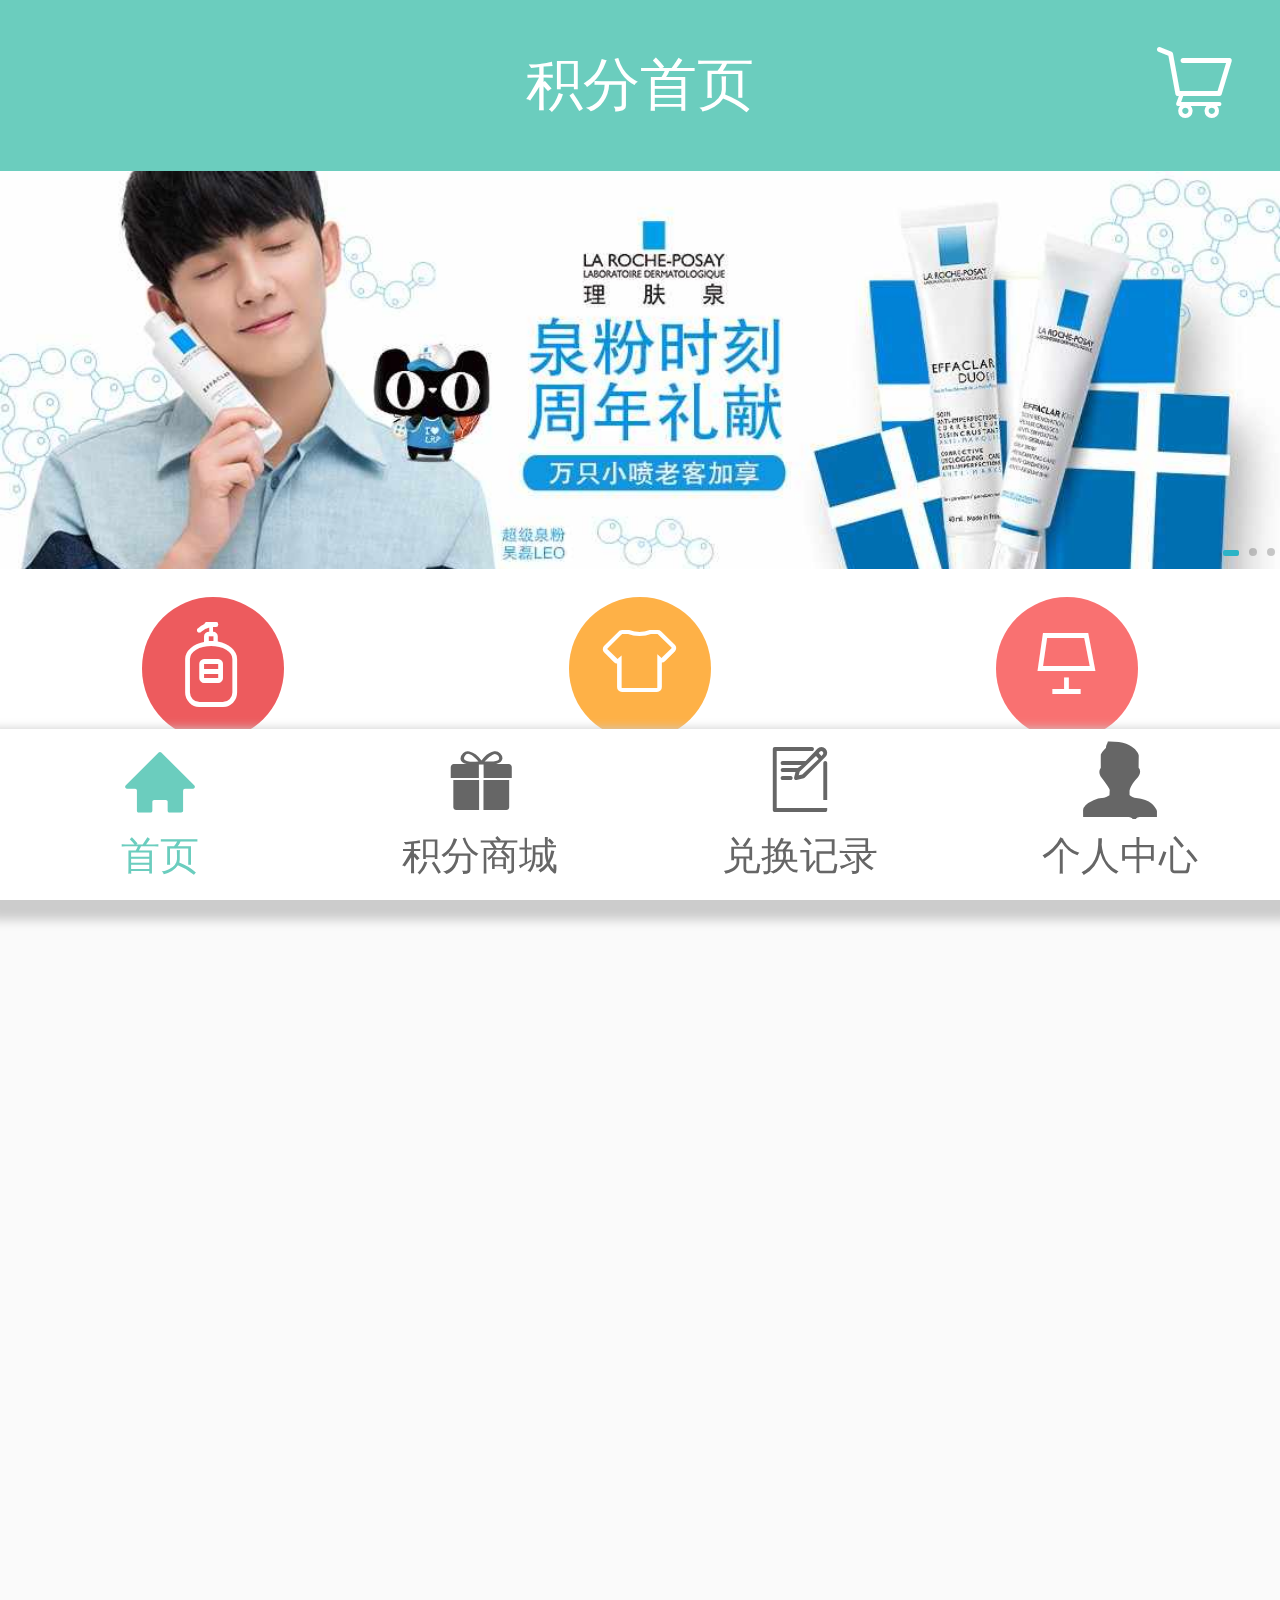
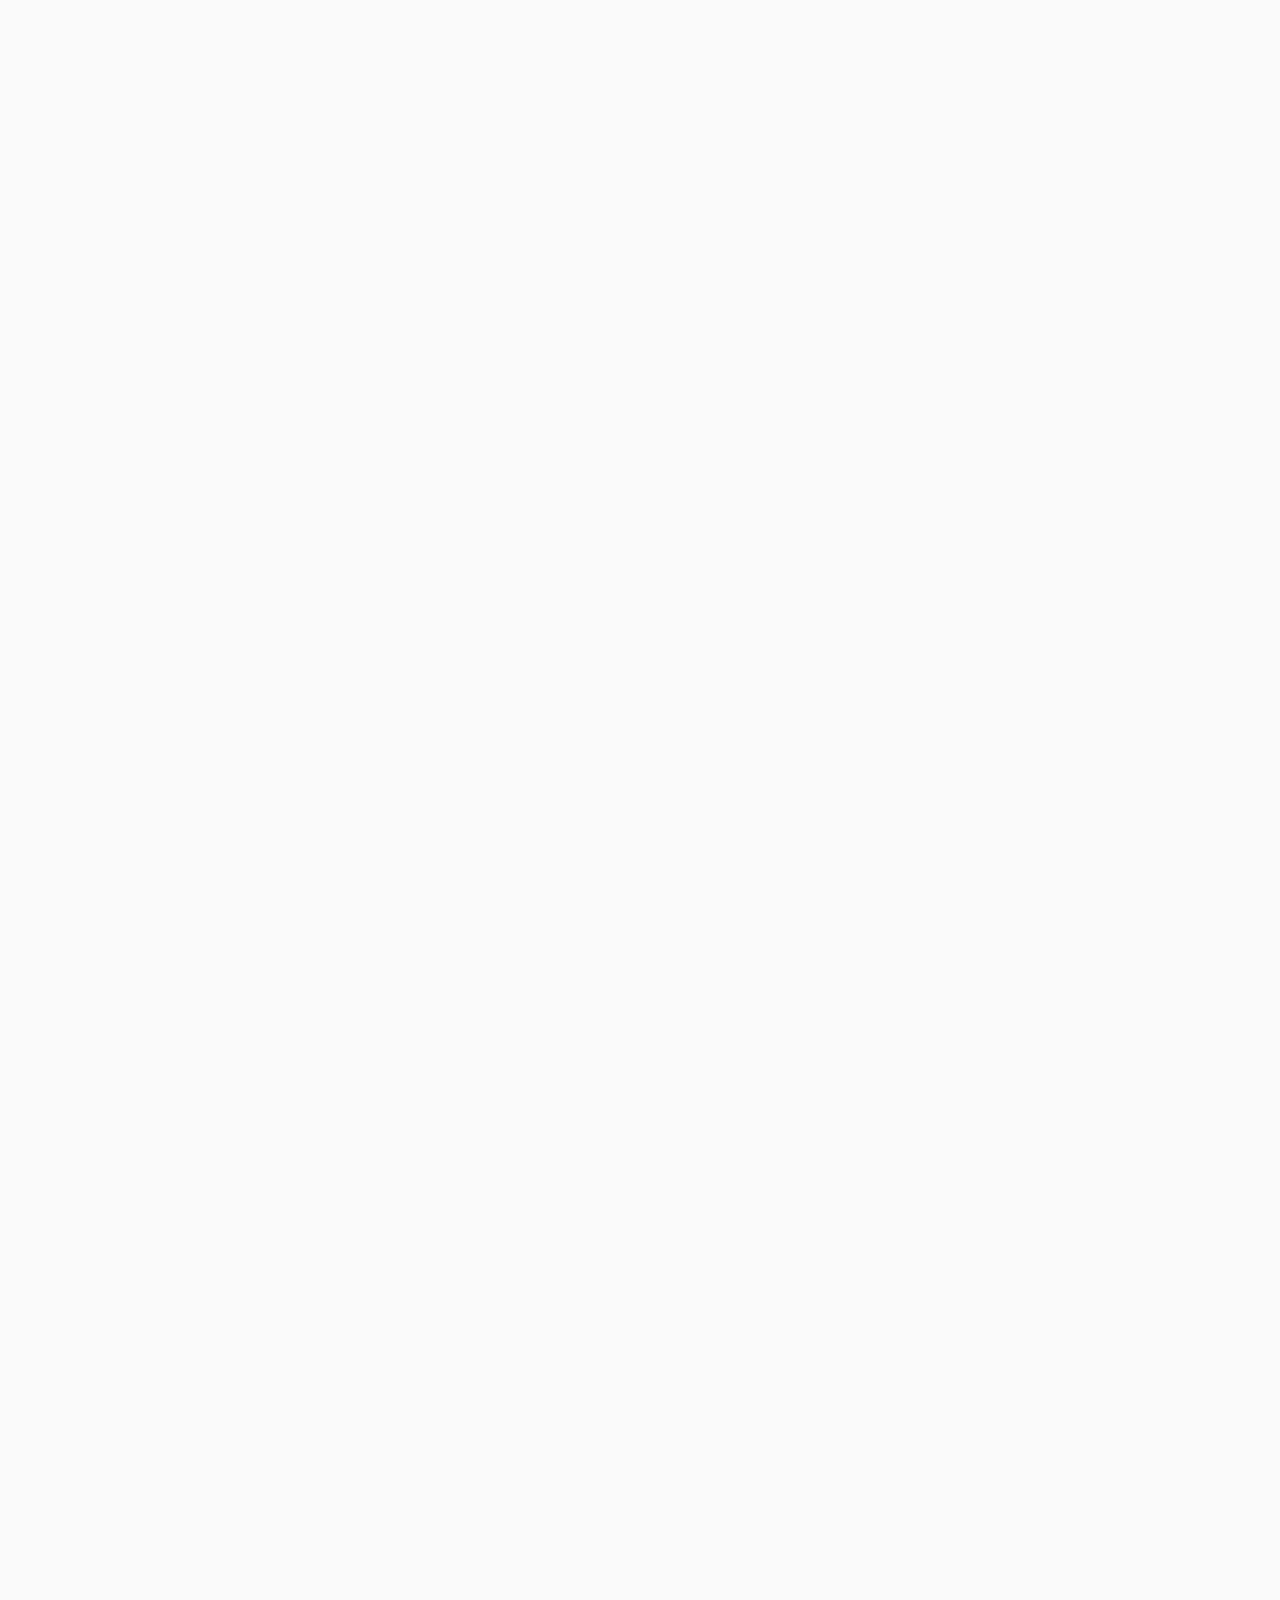
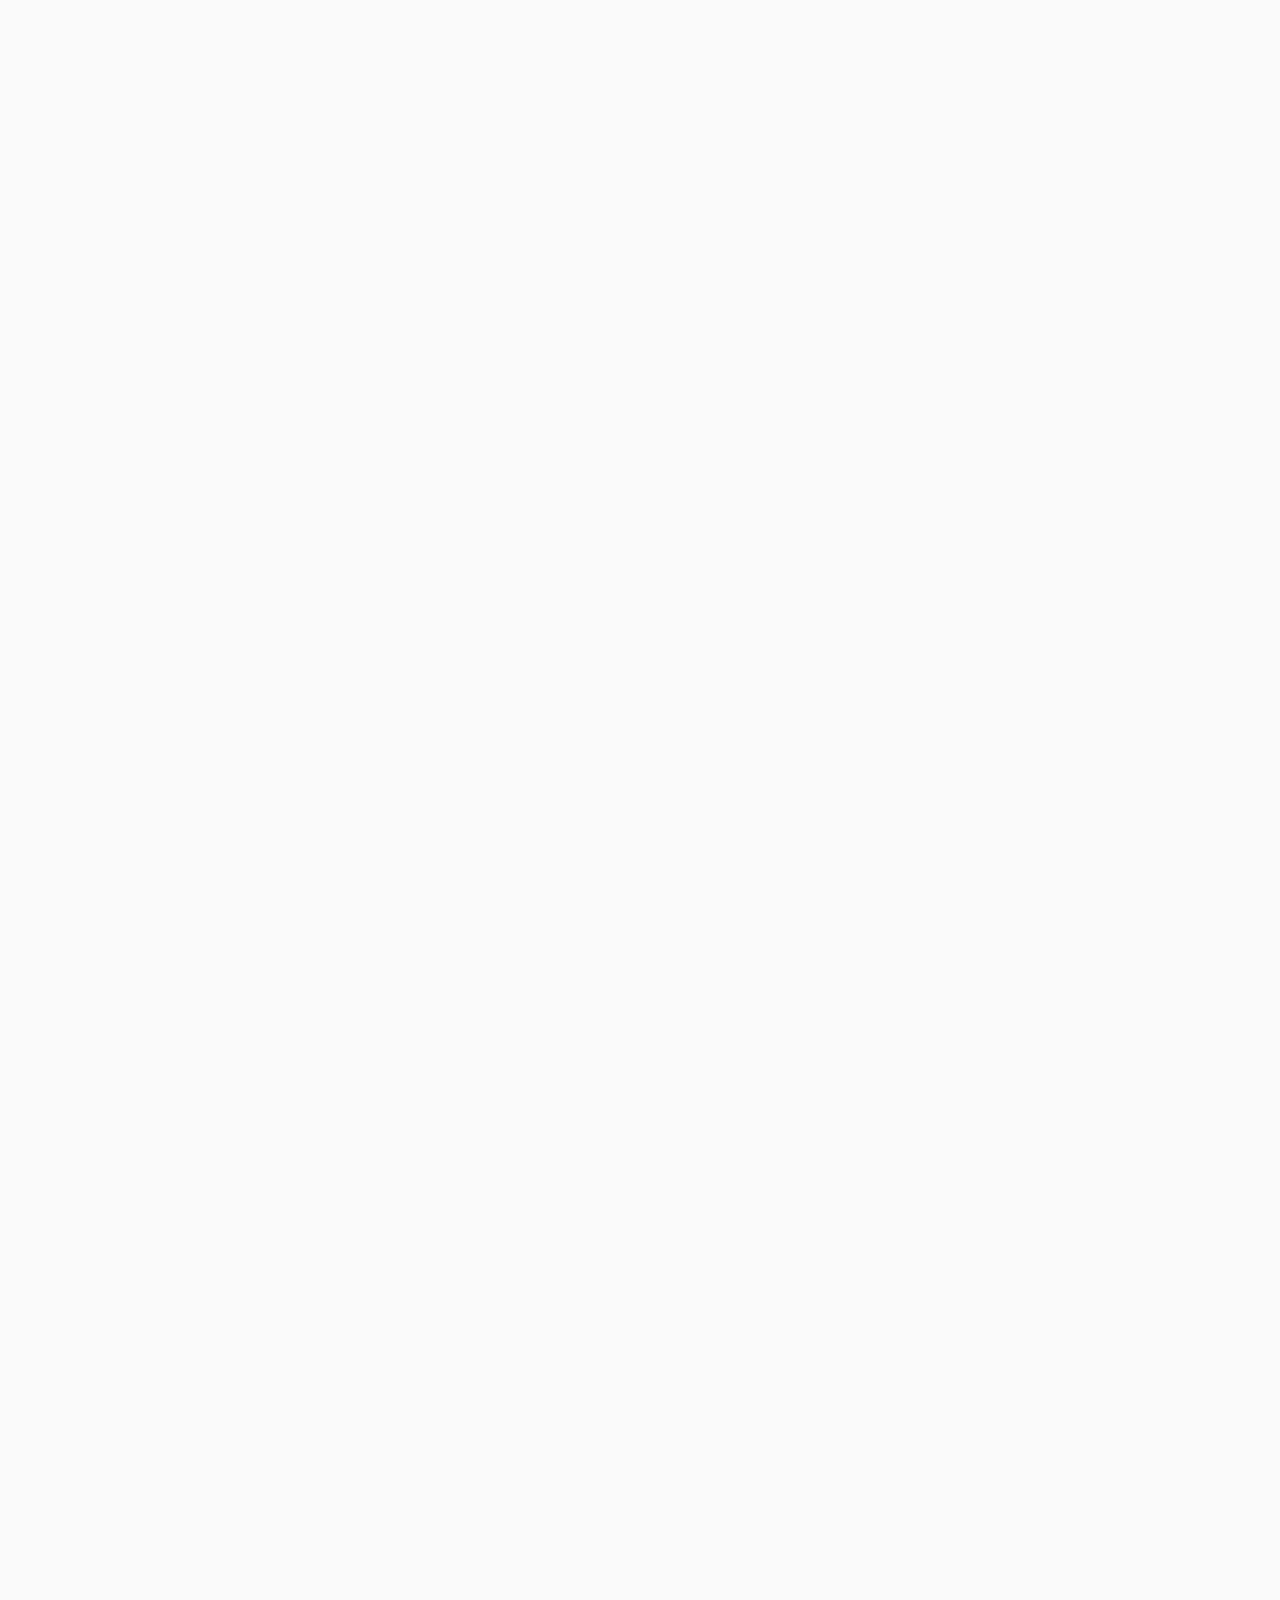
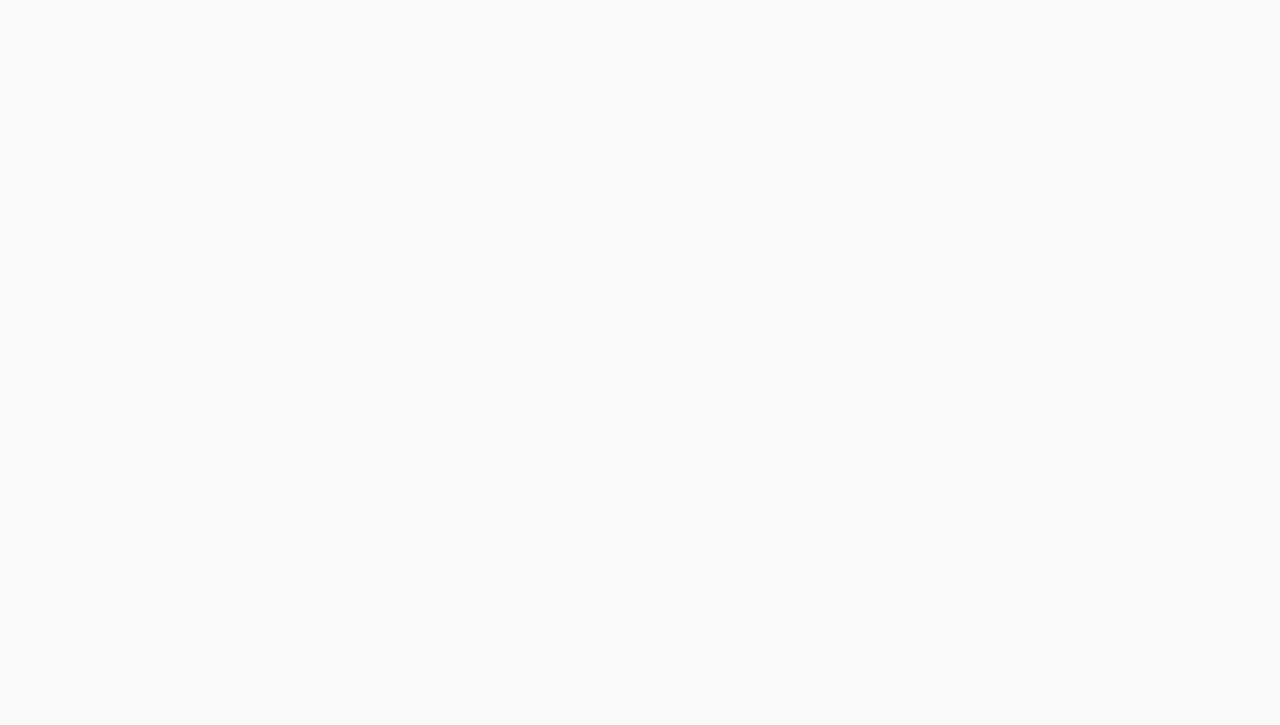
<file: index.html>
<!DOCTYPE html>
<html lang="en">
<head>
    <meta charset="UTF-8">
    <meta name="viewport" content="width=device-width, initial-scale=1,user-scalable=0,minimum-scale=1,maximum-scale=1">
    <title>积分首页</title>
    <script src="lib/jquery.min.js"></script>
    <script src="lib/swiper.jquery.min.js"></script>
    <script src="js/commen.js"></script>
    <link rel="stylesheet" href="icon-font/iconfont.css">
    <link rel="stylesheet" href="css/swiper.min.css">
    <link rel="stylesheet" href="css/style.css">
    <style>
        /*重定义插件滑动插件swiper的样式*/
        .swiper-pagination{
            text-align: right;
        }
        .swiper-container-horizontal>.swiper-pagination-bullets{
            bottom : 0;
        }
        .swiper-pagination-bullet-active{
            background-color: #2cb3c6;
            width:16px;
            height: 6px;
            margin-bottom: 2px;
            -webkit-border-radius: 2px;
            -moz-border-radius:2px;
            border-radius: 2px;
        }
    </style>
</head>
<body style="background-color: #fafafa;">
<a name="top"></a>
<div id="contain">
    <header id="layout-head">
        <div>
            积分首页
        </div>
        <div id="layout-headbtn">
            <a href="html/shoppingcar.html">
                <i class="icon iconfont icon-gouwuche"></i>
            </a>
        </div>
    </header>

    <div id="layout-content">
        <section id="cb-banner">
            <div class="swiper-container">
                <div class="swiper-wrapper">
                    <div class="swiper-slide">
                        <a href="">
                            <img src="images/banner1.jpg" alt="首页banner图1">
                        </a>
                    </div>
                    <div class="swiper-slide">
                        <a href="">
                            <img src="images/banner2.jpg" alt="首页banner图2">
                        </a>
                    </div>
                    <div class="swiper-slide">
                        <a href="">
                            <img src="images/banner3.jpg" alt="首页banner图3">
                        </a>
                    </div>
                </div>
                <!-- 分页器 -->
                <div class="swiper-pagination"></div>
            </div>
        </section>
        <nav id="cb-nav">
            <ul class="clear">
                <li class="cb-nav-item">
                    <a href="">
                        <div class="cb-nav-circle nav-color1">
                            <span class="icon iconfont icon-1"></span>
                        </div>
                        <p>个人护理</p>
                    </a>
                </li>
                <li class="cb-nav-item">
                    <a href="">
                        <div class="cb-nav-circle nav-color2">
                            <span class="icon iconfont icon-fuzhuang"></span>
                        </div>
                        <p>男女装</p>
                    </a>
                </li>
                <li class="cb-nav-item">
                    <a href="">
                        <div class="cb-nav-circle nav-color3">
                            <span class="icon iconfont icon-jiaju"></span>
                        </div>
                        <p>家居家装</p>
                    </a>
                </li>
                <li class="cb-nav-item">
                    <a href="">
                        <div class="cb-nav-circle nav-color4">
                            <span class="icon iconfont icon-muying2"></span>
                        </div>
                        <p>母婴</p>
                    </a>
                </li>
                <li class="cb-nav-item">
                    <a href="">
                        <div class="cb-nav-circle nav-color5">
                            <span class="icon iconfont icon-shipin"></span>
                        </div>
                        <p>食品</p>
                    </a>
                </li>
                <li class="cb-nav-item">
                    <a href="">
                        <div class="cb-nav-circle nav-color6">
                            <span class="icon iconfont icon-xiebao"></span>
                        </div>
                        <p>鞋包</p>
                    </a>
                </li>
            </ul>
        </nav>
        <section id="cb-notice" class="clear">
            <div class="cb-notice-tit">消息</div>
            <ul id="cb-notice-list">
                <li>
                    <a href="">进口奢侈品,千元任你选</a>
                </li>
                <li>
                    <a href="">百元大促销,只选你想要的</a>
                </li>
                <li>
                    <a href="">母亲节大钜惠,给妈妈一个不一样的母亲节!</a>
                </li>
                <li>
                    <a href="">母婴上新品</a>
                </li>
                <li>
                    <a href="">脑洞打开,一个足球教练的传奇故事</a>
                </li>
            </ul>
        </section>

        <section class="cb-content">
            <div id="cbc-item1">
                <div class="item-tit">
                    <span>热销产品</span> <a class="linktomore" href="">更多</a>
                </div>
                <ul class="item-box clear">
                    <li class="item p1">
                        <div class="cb-p1img">
                            <a href="">
                                <img src="images/cb-p01.jpg" alt="【京东超市】所望 SOMANG 牛奶身体护理4件套（沐浴露750ml+身体乳500ml+沐浴身体50ml*2）">
                            </a>
                        </div>
                        <div class="cb-p1text clear">
                            <p class="product-tit">SOMANG 牛奶身体护理4件套</p>
                            <div class="btn-box clear">
                                <span>89分</span>
                                <a href="">兑换</a>
                            </div>
                        </div>
                    </li>
                    <li class="item p2p3">
                        <ul>
                            <li class="p2 clear">
                                <div class="cb-p2img">
                                    <a href="">
                                        <img src="images/cb-p02.jpg" alt="魅族（MEIZU） 魅蓝note5">
                                    </a>
                                </div>
                                <div class="cb-p2text">
                                    <a href="">
                                        <p class="product-tit">魅族（MEIZU） 魅蓝note5</p>
                                    </a>
                                    <div class="btn-box">
                                        <p class="clear"><span>1099分</span></p>
                                        <p class="clear"><a href="">兑换</a></p>
                                    </div>
                                </div>
                            </li>
                            <li class="p3 clear">
                                <div class="cb-p3img">
                                    <a href="">
                                        <img src="images/cb-p03.jpg" alt="">
                                    </a>
                                </div>
                                <div class="cb-p3text">
                                    <p class="product-tit">知名品牌纯棉床上用品</p>
                                    <div class="btn-box">
                                        <p class="clear"><span>5000分</span></p>
                                        <p class="clear"><a href="">兑换</a></p>
                                    </div>
                                </div>
                            </li>
                        </ul>
                    </li>
                </ul>
            </div>
            <div id="cbc-item2">
                <div class="item-tit">
                    <span>优选清单</span> <a class="linktomore" href="">更多</a>
                </div>
                <ul class="item2ul clear">
                    <li class="item">
                        <a href="">
                            <div class="cb-p4img">
                                <img src="images/cb-p04.jpg" alt="BOLUMAS女包2017迷你新款小手提包日韩版单肩斜挎包女欧美小方包 红色">
                            </div>
                            <p class="product-tit">BOLUMAS女包2017迷你新款小手提包日韩版单肩斜挎包女欧美小方包 红色</p>
                        </a>
                        <div class="btn-box">
                            <span>99分</span>
                            <a href="">兑换</a>
                        </div>
                    </li>
                    <li class="item">
                        <a href="">
                            <div class="cb-p5img">
                                <img src="images/cb-p05.jpg" alt="吉禾伊嘉棒球服外套女2017春装新款女装韩版修身甜美纯色夹克短外套女6319082 豆绿色 L-1">
                            </div>
                            <p class="product-tit">吉禾伊嘉棒球服外套女2017春装新款女装韩版修身甜美纯色夹克短外套女6319082 豆绿色 L-1</p>
                        </a>
                        <div class="btn-box">
                            <span>118分</span>
                            <a href="">兑换</a>
                        </div>
                    </li>
                    <li class="item">
                        <a href="">
                            <div class="cb-p6img">
                                <img src="images/cb-p06.jpg" alt="【京东超市】洁柔（C&S）卷纸 卫生纸 蓝面子卷纸卫生纸140g（27卷装）">
                            </div>
                            <p class="product-tit">【京东超市】洁柔（C&S）卷纸 卫生纸 蓝面子卷纸卫生纸140g（27卷装）</p>
                        </a>
                        <div class="btn-box">
                            <span>59分</span>
                            <a href="">兑换</a>
                        </div>
                    </li>
                    <li class="item">
                        <a href="">
                            <div class="cb-p6img">
                                <img src="images/cb-p04.jpg" alt="【京东超市】洁柔（C&S）卷纸 卫生纸 蓝面子卷纸卫生纸140g（27卷装）">
                            </div>
                            <p class="product-tit">【京东超市】洁柔（C&S）卷纸 卫生纸 蓝面子卷纸卫生纸140g（27卷装）</p>
                        </a>
                        <div class="btn-box">
                            <span>59分</span>
                            <a href="">兑换</a>
                        </div>
                    </li>
                    <li class="item">
                        <a href="">
                            <div class="cb-p6img">
                                <img src="images/cb-p04.jpg" alt="【京东超市】洁柔（C&S）卷纸 卫生纸 蓝面子卷纸卫生纸140g（27卷装）">
                            </div>
                            <p class="product-tit">【京东超市】洁柔（C&S）卷纸 卫生纸 蓝面子卷纸卫生纸140g（27卷装）</p>
                        </a>
                        <div class="btn-box">
                            <span>5000分</span>
                            <a href="">兑换</a>
                        </div>
                    </li>
                </ul>
            </div>
            <div id="foot-info">
                <div class="link">
                    <table>
                        <tr>
                            <td>
                                <a id="signin" href="">登陆</a>
                            </td>
                            <td>
                                <a id="totop" href="#top">回到顶部</a>
                            </td>
                        </tr>
                    </table>
                </div>
                <div class="copyright">Copyright &copy; 2017 www.xxx.com版权</div>
            </div>
        </section>

    </div>
    <footer id="layout-foottab">
        <ul class="clear">
            <li class="active">
                <a href="#">
                    <span class="icon iconfont icon-icon"></span>
                    <div>首页</div>
                </a>
            </li>
            <li>
                <a href="html/productlist.html">
                    <span class="icon iconfont icon-gift1"></span>
                    <div>积分商城</div>
                </a>
            </li>
            <li>
                <a href="html/record.html">
                    <span class="icon iconfont icon-cloud-record"></span>
                    <div>兑换记录</div>
                </a>
            </li>
            <li>
                <a href="html/usercenter.html">
                    <span class="icon iconfont icon-person"></span>
                    <div>个人中心</div>
                </a>
            </li>
        </ul>
    </footer>
</div>
</body>
<script>
    //首页banner
    var mySwiper = new Swiper('.swiper-container', {
        direction: 'horizontal',
        loop: true,
        // 如果需要分页器
        pagination: '.swiper-pagination',
        //三秒钟自动播放
        autoplay: 3000
    })
</script>
<script>
    //滚动消息通知
    $(function () {
        //获得当前<ul>
        var $uList = $("#cb-notice-list");
        var timer = null;
        //触摸清空定时器
        $uList.hover(function () {
            clearInterval(timer);
        }, function () {//离开启动定时器
            timer = setInterval(function () {
                scrollList($uList);
            }, 2000);
        }).trigger("mouseleave"); //自动触发触摸事件
        //滚动动画
        function scrollList(obj) {
            //获得当前<li>的高度
            var scrollHeight = $(obj).height();
            //滚动出一个<li>的高度
            $uList.stop().animate({marginTop: -scrollHeight}, 600, function () {
                //动画结束后，将当前<ul>marginTop置为初始值0状态，再将第一个<li>拼接到末尾。
                $uList.css({marginTop: 0}).find("li:first").appendTo($uList);
            });
        }


        //优选清单列表数据为基数时最后一个空位处理
        var itemnum = $(".item2ul").children().length;
        if(itemnum % 2){
            $(".item2ul").append('<li class="item toproductlist"><a href="">了解更多>></a></li>');
        }

    });
</script>
</html>
</file>
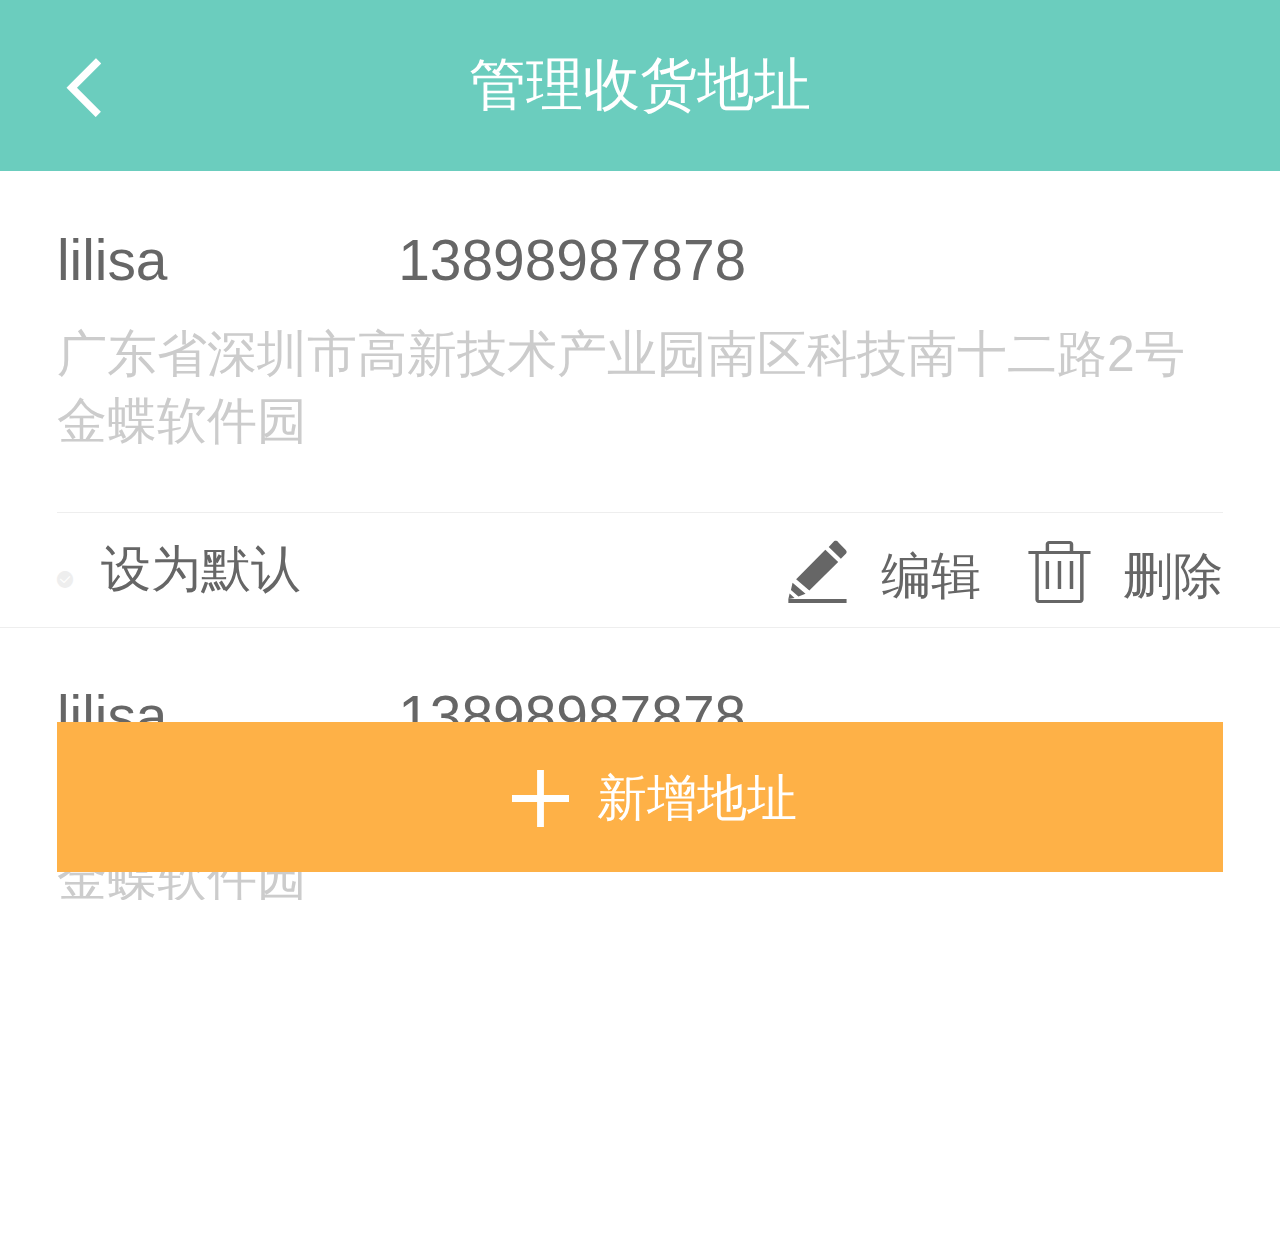
<file: html/address.html>
<!DOCTYPE html>
<html lang="en">
<head>
    <meta charset="UTF-8">
    <meta name="viewport" content="width=device-width, initial-scale=1,user-scalable=0,minimum-scale=1,maximum-scale=1">
    <title>管理收货地址</title>
    <script src="../lib/jquery.min.js"></script>
    <script src="../js/commen.js"></script>
    <script src="../lib/layer_mobile/layer.js"></script>
    <link rel="stylesheet" href="../lib/layer_mobile/need/layer.css">
    <link rel="stylesheet" href="../icon-font/iconfont.css">
    <link rel="stylesheet" href="../css/style.css">
</head>
<body id="address">
<a name="top"></a>
<div id="contain">
    <header id="layout-head">
        <div id="backbtn">
            <a href="javascript:history.go(-1);">
                <span class="icon iconfont icon-fanhui"></span>
            </a>
        </div>
        <div>
            管理收货地址
        </div>
    </header>
    <div id="layout-content">
        <ul id="address-main">
            <li class="a-item">
                <div class="a-info">
                    <div class="clear">
                        <span class="name">lilisa</span>
                        <span class="phone">13898987878</span>
                    </div>
                    <div class="address">
                        广东省深圳市高新技术产业园南区科技南十二路2号金蝶软件园
                    </div>
                </div>
                <div class="a-editbar clear">
                    <div class="choosebtn">
                        <span class="icon iconfont icon-wuuiconxuan"></span>设为默认
                    </div>
                    <div class="dele" onclick="dodele(this)">
                        <span class="icon iconfont icon-iconfontshanchu"></span>删除
                    </div>
                    <div class="edit">
                        <a href="editaddress.html">
                            <span class="icon iconfont icon-bianji1"></span>编辑
                        </a>
                    </div>
                </div>
            </li>
            <li class="a-item">
                <div class="a-info">
                    <div class="clear">
                        <span class="name">lilisa</span>
                        <span class="phone">13898987878</span>
                    </div>
                    <div class="address">
                        广东省深圳市高新技术产业园南区科技南十二路2号金蝶软件园
                    </div>
                </div>
                <div class="a-editbar clear">
                    <div class="choosebtn">
                        <span class="icon iconfont icon-wuuiconxuan"></span>设为默认
                    </div>
                    <div class="dele" onclick="dodele(this)">
                        <span class="icon iconfont icon-iconfontshanchu"></span>删除
                    </div>
                    <div class="edit">
                        <a href="editaddress.html">
                            <span class="icon iconfont icon-bianji1"></span>编辑
                        </a>
                    </div>
                </div>
            </li>
        </ul>
    </div>
    <footer>
        <a href="editaddress.html">
            <div class="a-addnew">
                <span class="icon iconfont icon-add1"></span>新增地址
            </div>
        </a>
    </footer>
</div>

<script>
    //选择默认地址
    $(function () {
        $(".choosebtn").click(function () {
            if($(this).children(".icon").hasClass("active")){
                $(this).children(".icon").removeClass("active");
            }else{
                $(".choosebtn").children(".icon").removeClass("active");
                $(this).children(".icon").addClass("active");
            }

        })
    });

    //删除选中地址
    function dodele(obj) {
        var ele = $(obj).parent().parent();
        var flag = false;
        layer.open({
            content: '您确定要删除吗？'
            ,btn: ['删除', '取消']
            ,yes: function(index){
                $(ele).remove();
                layer.close(index);
            }
        });
    };
</script>
</body>
</html>
</file>
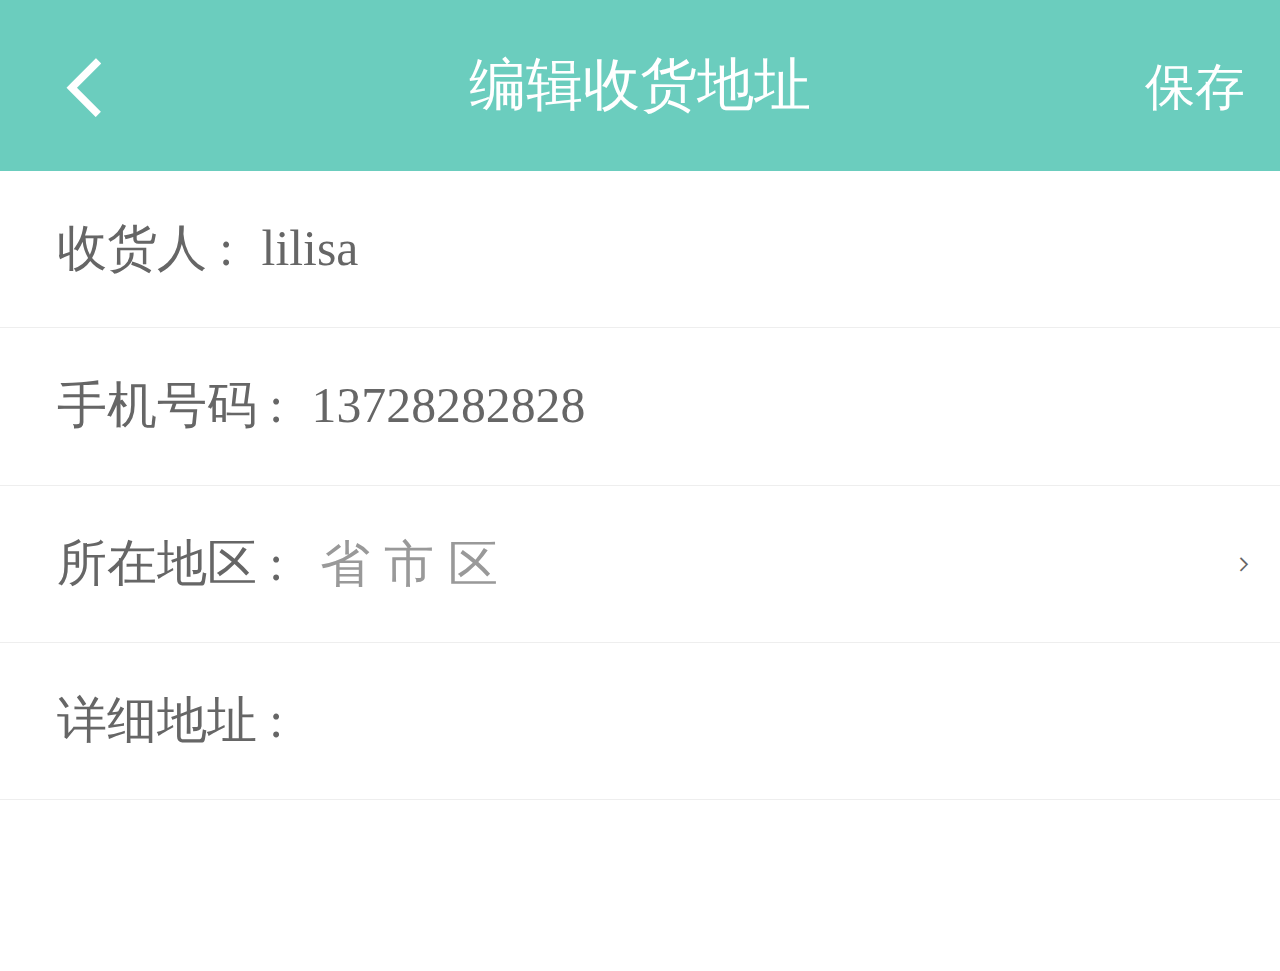
<file: html/editaddress.html>
<!DOCTYPE html>
<html lang="en">
<head>
    <meta charset="UTF-8">
    <meta name="viewport" content="width=device-width, initial-scale=1,user-scalable=0,minimum-scale=1,maximum-scale=1">
    <title>编辑收货地址</title>
    <script src="../lib/jquery.min.js"></script>
    <script src="../js/commen.js"></script>
    <script src="../lib/layer_mobile/layer.js"></script>
    <link rel="stylesheet" href="../lib/layer_mobile/need/layer.css">
    <link rel="stylesheet" href="../icon-font/iconfont.css">
    <link rel="stylesheet" href="../css/style.css">
    <link rel="stylesheet" href="../css/layout.min.css">
    <link rel="stylesheet" href="../css/scs.min.css">
    <script src="../lib/jquery.scs.min.js"></script>
    <script src="../lib/CNAddrArr.min.js"></script>
</head>
<body id="address">
<a name="top"></a>
<div id="contain">
    <header id="layout-head">
        <div id="backbtn">
            <a href="javascript:history.go(-1);">
                <span class="icon iconfont icon-fanhui"></span>
            </a>
        </div>
        <div>
            编辑收货地址
        </div>
        <div id="layout-headbtn">
            <a href="">
                <i class="btn">
                    保存
                </i>
            </a>
        </div>
    </header>
    <div id="layout-content">
        <ul>
            <li class="ea-item">
                <span>收货人 :</span>
                <div class="ea-username">lilisa</div>
            </li>
            <li class="ea-item">
                <span>手机号码 :</span>
                <div class="ea-phone">13728282828</div>
            </li>
            <li class="ea-item">
                <span>所在地区 :</span>
                <div class="ea-citybox">
                    <input type="text" class="ea-city" readonly placeholder="省 市 区" id="myAddrs" name="addr" data-key="4-84-1298" value="">
                </div>
                <span class="icon iconfont icon-xiangyou"></span>
            </li>
            <li class="ea-item">
                <span>详细地址 :</span>
                <div class="addressdetail">
                    <input type="text">
                </div>
            </li>
        </ul>
    </div>
</div>

<script>

    //地址选择插件
    $(function() {
        /**
         * 通过数组id获取地址列表数组
         *
         * @param {Number} id
         * @return {Array}
         */
        function getAddrsArrayById(id) {
            var results = [];
            if (addr_arr[id] != undefined)
                addr_arr[id].forEach(function(subArr) {
                    results.push({
                        key: subArr[0],
                        val: subArr[1]
                    });
                });
            else {
                return;
            }
            return results;
        }
        /**
         * 通过开始的key获取开始时应该选中开始数组中哪个元素
         *
         * @param {Array} StartArr
         * @param {Number|String} key
         * @return {Number}
         */
        function getStartIndexByKeyFromStartArr(startArr, key) {
            var result = 0;
            if (startArr != undefined)
                startArr.forEach(function(obj, index) {
                    if (obj.key == key) {
                        result = index;
                        return false;
                    }
                });
            return result;
        }

        //bind the click event for 'input' element
        $("#myAddrs").click(function() {
            var PROVINCES = [],
                    startCities = [],
                    startDists = [];
            //Province data，shall never change.
            addr_arr[0].forEach(function(prov) {
                PROVINCES.push({
                    key: prov[0],
                    val: prov[1]
                });
            });
            //init other data.
            var $input = $(this),
                    dataKey = $input.attr("data-key"),
                    provKey = 1, //default province 北京
                    cityKey = 36, //default city 北京
                    distKey = 37, //default district 北京东城区
                    distStartIndex = 0, //default 0
                    cityStartIndex = 0, //default 0
                    provStartIndex = 0; //default 0

            if (dataKey != "" && dataKey != undefined) {
                var sArr = dataKey.split("-");
                if (sArr.length == 3) {
                    provKey = sArr[0];
                    cityKey = sArr[1];
                    distKey = sArr[2];

                } else if (sArr.length == 2) { //such as 台湾，香港 and the like.
                    provKey = sArr[0];
                    cityKey = sArr[1];
                }
                startCities = getAddrsArrayById(provKey);
                startDists = getAddrsArrayById(cityKey);
                provStartIndex = getStartIndexByKeyFromStartArr(PROVINCES, provKey);
                cityStartIndex = getStartIndexByKeyFromStartArr(startCities, cityKey);
                distStartIndex = getStartIndexByKeyFromStartArr(startDists, distKey);
            }
            var navArr = [{//3 scrollers, and the title and id will be as follows:
                title: "省",
                id: "scs_items_prov"
            }, {
                title: "市",
                id: "scs_items_city"
            }, {
                title: "区",
                id: "scs_items_dist"
            }];
            SCS.init({
                navArr: navArr,
                onOk: function(selectedKey, selectedValue) {
                    $input.val(selectedValue).attr("data-key", selectedKey);
                }
            });
            var distScroller = new SCS.scrollCascadeSelect({
                el: "#" + navArr[2].id,
                dataArr: startDists,
                startIndex: distStartIndex
            });
            var cityScroller = new SCS.scrollCascadeSelect({
                el: "#" + navArr[1].id,
                dataArr: startCities,
                startIndex: cityStartIndex,
                onChange: function(selectedItem, selectedIndex) {
                    distScroller.render(getAddrsArrayById(selectedItem.key), 0); //re-render distScroller when cityScroller change
                }
            });
            var provScroller = new SCS.scrollCascadeSelect({
                el: "#" + navArr[0].id,
                dataArr: PROVINCES,
                startIndex: provStartIndex,
                onChange: function(selectedItem, selectedIndex) { //re-render both cityScroller and distScroller when provScroller change
                    cityScroller.render(getAddrsArrayById(selectedItem.key), 0);
                    distScroller.render(getAddrsArrayById(cityScroller.getSelectedItem().key), 0);
                }
            });
        });
    });
</script>
</body>
</html>
</file>
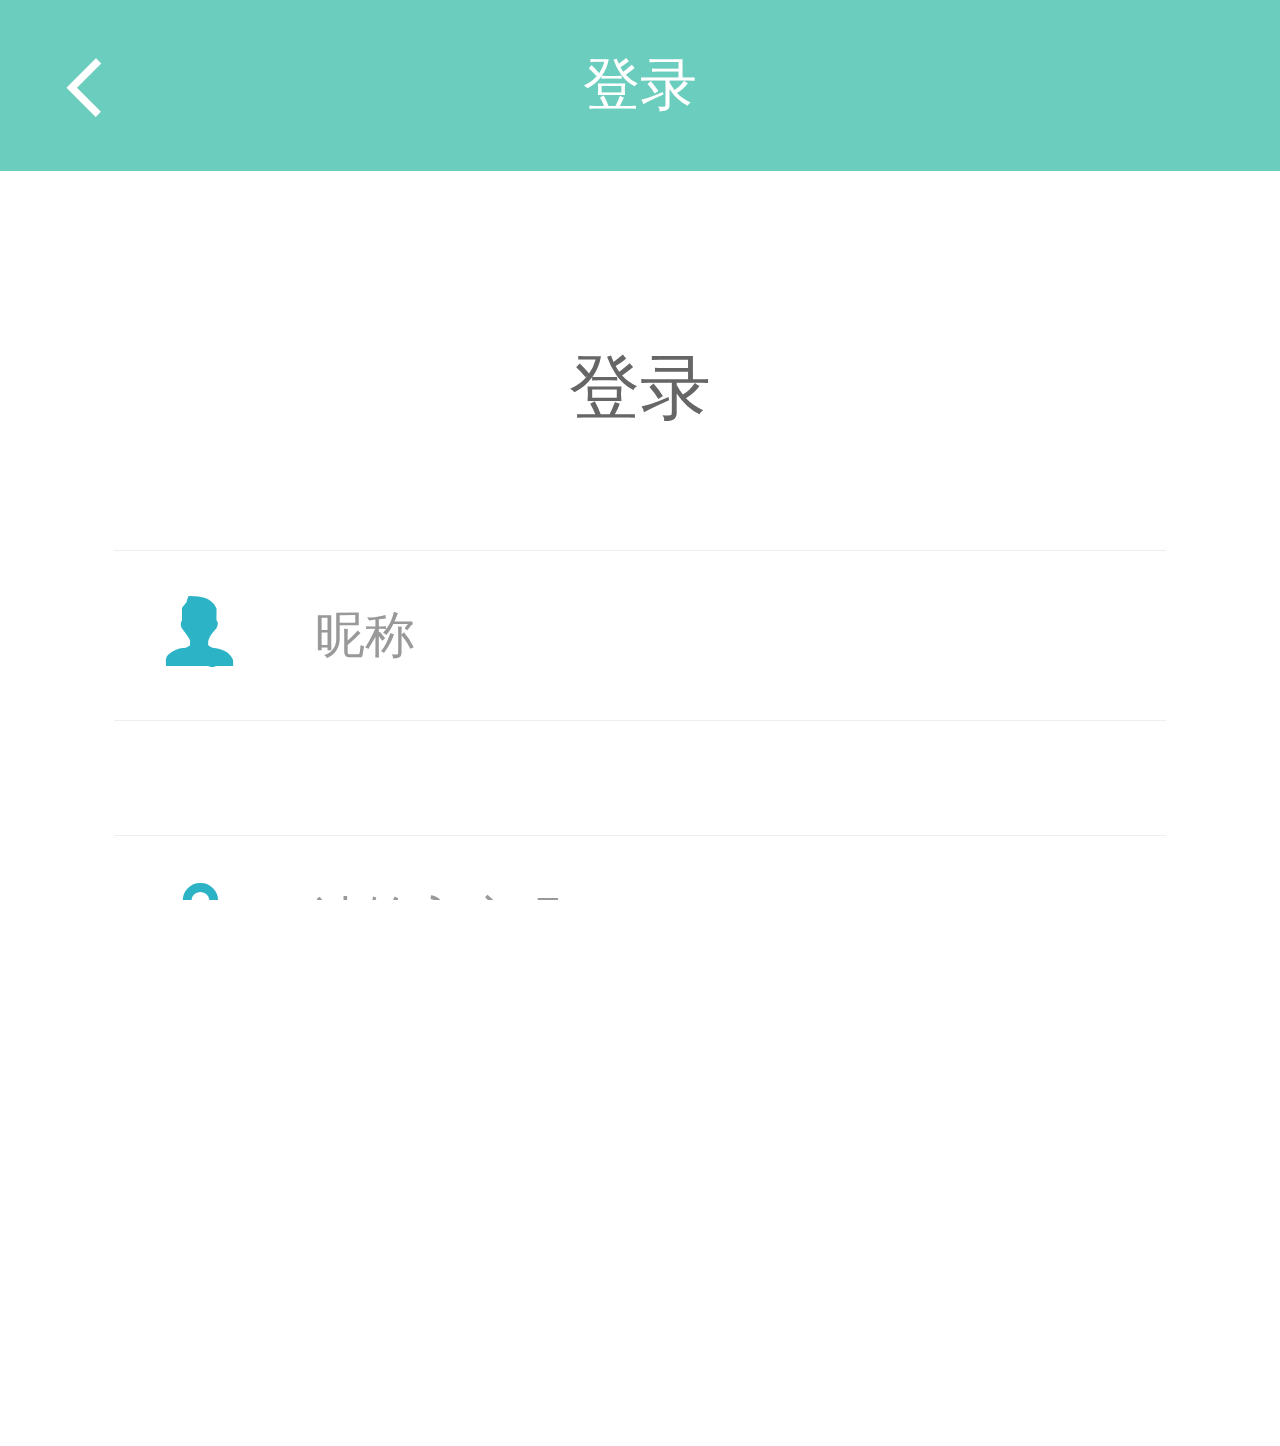
<file: html/login.html>
<!DOCTYPE html>
<html lang="en">
<head>
    <meta charset="UTF-8">
    <meta name="viewport" content="width=device-width, initial-scale=1,user-scalable=0,minimum-scale=1,maximum-scale=1">
    <title>请登录</title>
    <script src="../lib/jquery.min.js"></script>
    <script src="../js/commen.js"></script>
    <script src="../lib/layer_mobile/layer.js"></script>
    <link rel="stylesheet" href="../lib/layer_mobile/need/layer.css">
    <link rel="stylesheet" href="../icon-font/iconfont.css">
    <link rel="stylesheet" href="../css/style.css">
</head>
<body id="login">
<a name="top"></a>
<div id="contain">
    <header id="layout-head">
        <div id="backbtn">
            <a href="javascript:history.go(-1);">
                <span class="icon iconfont icon-fanhui"></span>
            </a>
        </div>
        <div>
            登录
        </div>
    </header>
    <div id="layout-content">
        <div class="login-tit">
            登录
        </div>
        <div id="login-info">
            <div>
                <span class="icon iconfont icon-person"></span>
                <input name="uname" type="text" placeholder="昵称">
            </div>
            <div>
                <span class="icon iconfont icon-mima"></span>
                <input name="psw" type="text" placeholder="请输入密码">
            </div>
        </div>
        <div class="login-btn">
            <a href="">
                积分兑换,马上体验 <span class="icon iconfont icon-shou"></span>
            </a>
        </div>
    </div>
</div>
<script>
    $("input").focus(function () {
        $(this).prop("placeholder","");
    });
    $("input[name = 'uname']").blur(function () {
        if(!$(this).val() || $(this).val() == ' '){
            $(this).prop("placeholder","昵称");
        }
    });
    $("input[name = 'psw']").blur(function () {
        if(!$(this).val() || $(this).val() == ' '){
            $(this).prop("placeholder","请输入密码");
        }
    });
</script>
</body>
</html>
</file>
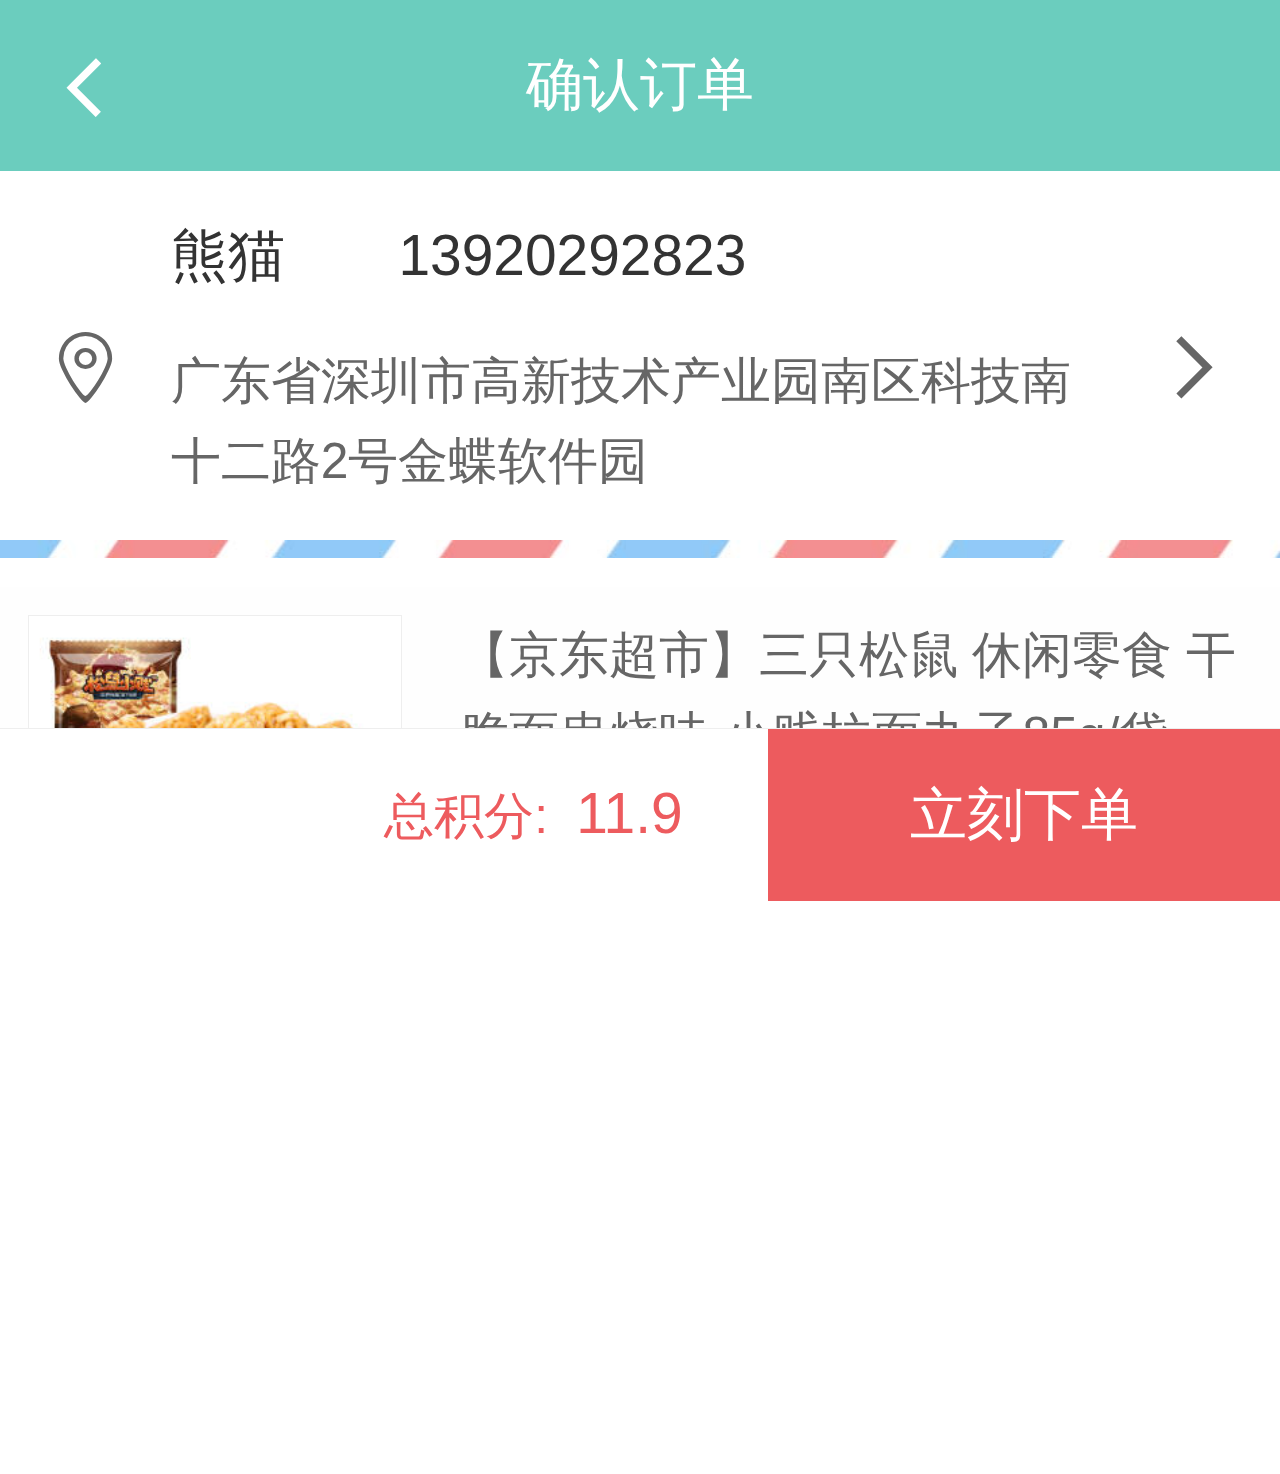
<file: html/order.html>
<!DOCTYPE html>
<html lang="en">
<head>
    <meta charset="UTF-8">
    <meta name="viewport" content="width=device-width, initial-scale=1,user-scalable=0,minimum-scale=1,maximum-scale=1">
    <title>确认订单</title>
    <script src="../lib/jquery.min.js"></script>
    <script src="../js/commen.js"></script>
    <script src="../lib/layer_mobile/layer.js"></script>
    <link rel="stylesheet" href="../lib/layer_mobile/need/layer.css">
    <link rel="stylesheet" href="../icon-font/iconfont.css">
    <link rel="stylesheet" href="../css/style.css">
</head>
<body style="background-color: #fff;">
<a name="top"></a>
<div id="contain">
    <header id="layout-head">
        <div id="backbtn">
            <a href="javascript:history.go(-1);">
                <span class="icon iconfont icon-fanhui"></span>
            </a>
        </div>
        <div>
            确认订单
        </div>
    </header>
    <div id="layout-content">
        <div class="o-userinfo">
            <span class="icon iconfont icon-dingwei"></span>
            <div class="infobox">
                <p class="o-usertit"><span class="o-uname">熊猫</span><span class="o-uphone">13920292823</span></p>
                <p class="o-address">广东省深圳市高新技术产业园南区科技南十二路2号金蝶软件园</p>
            </div>
            <a href="address.html">
                <span id="toaddress" class="icon iconfont icon-xiangyou"></span>
            </a>
            <img src="../images/post.jpg" alt="">
        </div>
        <div class="o-infobox">
            <div class="o-imgbox">
                <img src="../images/pl-e01.jpg" alt="【京东超市】三只松鼠 休闲零食 干脆面串烧味 小贱拉面丸子85g/袋">
            </div>
            <div class="o-textbox">
                <p class="product-tit">【京东超市】三只松鼠 休闲零食 干脆面串烧味 小贱拉面丸子85g/袋</p>
                <div>
                    <div class="o-points"><span>11.9</span>积分</div>
                    <div class="o-pnumis">×<span class="o-pnum">1</span></div>
                </div>
            </div>
        </div>
        <div class="o-resultlist">
            <ul>
                <li class="clear">
                    积分总数<span><i>11.9</i>积分</span>
                </li>
                <li class="clear">
                    运费<span>¥<i>0.00</i></span>
                </li>
            </ul>
        </div>
        <div id="o-submit">
            <div id="o-submitbtn">立刻下单</div>
            <div id="o-tottle">总积分: <span>11.9</span></div>
        </div>
    </div>
</div>
</body>
</html>
</file>
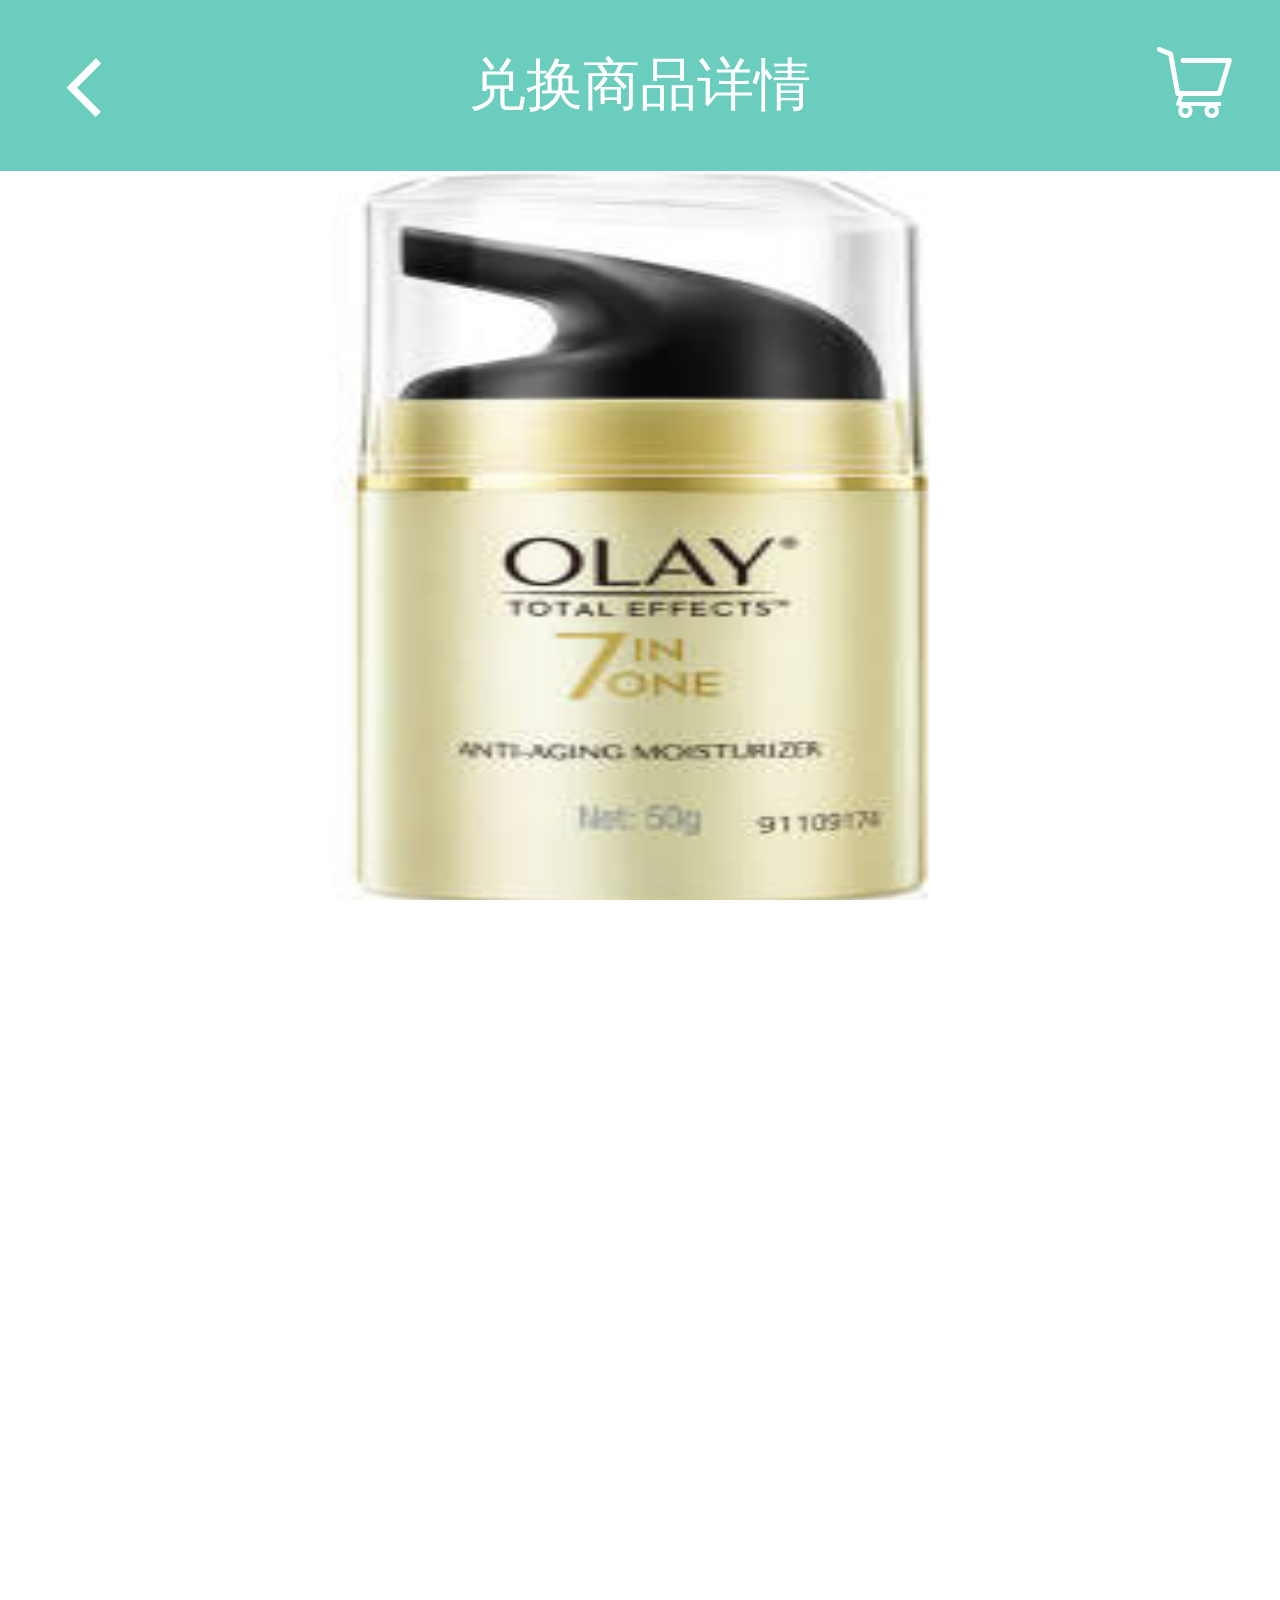
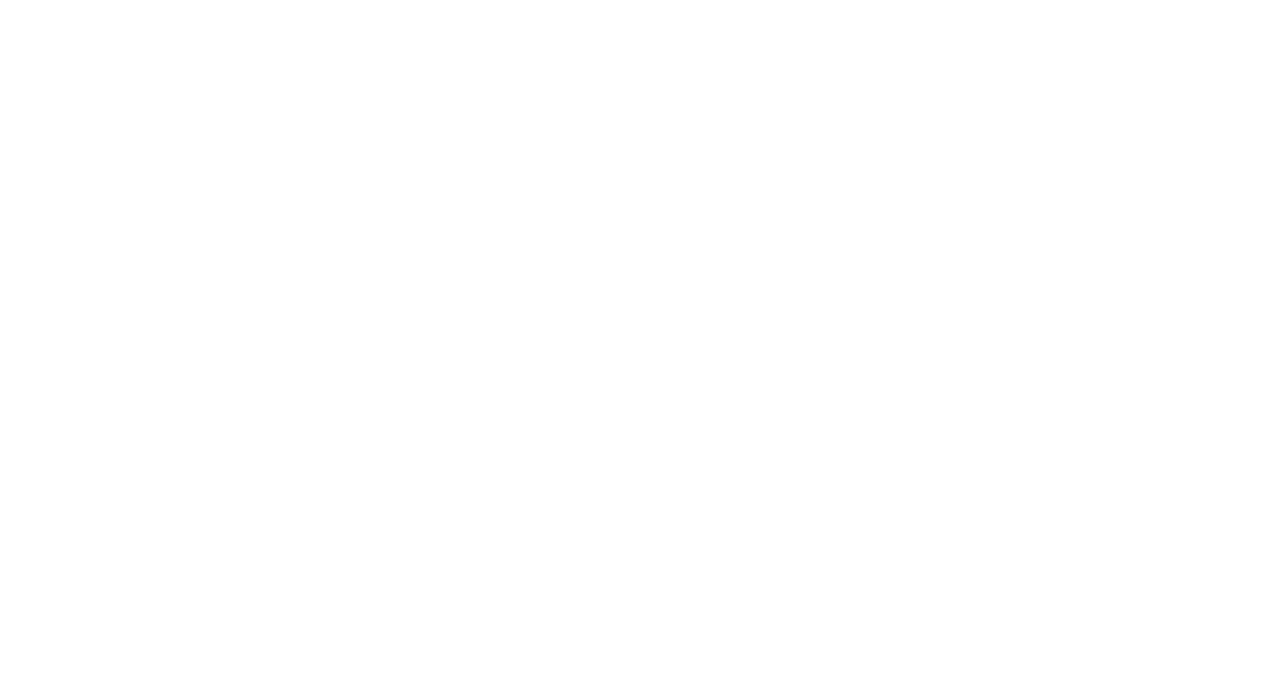
<file: html/productdetail.html>
<!DOCTYPE html>
<html lang="en">
<head>
    <meta charset="UTF-8">
    <meta name="viewport" content="width=device-width, initial-scale=1,user-scalable=0,minimum-scale=1,maximum-scale=1">
    <title>兑换商品详情</title>
    <script src="../lib/jquery.min.js"></script>
    <script src="../js/commen.js"></script>
    <link rel="stylesheet" href="../icon-font/iconfont.css">
    <link rel="stylesheet" href="../css/style.css">
</head>
<body id="pd">
<a name="top"></a>
<div id="contain">
    <header id="layout-head">
        <div id="backbtn">
            <a href="javascript:history.go(-1);">
                <span class="icon iconfont icon-fanhui"></span>
            </a>
        </div>
        <div>
            兑换商品详情
        </div>
        <div id="layout-headbtn">
            <a href="shoppingcar.html">
                <i class="icon iconfont icon-gouwuche"></i>
            </a>
        </div>
    </header>

    <div id="layout-content">
        <div id="pd-main">
            <div class="pd-maximg">
                <img src="../images/pl-a01.jpg" alt="玉兰油Olay面霜多效修护50g（补水保湿 提拉紧致 减少皱纹 新老包装随机发货)">
            </div>
            <div class="pd-tit clear">
                <span class="pd-titname">玉兰油Olay面霜</span><span class="pd-titpoints"><i>9231.19</i>积分</span>
            </div>
            <div class="pd-info">
                <div class="pd-infotit">
                    详情介绍
                </div>
                <div class="pd-infobox">
                    <p>玉兰油Olay面霜多效修护50g 补水保湿 提拉紧致 减少皱纹 </p>
                    <p class="notice">价值199元的润贴面膜,新老包装随机发!</p>
                    <p class="notice">活动时间: 2017年6月1日~2017年8月30日</p>
                </div>
                <div class="btntobuy">
                    <a>兑换</a>
                </div>
            </div>
        </div>
    </div>
</div>
</body>
</html>
</file>
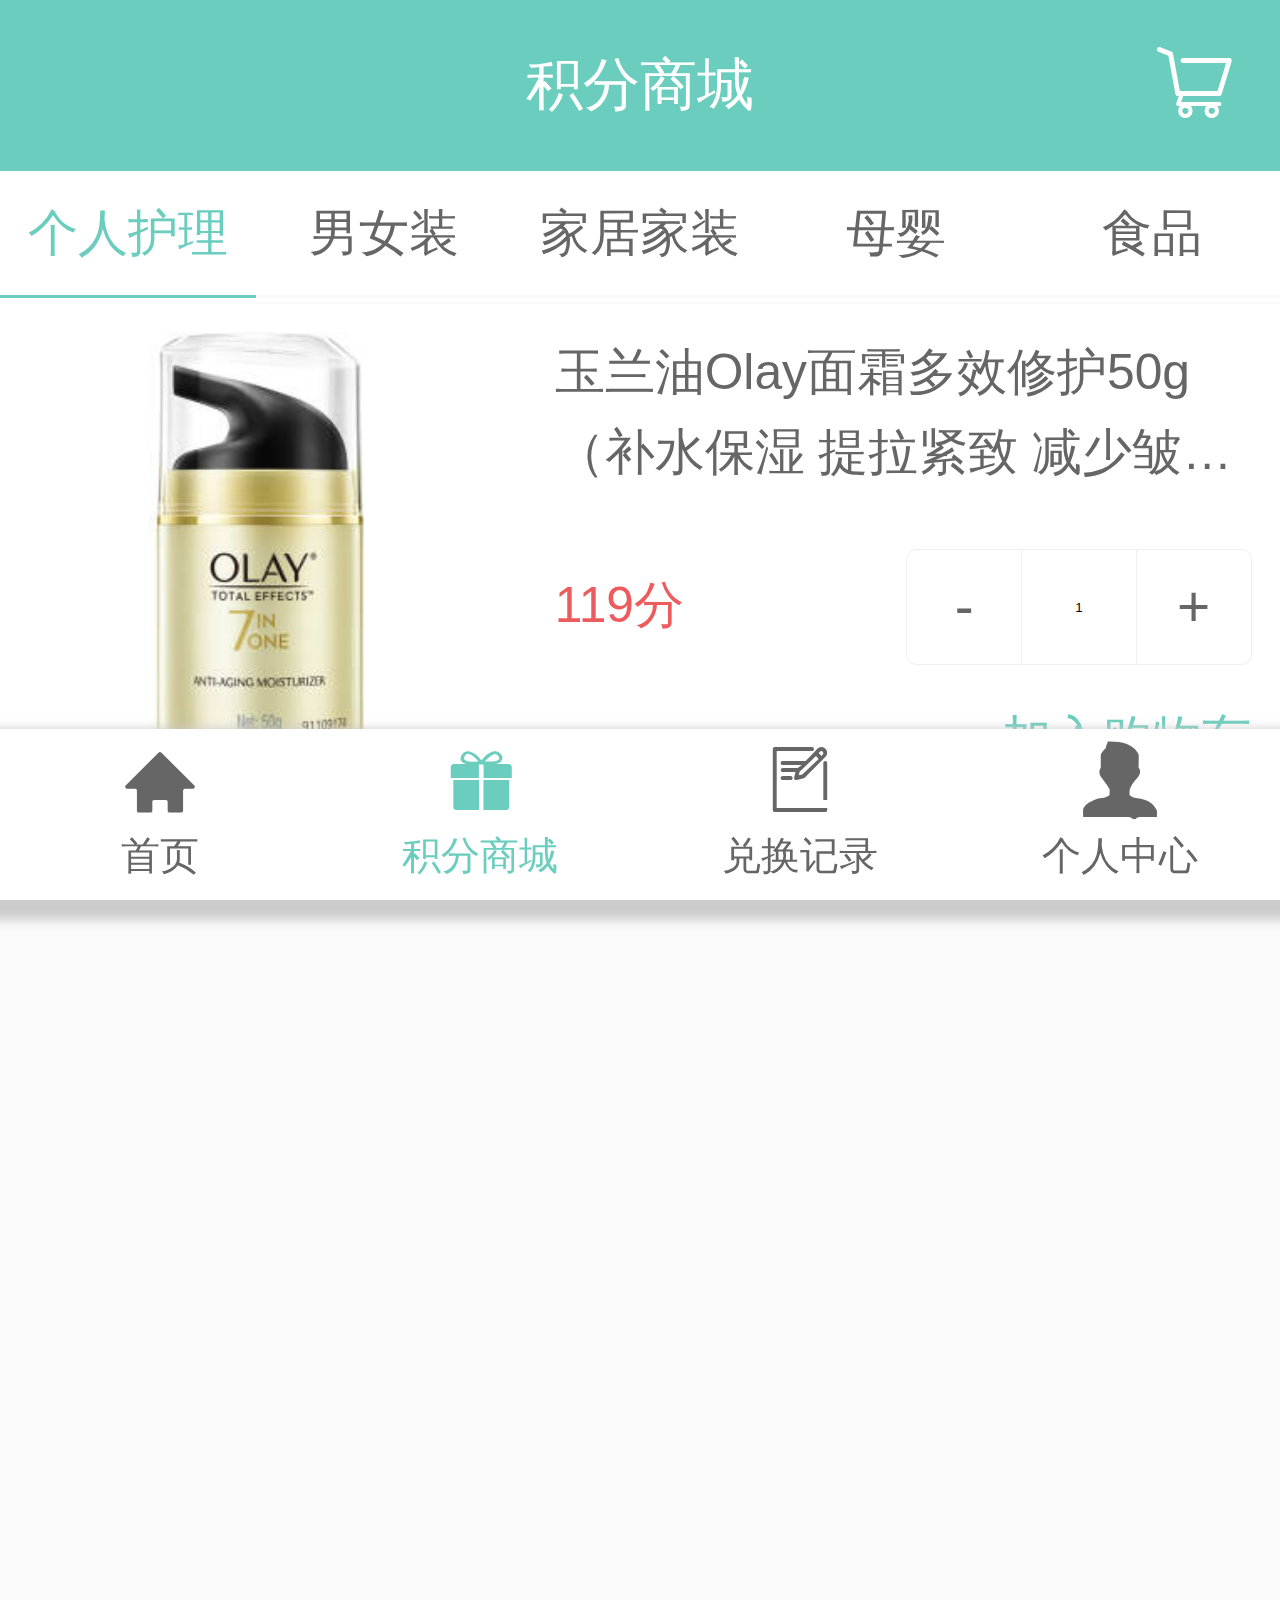
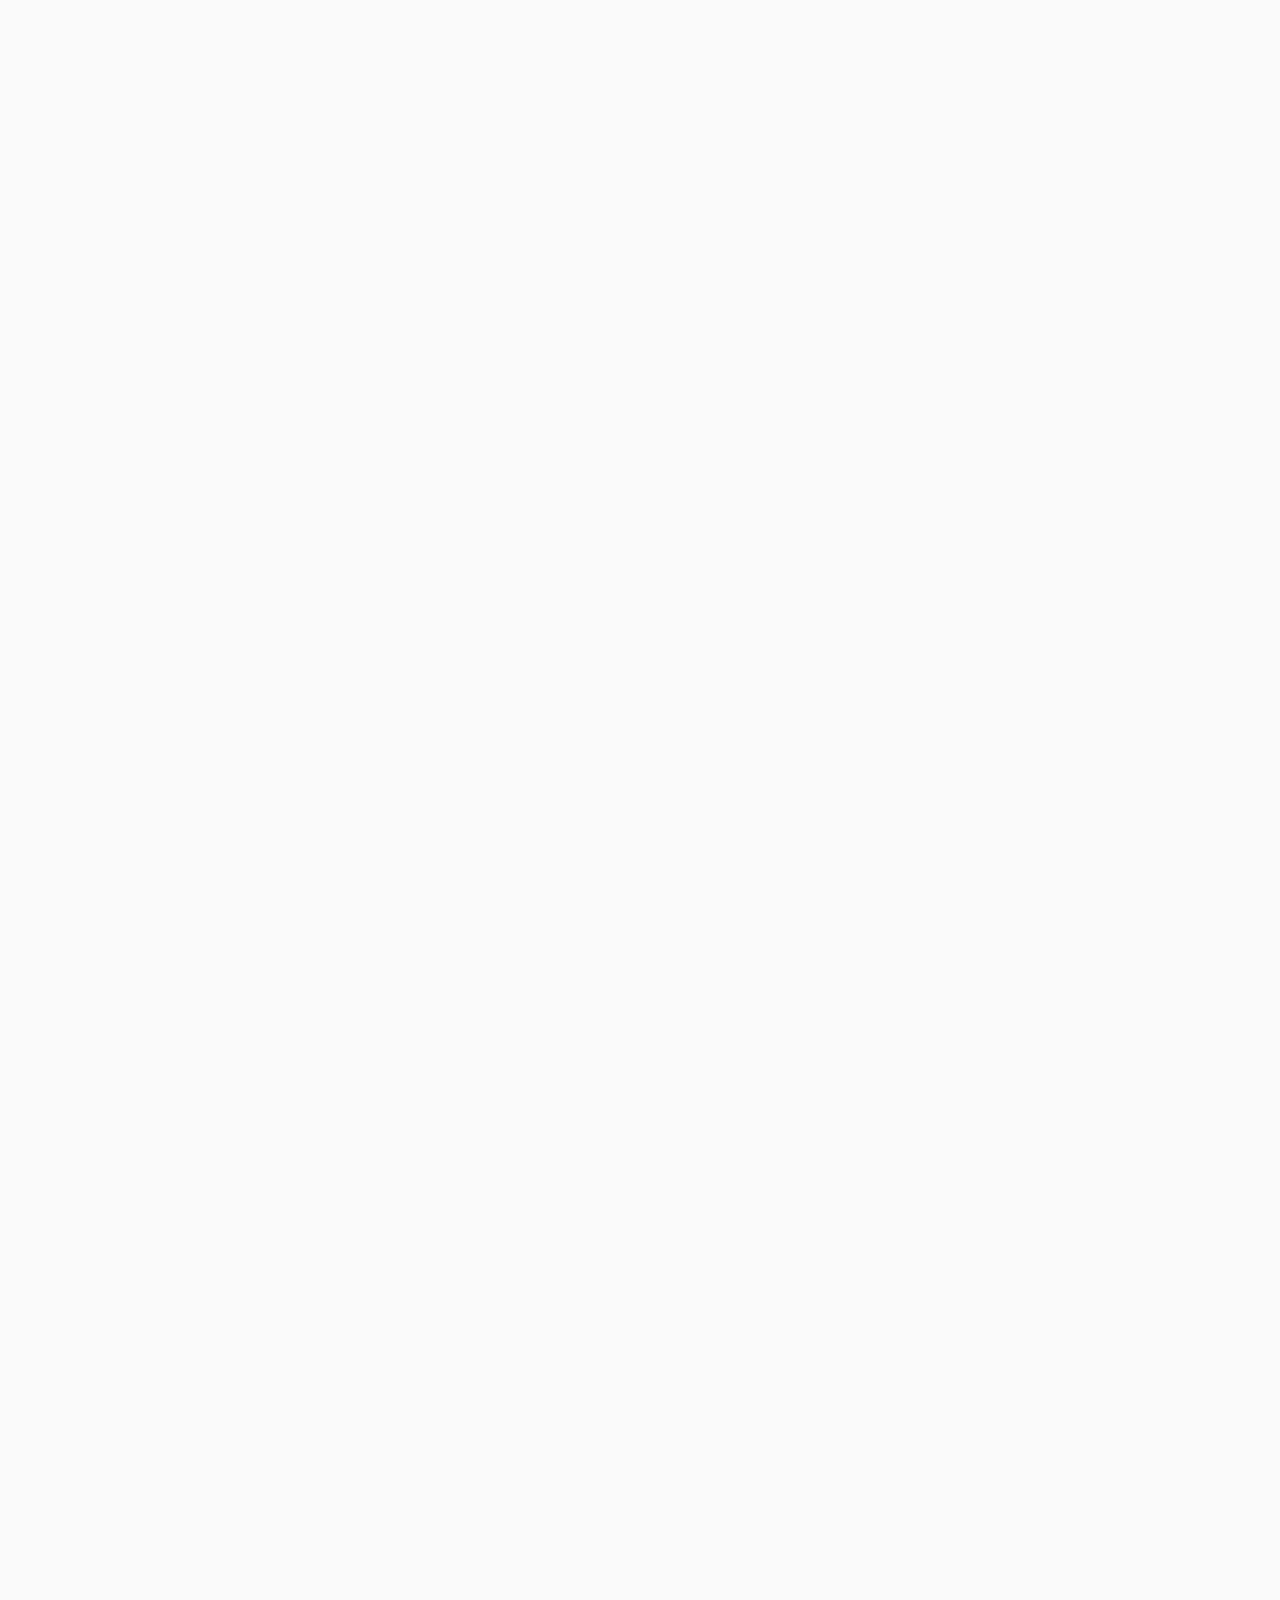
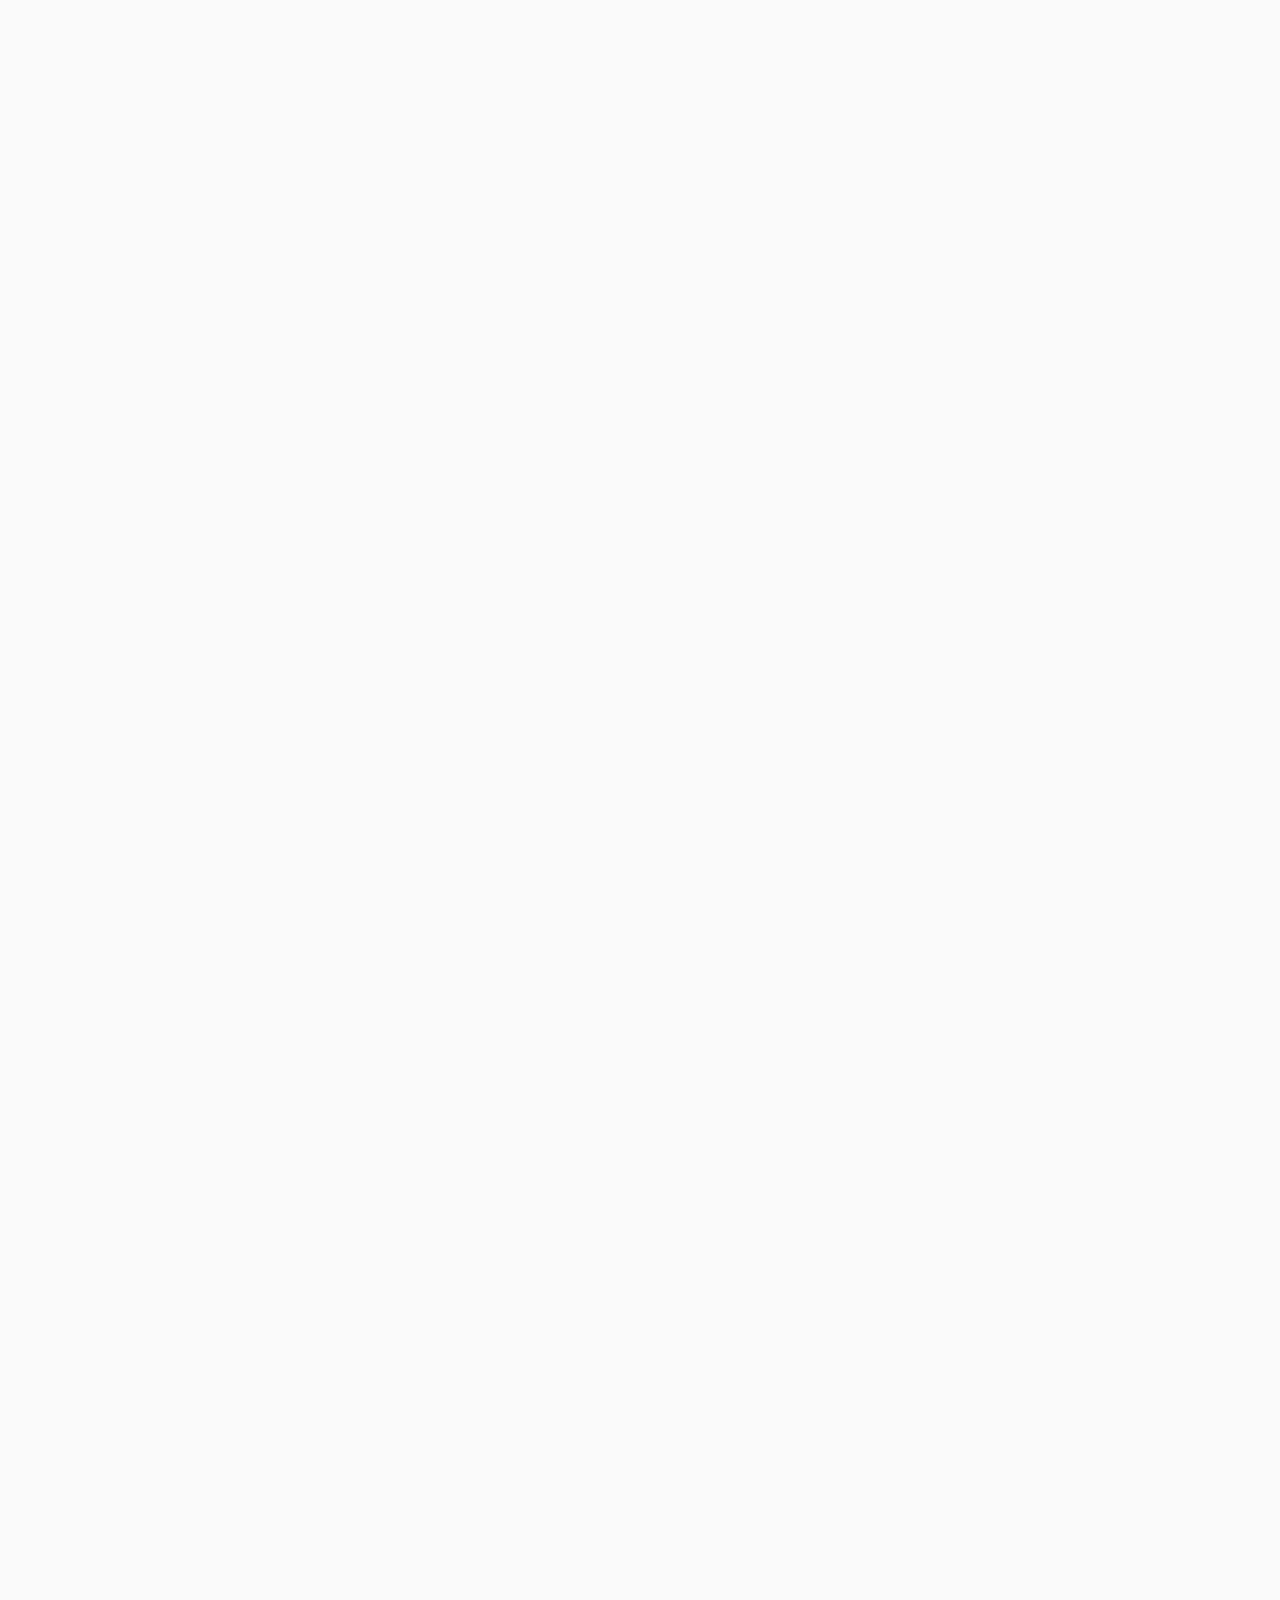
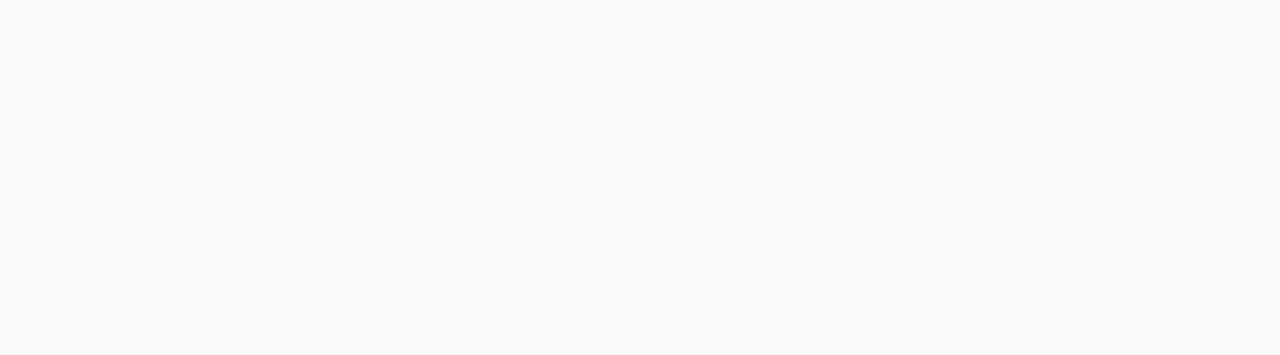
<file: html/productlist.html>
<!DOCTYPE html>
<html lang="en">
<head>
    <meta charset="UTF-8">
    <meta name="viewport" content="width=device-width, initial-scale=1,user-scalable=0,minimum-scale=1,maximum-scale=1">
    <title>积分商城</title>
    <script src="../lib/jquery.min.js"></script>
    <script src="../js/commen.js"></script>
    <script src="../lib/iscroll.js"></script>
    <link rel="stylesheet" href="../icon-font/iconfont.css">
    <link rel="stylesheet" href="../css/style.css">
</head>
<body>
<a name="top"></a>
<div id="contain">
    <header id="layout-head">
        <div>
            积分商城
        </div>
        <div id="layout-headbtn">
            <a href="../html/shoppingcar.html">
                <i class="icon iconfont icon-gouwuche"></i>
            </a>
        </div>
    </header>

    <div id="layout-content">
        <div id="pl-topnav">
            <ul>
                <li class="active"><a href="javascript:;">个人护理</a></li>
                <li><a href="javascript:;">男女装</a></li>
                <li><a href="javascript:;">家居家装</a></li>
                <li><a href="javascript:;">母婴</a></li>
                <li><a href="javascript:;">食品</a></li>
                <li><a href="javascript:;">鞋包</a></li>
            </ul>
        </div>
        <ul id="pl-main">
            <li class="pl-item">
                <div class="pl-imgbox">
                    <a href="productdetail.html">
                        <img src="../images/pl-a01.jpg" alt="【京东超市】玉兰油Olay面霜多效修护50g（补水保湿 提拉紧致 减少皱纹 新老包装随机发货）">
                    </a>
                </div>
                <div class="pl-textbox">
                    <p class="product-tit"><a href="productdetail.html">玉兰油Olay面霜多效修护50g（补水保湿 提拉紧致 减少皱纹 新老包装随机发货）</a>【</p>
                    <div class="pl-btnbox">
                       <div class="clear">
                           <span class="pl-points">119分</span>
                           <div class="chosenum clear">
                               <span class="addbtn">+</span>
                               <input class="pl-pnum" num="1" value="1"   >
                               <span class="minbtn">-</span>
                           </div>
                       </div>
                       <div class="pl-addtocar" ><span class="icon iconfont icon-gouwuche"></span>加入购物车</div>
                    </div>
                </div>
            </li>
            <li class="pl-item">
                <div class="pl-imgbox">
                    <a href="">
                        <img src="../images/pl-a02.jpg" alt="【买就送替换芯】柔色植物精华气垫CC霜bb霜15gX2保湿隔离粉底遮瑕控油裸 自然色">
                    </a>
                </div>
                <div class="pl-textbox">
                    <p class="product-tit">【买就送替换芯】柔色植物精华气垫CC霜bb霜15gX2保湿隔离粉底遮瑕控油裸 自然色</p>
                    <div class="pl-btnbox">
                       <div class="clear">
                           <span class="pl-points">59分</span>
                           <div class="chosenum">
                               <span class="addbtn">+</span>
                               <input class="pl-pnum" num="1" value="1"   >
                               <span class="minbtn">-</span>
                           </div>
                       </div>
                       <div class="pl-addtocar" ><span class="icon iconfont icon-gouwuche"></span>加入购物车</div>
                    </div>
                </div>
            </li>
            <li class="pl-item">
                <div class="pl-imgbox">
                    <a href="">
                        <img src="../images/pl-b01.jpg" alt="绮漫狄 短袖T恤女2017春季新款女装韩版打底衫宽松显瘦中长款蕾丝拼接纯棉圆领休闲女士上衣 蓝色 L">
                    </a>
                </div>
                <div class="pl-textbox">
                    <p class="product-tit">绮漫狄 短袖T恤女2017春季新款女装韩版打底衫宽松显瘦中长款蕾丝拼接纯棉圆领休闲女士上衣 蓝色 L</p>
                    <div class="pl-btnbox">
                       <div class="clear">
                           <span class="pl-points">62分</span>
                           <div class="chosenum">
                               <span class="addbtn">+</span>
                               <input class="pl-pnum" num="1" value="1"   >
                               <span class="minbtn">-</span>
                           </div>
                       </div>
                       <div class="pl-addtocar" ><span class="icon iconfont icon-gouwuche"></span>加入购物车</div>
                    </div>
                </div>
            </li>
            <li class="pl-item">
                <div class="pl-imgbox">
                    <a href="">
                        <img src="../images/pl-c01.jpg" alt="美的（Midea）性价比之选 中式抽油烟机 AS7210-G1">
                    </a>
                </div>
                <div class="pl-textbox">
                    <p class="product-tit">美的（Midea）性价比之选 中式抽油烟机 AS7210-G1</p>
                    <div class="pl-btnbox">
                       <div class="clear">
                           <span class="pl-points">759分</span>
                           <div class="chosenum">
                               <span class="addbtn">+</span>
                               <input class="pl-pnum" num="1" value="1"   >
                               <span class="minbtn">-</span>
                           </div>
                       </div>
                       <div class="pl-addtocar" ><span class="icon iconfont icon-gouwuche"></span>加入购物车</div>
                    </div>
                </div>
            </li>
            <li class="pl-item">
                <div class="pl-imgbox">
                    <a href="">
                        <img src="../images/pl-c02.jpg" alt="爱伊格BY-S1 电热水龙头即热式厨房快热式电热水器小厨宝下进水不锈钢加热速热水龙头 BY-S1带漏电保护插头">
                    </a>
                </div>
                <div class="pl-textbox">
                    <p class="product-tit">爱伊格BY-S1 电热水龙头即热式厨房快热式电热水器小厨宝下进水不锈钢加热速热水龙头 BY-S1带漏电保护插头</p>
                    <div class="pl-btnbox">
                       <div class="clear">
                           <span class="pl-points">148分</span>
                           <div class="chosenum">
                               <span class="addbtn">+</span>
                               <input class="pl-pnum" num="1" value="1"   >
                               <span class="minbtn">-</span>
                           </div>
                       </div>
                       <div class="pl-addtocar" ><span class="icon iconfont icon-gouwuche"></span>加入购物车</div>
                    </div>
                </div>
            </li>
            <li class="pl-item">
                <div class="pl-imgbox">
                    <a href="">
                        <img src="../images/pl-d01.jpg" alt="【京东超市】诺优能Nutrilon 幼儿配方奶粉3段(12-36个月适用)800g（荷兰原装进口）">
                    </a>
                </div>
                <div class="pl-textbox">
                    <p class="product-tit">【京东超市】诺优能Nutrilon 幼儿配方奶粉3段(12-36个月适用)800g（荷兰原装进口）</p>
                    <div class="pl-btnbox">
                       <div class="clear">
                           <span class="pl-points">145分</span>
                           <div class="chosenum">
                               <span class="addbtn">+</span>
                               <input class="pl-pnum" num="1" value="1"   >
                               <span class="minbtn">-</span>
                           </div>
                       </div>
                       <div class="pl-addtocar" ><span class="icon iconfont icon-gouwuche"></span>加入购物车</div>
                    </div>
                </div>
            </li>
            <li class="pl-item">
                <div class="pl-imgbox">
                    <a href="">
                        <img src="../images/pl-e01.jpg" alt="【京东超市】三只松鼠 休闲零食 干脆面串烧味 小贱拉面丸子85g/袋">
                    </a>
                </div>
                <div class="pl-textbox">
                    <p class="product-tit">【京东超市】三只松鼠 休闲零食 干脆面串烧味 小贱拉面丸子85g/袋</p>
                    <div class="pl-btnbox">
                       <div class="clear">
                           <span class="pl-points">11.9分</span>
                           <div class="chosenum">
                               <span class="addbtn">+</span>
                               <input class="pl-pnum" num="1" value="1"   >
                               <span class="minbtn">-</span>
                           </div>
                       </div>
                       <div class="pl-addtocar" ><span class="icon iconfont icon-cloud-record"></span>加入购物车</div>
                    </div>
                </div>
            </li>
            <li class="pl-item">
                <div class="pl-imgbox">
                    <a href="">
                        <img src="../images/pl-e02.jpg" alt="【京东超市】意大利进口 Balocco 百乐可 脆皮酥 焦糖味 200g">
                    </a>
                </div>
                <div class="pl-textbox">
                    <p class="product-tit">【京东超市】意大利进口 Balocco 百乐可 脆皮酥 焦糖味 200g</p>
                    <div class="pl-btnbox">
                       <div class="clear">
                           <span class="pl-points">26.8分</span>
                           <div class="chosenum">
                               <span class="addbtn">+</span>
                               <input class="pl-pnum" num="1" value="1"   >
                               <span class="minbtn">-</span>
                           </div>
                       </div>
                       <div class="pl-addtocar" ><span class="icon iconfont icon-cloud-record"></span>加入购物车</div>
                    </div>
                </div>
            </li>
            <li class="pl-item">
                <div class="pl-imgbox">
                    <a href="">
                        <img src="../images/pl-f01.jpg" alt="特步女鞋慢跑鞋运动鞋女2017春夏季增高百搭旅游鞋跑步鞋女透气 9669 红紫 37">
                    </a>
                </div>
                <div class="pl-textbox">
                    <p class="product-tit">特步女鞋慢跑鞋运动鞋女2017春夏季增高百搭旅游鞋跑步鞋女透气 9669 红紫 37</p>
                    <div class="pl-btnbox">
                       <div class="clear">
                           <span class="pl-points">149分</span>
                           <div class="chosenum">
                               <span class="addbtn">+</span>
                               <input class="pl-pnum" num="1" value="1">
                               <span class="minbtn">-</span>
                           </div>
                       </div>
                       <div class="pl-addtocar" ><span class="icon iconfont icon-cloud-record"></span>加入购物车</div>
                    </div>
                </div>
            </li>
        </ul>
    </div>
    <footer id="layout-foottab">
        <ul class="clear">
            <li>
                <a href="../index.html">
                    <span class="icon iconfont icon-icon"></span>
                    <div>首页</div>
                </a>
            </li>
            <li class="active">
                <a href="#">
                    <span class="icon iconfont icon-gift1"></span>
                    <div>积分商城</div>
                </a>
            </li>
            <li>
                <a href="record.html">
                    <span class="icon iconfont icon-cloud-record"></span>
                    <div>兑换记录</div>
                </a>
            </li>
            <li>
                <a href="usercenter.html">
                    <span class="icon iconfont icon-person"></span>
                    <div>个人中心</div>
                </a>
            </li>
        </ul>
    </footer>
</div>
<script>
    $(function () {
        //商品列表导航栏滑动插件iscroll初始化
        var myscroll = new iScroll("pl-topnav",{
            scrollX: true,
            scrollY: false,
            hScrollbar:false,
            vScrollbar : false,
            vScroll:false,
            click: true
        });
        
        //导航状态切换
        $("#pl-topnav li").click(function () {
            $(this).addClass("active").siblings().removeClass("active");
        })
    });
</script>
<script>
    //商品个数选择
    $(function () {
        var minnum = $(".minbtn");
        var addnum = $(".addbtn");

        addnum.click(function () {
            var ipt = $(this).siblings("input");
            var num = parseInt($(ipt).attr("num"));
            num++;
            $(ipt).attr("num",num);
            minnum.css("color", "");
            $(ipt).attr("value" , num);
        });
        minnum.click(function () {
            var ipt = $(this).siblings("input");
            var num = parseInt($(ipt).attr("num"));
            num --;
            if( num == 0){
                $(this).css("color", "red");
                num++;
            }else{
                $(this).css("color", "");
                $(ipt).attr("num",num);
                $(ipt).attr("value" , num);
            }
        });

        $("#pl-main").find("input").change(function () {
            var m = $(this).val() > 0 ? $(this).val() : 1;
            $(this).val(m);
            $(this).attr("num" , m);
        });
    });
</script>
</body>
</html>
</file>
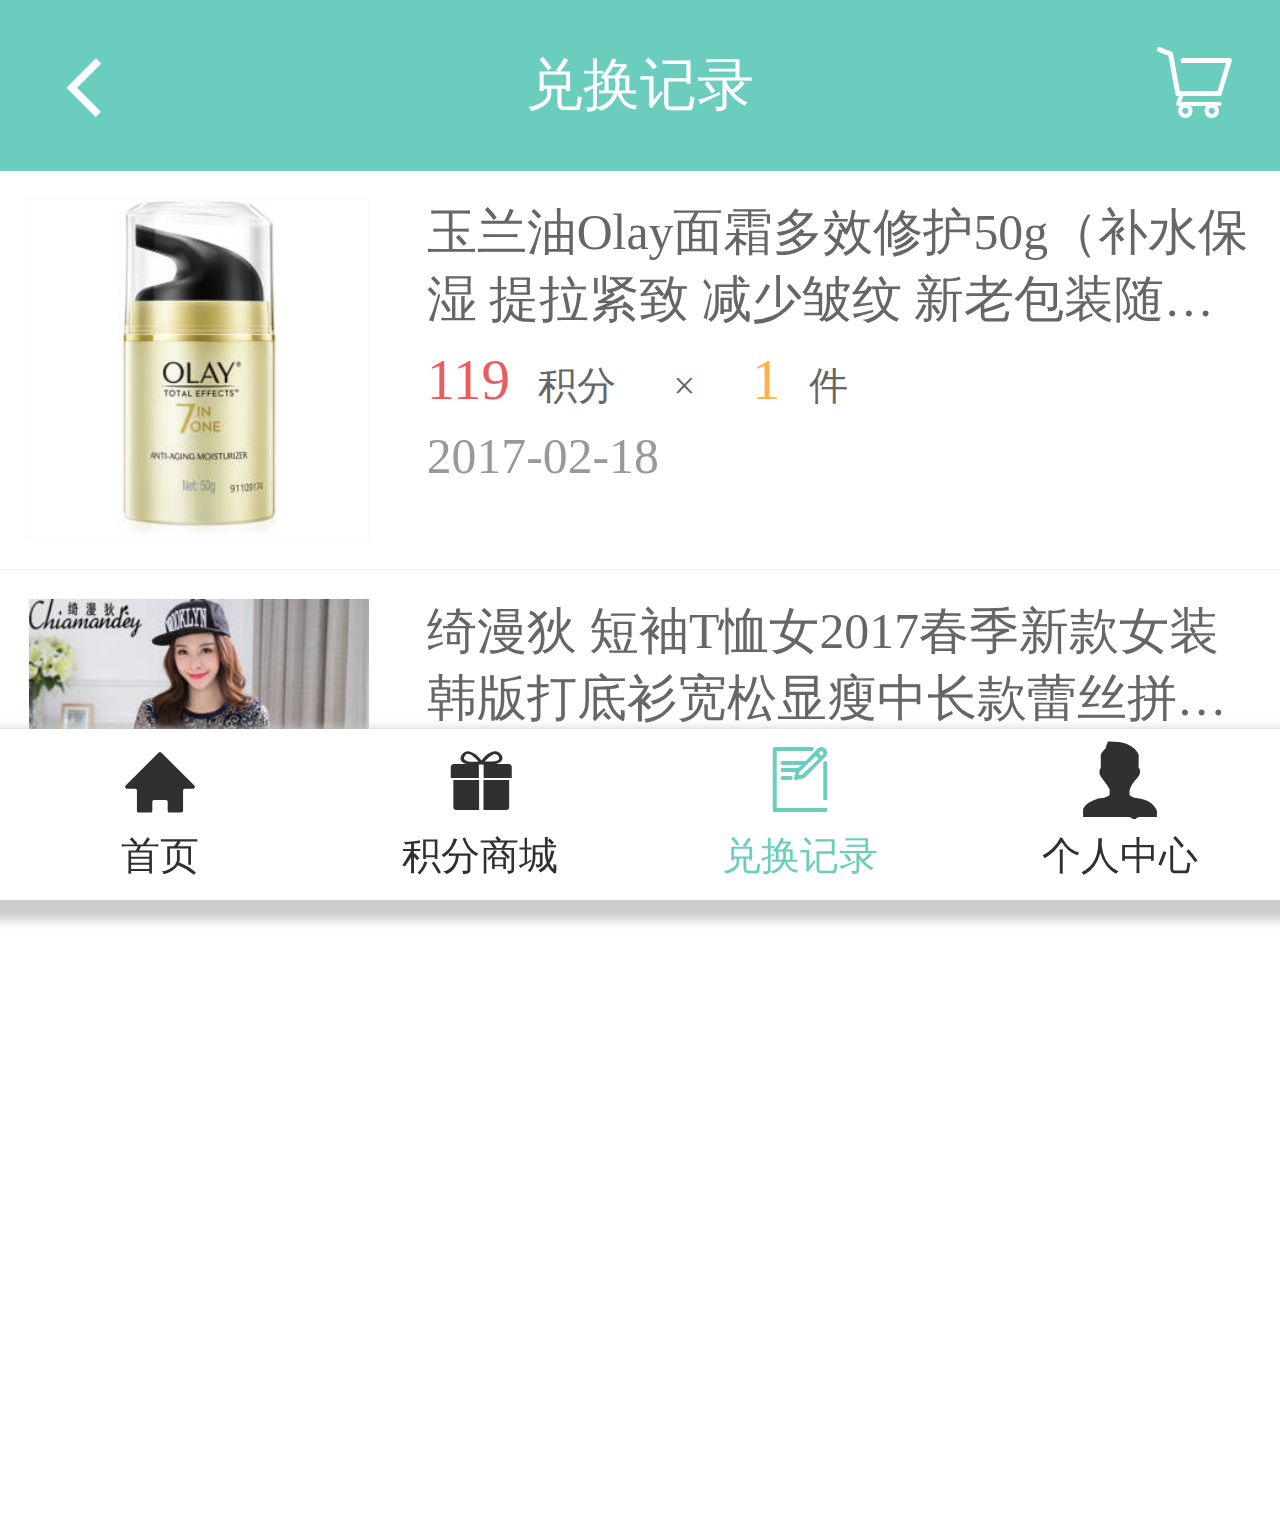
<file: html/record.html>
<!DOCTYPE html>
<html lang="en">
<head>
    <meta charset="UTF-8">
    <meta name="viewport" content="width=device-width, initial-scale=1,user-scalable=0,minimum-scale=1,maximum-scale=1">
    <title>兑换记录</title>
    <script src="../lib/jquery.min.js"></script>
    <script src="../js/commen.js"></script>
    <script src="../lib/layer_mobile/layer.js"></script>
    <link rel="stylesheet" href="../lib/layer_mobile/need/layer.css">
    <link rel="stylesheet" href="../icon-font/iconfont.css">
    <link rel="stylesheet" href="../css/style.css">
    <link rel="stylesheet" href="../css/layout.min.css">
    <link rel="stylesheet" href="../css/scs.min.css">
    <script src="../lib/jquery.scs.min.js"></script>
    <script src="../lib/CNAddrArr.min.js"></script>
</head>
<body>
<a name="top"></a>
<div id="contain">
    <header id="layout-head">
        <div id="backbtn">
            <a href="javascript:history.go(-1);">
                <span class="icon iconfont icon-fanhui"></span>
            </a>
        </div>
        <div>
            兑换记录
        </div>
        <div id="layout-headbtn">
            <a href="">
                <a href="shoppingcar.html">
                    <i class="icon iconfont icon-gouwuche"></i>
                </a>
            </a>
        </div>
    </header>
    <div id="layout-content">
        <ul>
            <li class="r-item">
                <div class="r-imgbox">
                    <img src="../images/pl-a01.jpg" alt="玉兰油Olay面霜多效修护50g（补水保湿 提拉紧致 减少皱纹 新老包装随机发货）">
                </div>
                <div class="r-textbox">
                    <p class="product-tit">玉兰油Olay面霜多效修护50g（补水保湿 提拉紧致 减少皱纹 新老包装随机发货）</p>
                    <p class="r-points"><span class="points">119</span>积分<i>×</i><span class="num">1</span>件</p>
                    <p class="r-time">2017-02-18</p>
                </div>
            </li>
            <li class="r-item">
                <div class="r-imgbox">
                    <img src="../images/pl-b01.jpg" alt="绮漫狄 短袖T恤女2017春季新款女装韩版打底衫宽松显瘦中长款蕾丝拼接纯棉圆领休闲女士上衣 蓝色 L">
                </div>
                <div class="r-textbox">
                    <p class="product-tit">绮漫狄 短袖T恤女2017春季新款女装韩版打底衫宽松显瘦中长款蕾丝拼接纯棉圆领休闲女士上衣 蓝色 L</p>
                    <p class="r-points"><span class="points">62</span>积分<i>×</i><span class="num">1</span>件</p>
                    <p class="r-time">2017-04-02</p>
                </div>
            </li>
            <li class="r-item">
                <div class="r-imgbox">
                    <img src="../images/pl-c01.jpg" alt="美的（Midea）性价比之选 中式抽油烟机 AS7210-G1">
                </div>
                <div class="r-textbox">
                    <p class="product-tit">美的（Midea）性价比之选 中式抽油烟机 AS7210-G1</p>
                    <p class="r-points"><span class="points">759</span>积分<i>×</i><span class="num">1</span>件</p>
                    <p class="r-time">2017-05-01</p>
                </div>
            </li>
        </ul>
    </div>
    <footer id="layout-foottab">
        <ul class="clear">
            <li>
                <a href="../index.html">
                    <span class="icon iconfont icon-icon"></span>
                    <div>首页</div>
                </a>
            </li>
            <li>
                <a href="../html/productlist.html">
                    <span class="icon iconfont icon-gift1"></span>
                    <div>积分商城</div>
                </a>
            </li>
            <li  class="active">
                <a href="#">
                    <span class="icon iconfont icon-cloud-record"></span>
                    <div>兑换记录</div>
                </a>
            </li>
            <li>
                <a href="../html/usercenter.html">
                    <span class="icon iconfont icon-person"></span>
                    <div>个人中心</div>
                </a>
            </li>
        </ul>
    </footer>
</div>

<script>

    //地址选择插件
    $(function() {
        /**
         * 通过数组id获取地址列表数组
         *
         * @param {Number} id
         * @return {Array}
         */
        function getAddrsArrayById(id) {
            var results = [];
            if (addr_arr[id] != undefined)
                addr_arr[id].forEach(function(subArr) {
                    results.push({
                        key: subArr[0],
                        val: subArr[1]
                    });
                });
            else {
                return;
            }
            return results;
        }
        /**
         * 通过开始的key获取开始时应该选中开始数组中哪个元素
         *
         * @param {Array} StartArr
         * @param {Number|String} key
         * @return {Number}
         */
        function getStartIndexByKeyFromStartArr(startArr, key) {
            var result = 0;
            if (startArr != undefined)
                startArr.forEach(function(obj, index) {
                    if (obj.key == key) {
                        result = index;
                        return false;
                    }
                });
            return result;
        }

        //bind the click event for 'input' element
        $("#myAddrs").click(function() {
            var PROVINCES = [],
                    startCities = [],
                    startDists = [];
            //Province data，shall never change.
            addr_arr[0].forEach(function(prov) {
                PROVINCES.push({
                    key: prov[0],
                    val: prov[1]
                });
            });
            //init other data.
            var $input = $(this),
                    dataKey = $input.attr("data-key"),
                    provKey = 1, //default province 北京
                    cityKey = 36, //default city 北京
                    distKey = 37, //default district 北京东城区
                    distStartIndex = 0, //default 0
                    cityStartIndex = 0, //default 0
                    provStartIndex = 0; //default 0

            if (dataKey != "" && dataKey != undefined) {
                var sArr = dataKey.split("-");
                if (sArr.length == 3) {
                    provKey = sArr[0];
                    cityKey = sArr[1];
                    distKey = sArr[2];

                } else if (sArr.length == 2) { //such as 台湾，香港 and the like.
                    provKey = sArr[0];
                    cityKey = sArr[1];
                }
                startCities = getAddrsArrayById(provKey);
                startDists = getAddrsArrayById(cityKey);
                provStartIndex = getStartIndexByKeyFromStartArr(PROVINCES, provKey);
                cityStartIndex = getStartIndexByKeyFromStartArr(startCities, cityKey);
                distStartIndex = getStartIndexByKeyFromStartArr(startDists, distKey);
            }
            var navArr = [{//3 scrollers, and the title and id will be as follows:
                title: "省",
                id: "scs_items_prov"
            }, {
                title: "市",
                id: "scs_items_city"
            }, {
                title: "区",
                id: "scs_items_dist"
            }];
            SCS.init({
                navArr: navArr,
                onOk: function(selectedKey, selectedValue) {
                    $input.val(selectedValue).attr("data-key", selectedKey);
                }
            });
            var distScroller = new SCS.scrollCascadeSelect({
                el: "#" + navArr[2].id,
                dataArr: startDists,
                startIndex: distStartIndex
            });
            var cityScroller = new SCS.scrollCascadeSelect({
                el: "#" + navArr[1].id,
                dataArr: startCities,
                startIndex: cityStartIndex,
                onChange: function(selectedItem, selectedIndex) {
                    distScroller.render(getAddrsArrayById(selectedItem.key), 0); //re-render distScroller when cityScroller change
                }
            });
            var provScroller = new SCS.scrollCascadeSelect({
                el: "#" + navArr[0].id,
                dataArr: PROVINCES,
                startIndex: provStartIndex,
                onChange: function(selectedItem, selectedIndex) { //re-render both cityScroller and distScroller when provScroller change
                    cityScroller.render(getAddrsArrayById(selectedItem.key), 0);
                    distScroller.render(getAddrsArrayById(cityScroller.getSelectedItem().key), 0);
                }
            });
        });
    });
</script>
</body>
</html>
</file>
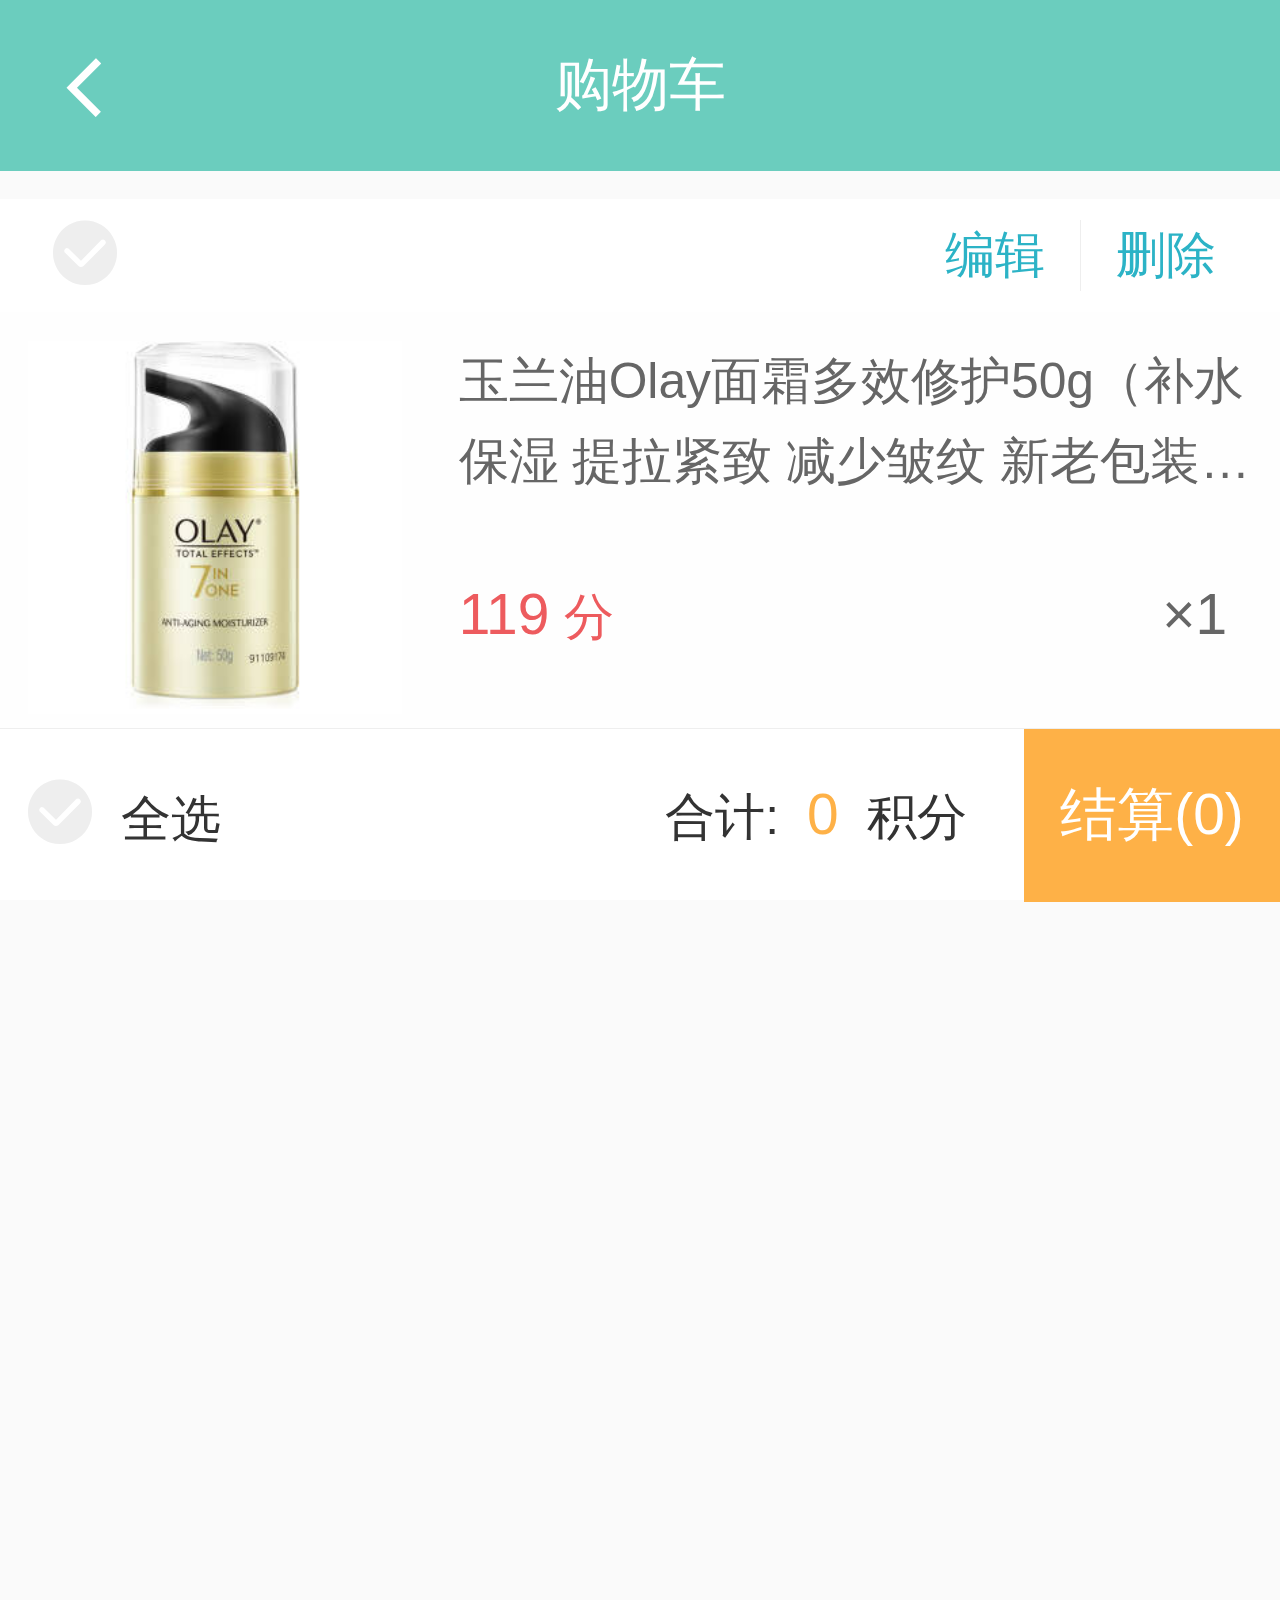
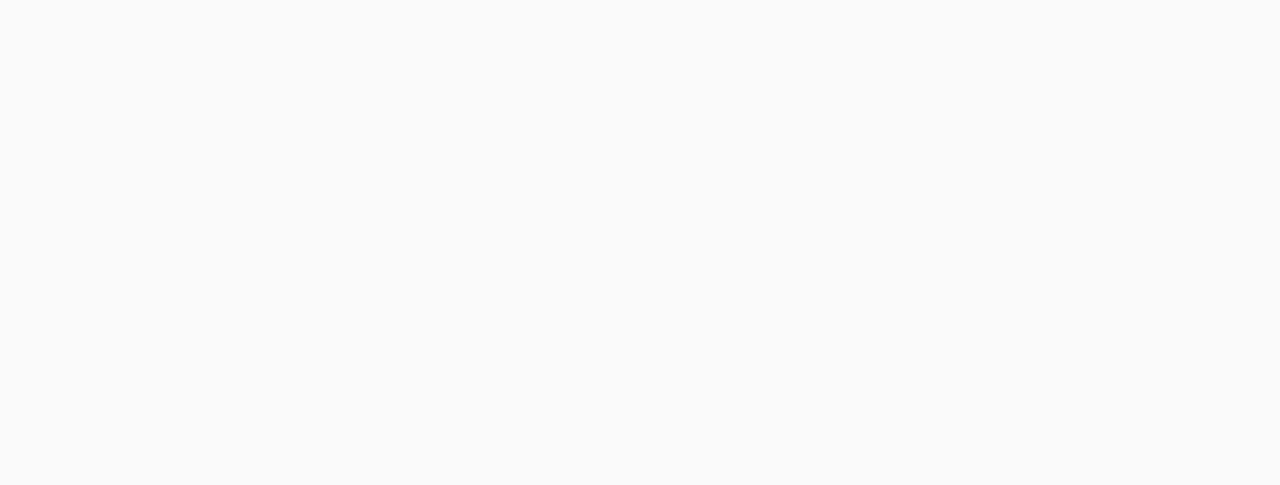
<file: html/shoppingcar.html>
<!DOCTYPE html>
<html lang="en">
<head>
    <meta charset="UTF-8">
    <meta name="viewport" content="width=device-width, initial-scale=1,user-scalable=0,minimum-scale=1,maximum-scale=1">
    <title>购物车</title>
    <script src="../lib/jquery.min.js"></script>
    <script src="../js/commen.js"></script>
    <script src="../lib/iscroll.js"></script>
    <script src="../lib/layer_mobile/layer.js"></script>
    <link rel="stylesheet" href="../lib/layer_mobile/need/layer.css">
    <link rel="stylesheet" href="../icon-font/iconfont.css">
    <link rel="stylesheet" href="../css/style.css">
</head>
<body style="background-color: #fafafa;">
<a name="top"></a>
<div id="contain">
    <header id="layout-head">
        <div id="backbtn">
            <a href="javascript:history.go(-1);">
                <span class="icon iconfont icon-fanhui"></span>
            </a>
        </div>
        <div>
            购物车
        </div>
    </header>
    <div id="layout-content">
        <ul id="sc-main">
            <li class="sc-item">
                <div class="sc-editbar clear">
                    <div class="chooseipt">
                        <!--隐藏的input formipt用来提交表单数据 value=商品积分数*商品个数-->
                        <input class="formipt" type="hidden" >
                        <span class="chosecir icon iconfont icon-wuuiconxuan"></span>
                    </div>
                    <div class="delebtn" onclick="dodele(this)"><span class="">删除</span></div>
                    <div class="editbtn" flag="1" onclick="doedit(this)"><span class="">编辑</span></div>
                </div>
                <div class="sc-infobox">
                    <div class="sc-imgbox">
                        <a href="productdetail.html">
                            <img src="../images/pl-a01.jpg" alt="【京东超市】玉兰油Olay面霜多效修护50g（补水保湿 提拉紧致 减少皱纹 新老包装随机发货）">
                        </a>
                    </div>
                    <div class="sc-textbox">
                        <p class="product-tit"><a href="productdetail.html">玉兰油Olay面霜多效修护50g（补水保湿 提拉紧致 减少皱纹 新老包装随机发货）</a>【</p>
                        <div class="sc-btnbox">
                            <div class="clear">
                                <div class="sc-points">
                                    <span >119</span>分
                                </div>
                                <div class="chosenum hidden clear">
                                    <span class="addbtn">+</span>
                                    <input class="pnum" num="1" value="1" readonly="readonly" >
                                    <span class="minbtn">-</span>
                                </div>
                                <div class="sc-pnumis">×<span class="sc-pnum">1</span></div>
                            </div>
                        </div>
                    </div>
                </div>
            </li>
            <li class="sc-item">
                <div class="sc-editbar clear">
                    <div class="chooseipt" >
                        <input class="formipt" type="hidden">
                        <span class="chosecir icon iconfont icon-wuuiconxuan" ></span>
                    </div>
                    <div class="delebtn" onclick="dodele(this)"><span class="">删除</span></div>
                    <div class="editbtn" flag="1" onclick="doedit(this)"><span class="">编辑</span></div>
                </div>
                <div class="sc-infobox">
                    <div class="sc-imgbox">
                        <a href="">
                            <img src="../images/pl-a02.jpg" alt="【买就送替换芯】柔色植物精华气垫CC霜bb霜15gX2保湿隔离粉底遮瑕控油裸 自然色">
                        </a>
                    </div>
                    <div class="sc-textbox">
                        <p class="product-tit">【买就送替换芯】柔色植物精华气垫CC霜bb霜15gX2保湿隔离粉底遮瑕控油裸 自然色</p>
                        <div class="sc-btnbox">
                            <div class="clear">
                                <div class="sc-points">
                                    <span>59</span>分
                                </div>
                                <div class="chosenum hidden clear">
                                    <span class="addbtn">+</span>
                                    <input class="pnum" num="1" value="1" readonly="readonly" >
                                    <span class="minbtn">-</span>
                                </div>
                                <div class="sc-pnumis">×<span class="sc-pnum">1</span></div>
                            </div>
                        </div>
                    </div>
                </div>
            </li>
            <li class="sc-item">
                <div class="sc-editbar clear">
                    <div class="chooseipt" >
                        <input class="formipt" type="hidden">
                        <span class="chosecir icon iconfont icon-wuuiconxuan" ></span>
                    </div>
                    <div class="delebtn" onclick="dodele(this)"><span class="">删除</span></div>
                    <div class="editbtn" flag="1" onclick="doedit(this)"><span class="">编辑</span></div>
                </div>
                <div class="sc-infobox">
                    <div class="sc-imgbox">
                        <a href="">
                            <img src="../images/pl-a02.jpg" alt="【买就送替换芯】柔色植物精华气垫CC霜bb霜15gX2保湿隔离粉底遮瑕控油裸 自然色">
                        </a>
                    </div>
                    <div class="sc-textbox">
                        <p class="product-tit">【买就送替换芯】柔色植物精华气垫CC霜bb霜15gX2保湿隔离粉底遮瑕控油裸 自然色</p>
                        <div class="sc-btnbox">
                            <div class="clear">
                                <div class="sc-points">
                                    <span>59</span>分
                                </div>
                                <div class="chosenum hidden clear">
                                    <span class="addbtn">+</span>
                                    <input class="pnum" num="1" value="1" readonly="readonly" >
                                    <span class="minbtn">-</span>
                                </div>
                                <div class="sc-pnumis">×<span class="sc-pnum">1</span></div>
                            </div>
                        </div>
                    </div>
                </div>
            </li>
        </ul>
    </div>
    <div id="sc-edit">
        <div id="sc-chooseall" >
            <input type="hidden">
            <span class="chosecir icon iconfont icon-wuuiconxuan" ></span>全选
        </div>
        <!--总计分数 和 总商品类数-->
        <div id="sc-submitbtn">结算(<i>0</i>)</div>
        <div id="sc-tottle">合计: <span>0</span>积分</div>
    </div>
</div>
<script>

    //结算input初始化
    setcalc();
    function setcalc(){
        $(".chooseipt").each(function (index,ele) {
            var opints = Number($(ele).parent().siblings().find(".sc-points >span").html());
            var onumbs = Number($(ele).parent().siblings().find(".pnum").attr("value"));
            $(this).children("input").val(opints * onumbs);
        })
    }
    //刷新页面进行结算
    resetcalc();
    function resetcalc(){
        var lilen = $(".sc-item").length;
        if(lilen == 0){
            $("#sc-main").append("<li class='sc-link'><a href=''>购物车空空的,去选购商品>></a></li>")
        }else{
            $("#sc-main").find(".sc-link").addClass("hidden");
        };
        var len = $(".sc-item").find(".active").length;
        if($(".sc-item").length == len){
            $("#sc-chooseall").children("span").addClass("active");
        }
        $("#sc-submitbtn > i").html(len);
        var result = 0;
        $(".active").each(function (index,ele) {
            result += Number($(ele).siblings("input").val());
        });
        $("#sc-tottle > span").html(result);
    }


    //编辑商品数量
    function  doedit(obj) {
        var ppoints = Number($(obj).parent().siblings().find(".sc-points >span").html());
        var flag = Number($(obj).attr("flag"));
        if(flag){
            $(obj).children("span").html("完成");
            $(obj).attr("flag", 0);
        }else{
            $(obj).children("span").html("编辑");
            var pnum = $(obj).parent().siblings().find(".pnum").val();
            $(obj).parent().siblings().find(".sc-pnum").html(pnum);
            $(obj).siblings(".chooseipt").children("input").val(ppoints * pnum );
            resetcalc();
            $(obj).attr("flag", 1);
        }
        $(obj).parent().siblings().find(".chosenum").toggleClass("hidden");
        $(obj).parent().siblings().find(".sc-points").toggleClass("hidden");
        $(obj).parent().siblings().find(".sc-pnumis").toggleClass("hidden");
    };



    //删除对应商品
    function dodele(obj) {
        var ele = $(obj).parent().parent();
        var flag = false;
        layer.open({
            content: '您确定要删除吗？'
            ,btn: ['删除', '取消']
            ,yes: function(index){
                $(ele).remove();
                resetcalc();
                layer.close(index);
            }
        });
    };

    //商品选中
    $(".chooseipt").click(function () {
        if($(this).children().hasClass("active")){
            $(this).children("span").removeClass("active").addClass("noit");
            noitfn();
            resetcalc();
        }else{
            $(this).children("span").addClass("active").removeClass("noit");
            noitfn();
            resetcalc();
        }
    });

    //全选
    $("#sc-chooseall").click(function () {
        if($(this).children().hasClass("active")){
            $(this).children("span").removeClass("active");
            $(".chosecir").removeClass("active");
            resetcalc();
        }else{
            $(this).children("span").addClass("active");
            $(".chosecir").addClass("active");
            resetcalc();
        }
    });

    //取消全选
    function  noitfn() {
        $(".sc-item").each(function (index,ele) {
            if($(ele).find(".noit")){
                $("#sc-chooseall").children("span").removeClass("active");
            }
        })
    }
</script>
<script>
    $(function () {
        //商品数量加减
        var minnum = $(".minbtn");
        var addnum = $(".addbtn");

        addnum.click(function () {
            var ipt = $(this).siblings("input");
            var num = parseInt($(ipt).attr("num"));
            num++;
            $(ipt).attr("num",num);
            minnum.css("color", "");
            $(ipt).attr("value" , num);
        });
        minnum.click(function () {
            var ipt = $(this).siblings("input");
            var num = parseInt($(ipt).attr("num"));
            num --;
            if( num == 0){
                $(this).css("color", "red");
                num++;
            }else{
                $(this).css("color", "");
                $(ipt).attr("num", num);
                $(ipt).attr("value", num);
            }
        });

        $("#pl-main").find("input").change(function () {
            var m = $(this).val() > 0 ? $(this).val() : 1;
            $(this).val(m);
            $(this).attr("num" , m);
        });
    })
</script>
</body>
</html>
</file>
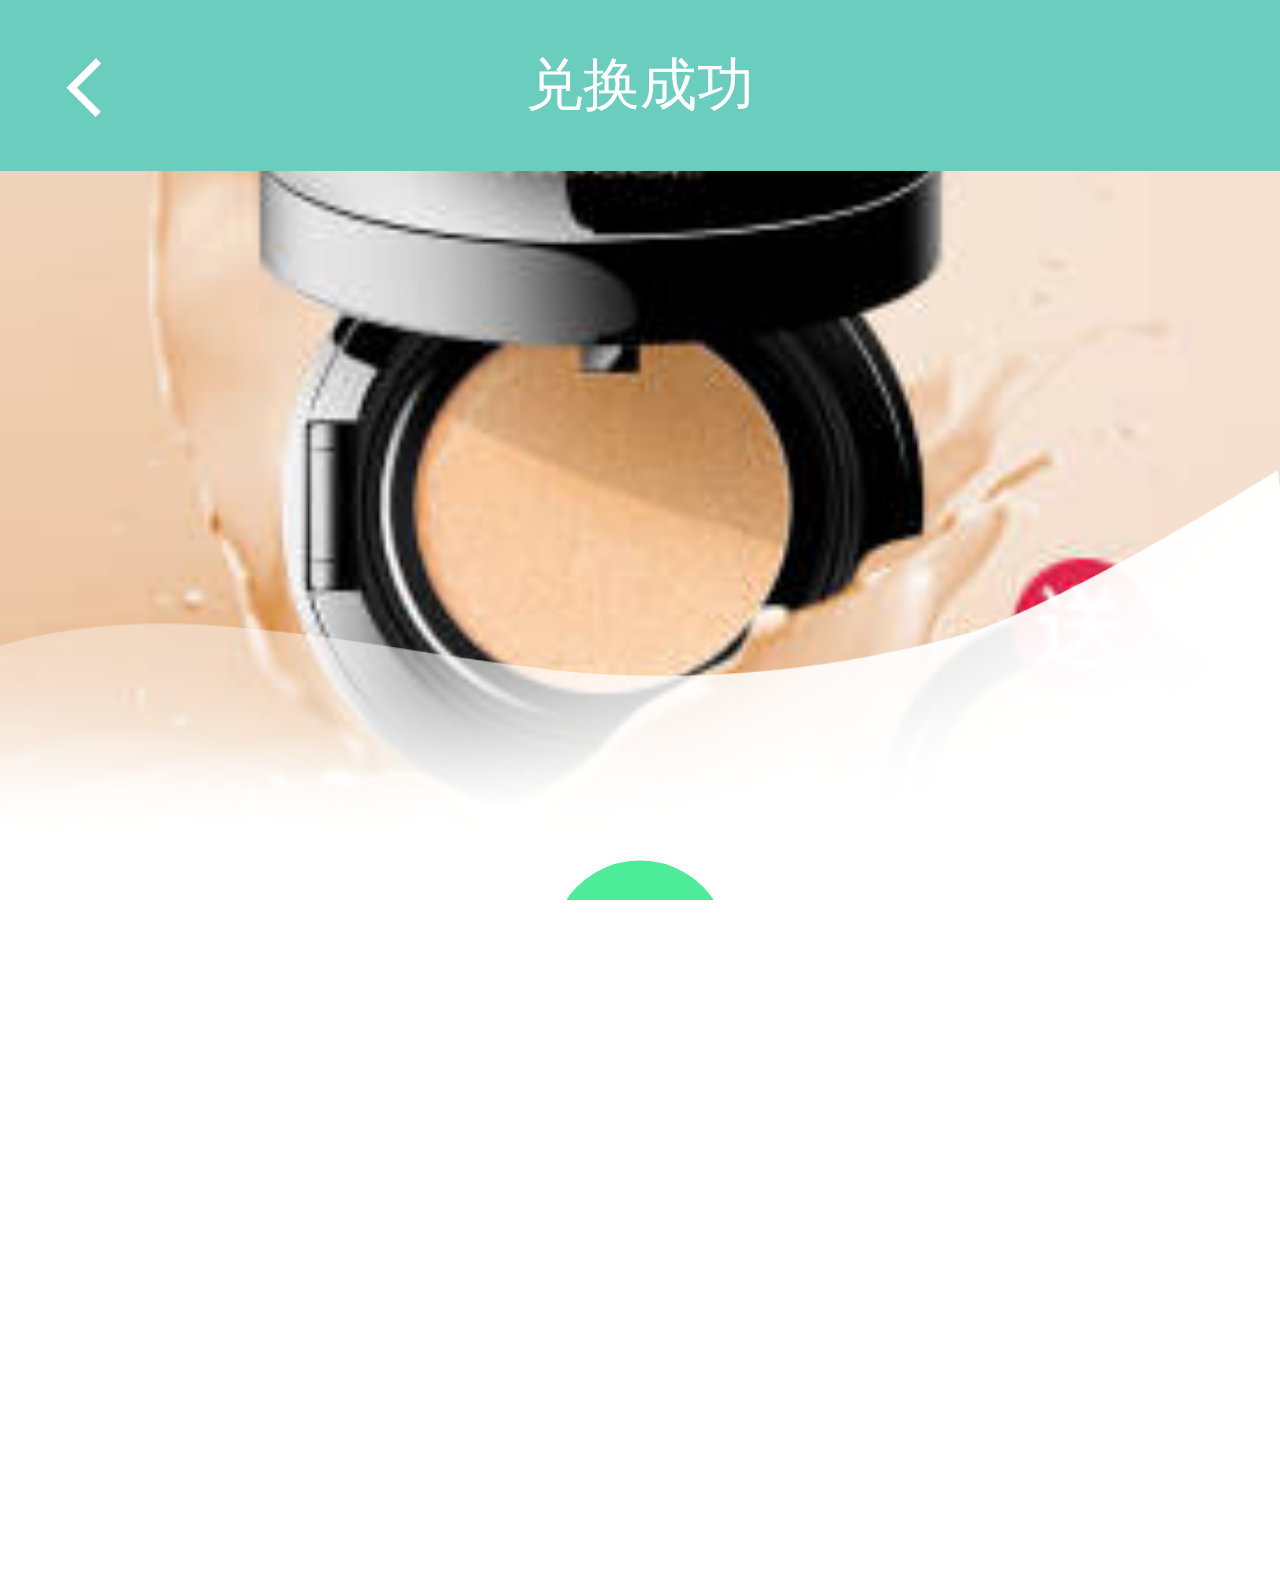
<file: html/success.html>
<!DOCTYPE html>
<html lang="en">
<head>
    <meta charset="UTF-8">
    <meta name="viewport" content="width=device-width, initial-scale=1,user-scalable=0,minimum-scale=1,maximum-scale=1">
    <title>兑换成功</title>
    <script src="../lib/jquery.min.js"></script>
    <script src="../js/commen.js"></script>
    <script src="../lib/layer_mobile/layer.js"></script>
    <link rel="stylesheet" href="../lib/layer_mobile/need/layer.css">
    <link rel="stylesheet" href="../icon-font/iconfont.css">
    <link rel="stylesheet" href="../css/style.css">
</head>
<body id="success">
<a name="top"></a>
<div id="contain">
    <header id="layout-head">
        <div id="backbtn">
            <a href="javascript:history.go(-1);">
                <span class="icon iconfont icon-fanhui"></span>
            </a>
        </div>
        <div>
            兑换成功
        </div>
    </header>
    <div id="layout-content">
        <div class="s-pimg">
            <img class="s-pimgcover" src="../images/s-imgcover.png" alt="">
            <img class="product" src="../images/pl-a02.jpg" alt="【买就送替换芯】柔色植物精华气垫CC霜bb霜15gX2保湿隔离粉底遮瑕控油裸 自然色">
        </div>
        <div class="s-icon">
            <span class="icon iconfont icon-wuuiconxuan"></span>
        </div>
        <div class="s-mess">恭喜您成功兑换了该商品!</div>
        <div class="s-returnbtn"><a href="../index.html">去首页,继续淘</a></div>
    </div>
</div>
</body>
</html>
</file>
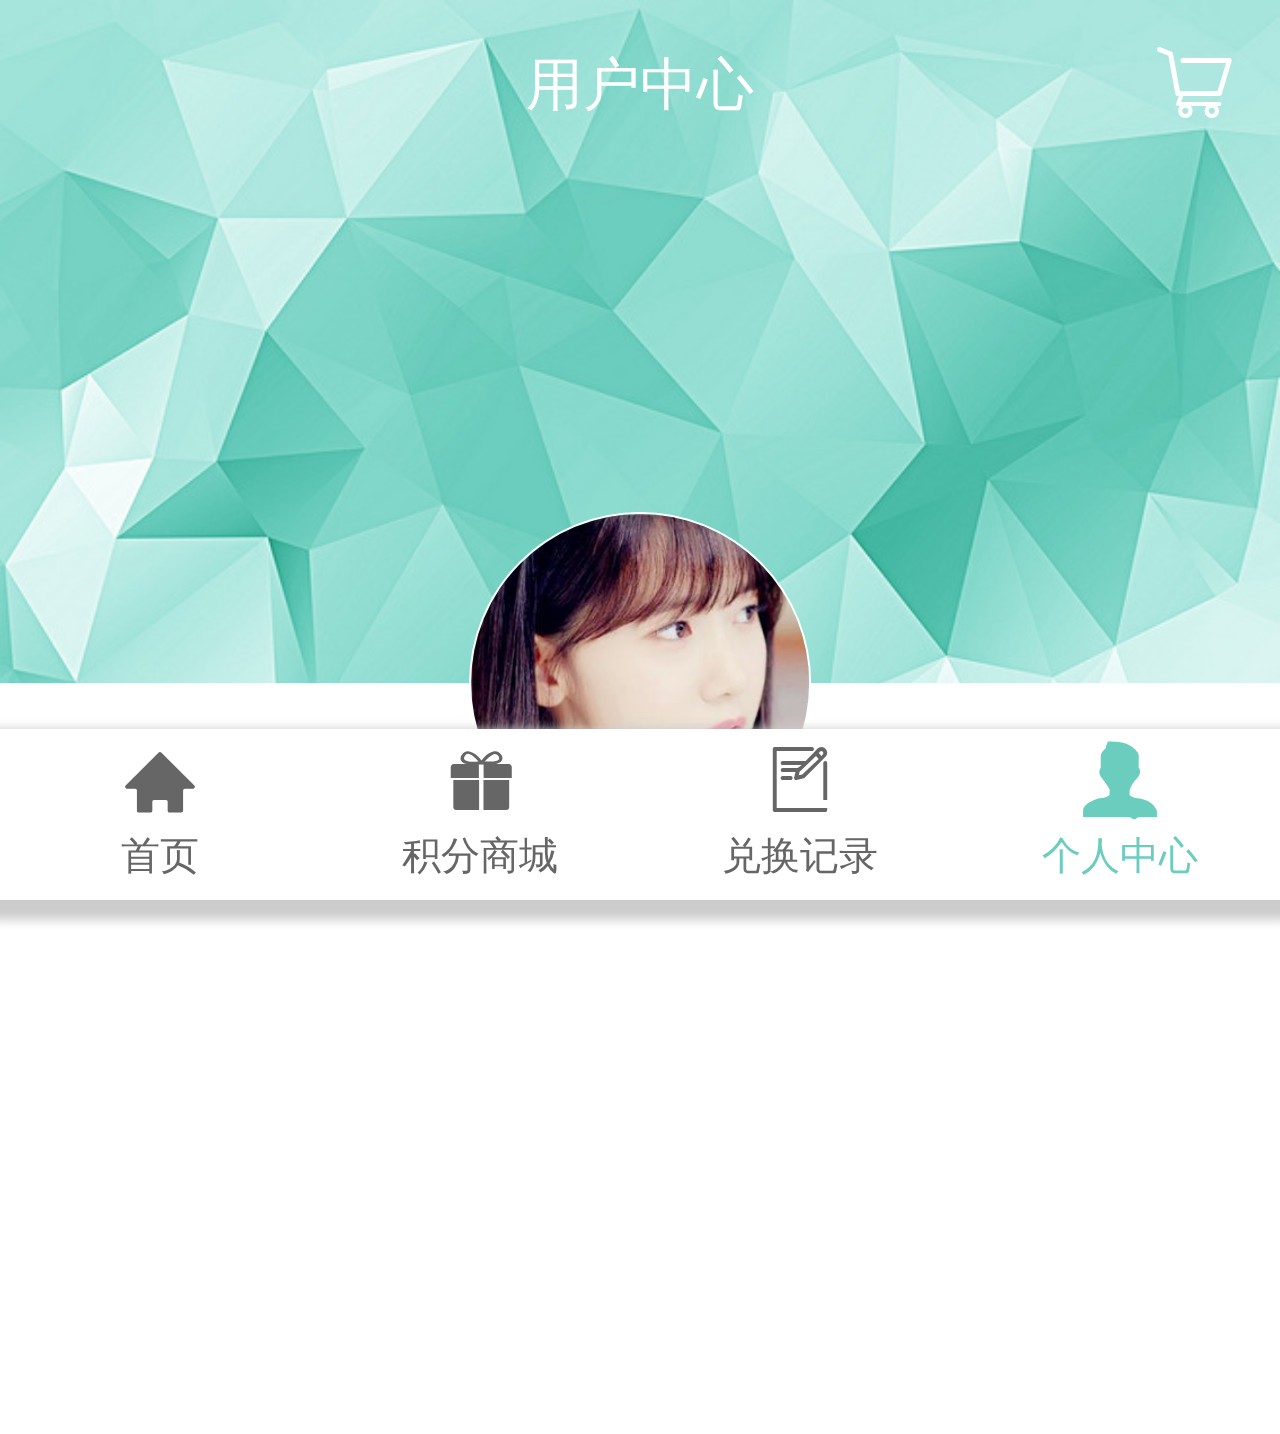
<file: html/usercenter.html>
<!DOCTYPE html>
<html lang="en">
<head>
    <meta charset="UTF-8">
    <meta name="viewport" content="width=device-width, initial-scale=1,user-scalable=0,minimum-scale=1,maximum-scale=1">
    <title>用户中心</title>
    <script src="../lib/jquery.min.js"></script>
    <script src="../js/commen.js"></script>
    <link rel="stylesheet" href="../icon-font/iconfont.css">
    <link rel="stylesheet" href="../css/style.css">
</head>
<body id="usercenter">
<a name="top"></a>
<div id="contain">
    <header id="layout-head">
        <div>
            用户中心
        </div>
        <div id="layout-headbtn">
            <a href="">
                <i class="icon iconfont icon-gouwuche"></i>
            </a>
        </div>
    </header>
    <div id="layout-content">
        <div id="uc-main">
            <div class="uc-bgimg">
                <img src="../images/uc-bg.jpeg" alt="">
            </div>
            <div class="uc-tit">
                <div class="uc-userimg">
                    <img src="../images/uc-user.jpg" alt="">
                </div>
                <div class="uc-username">
                    熊猫
                </div>
                <div class="uc-userpoints">
                    积分: <span>520</span>
                </div>
            </div>
            <ul class="uc-list">
                <li>
                    <a href="record.html">
                        <div class="item">
                            <span class="icon iconfont icon-cloud-record"></span>兑换记录
                        </div>
                        <span class="icon iconfont icon-xiangyou"></span>
                    </a>
                </li>
                <li>
                    <a href="address.html">
                        <div class="item">
                            <span class="icon iconfont icon-dingwei"></span>收货地址
                        </div>
                        <span class="icon iconfont icon-xiangyou"></span>
                    </a>
                </li>
            </ul>
        </div>
    </div>
    <footer id="layout-foottab">
        <ul class="clear">
            <li>
                <a href="../index.html">
                    <span class="icon iconfont icon-icon"></span>
                    <div>首页</div>
                </a>
            </li>
            <li>
                <a href="productlist.html">
                    <span class="icon iconfont icon-gift1"></span>
                    <div>积分商城</div>
                </a>
            </li>
            <li>
                <a href="record.html">
                    <span class="icon iconfont icon-cloud-record"></span>
                    <div>兑换记录</div>
                </a>
            </li>
            <li  class="active">
                <a href="#">
                    <span class="icon iconfont icon-person"></span>
                    <div>个人中心</div>
                </a>
            </li>
        </ul>
    </footer>
</div>
</body>
</html>
</file>
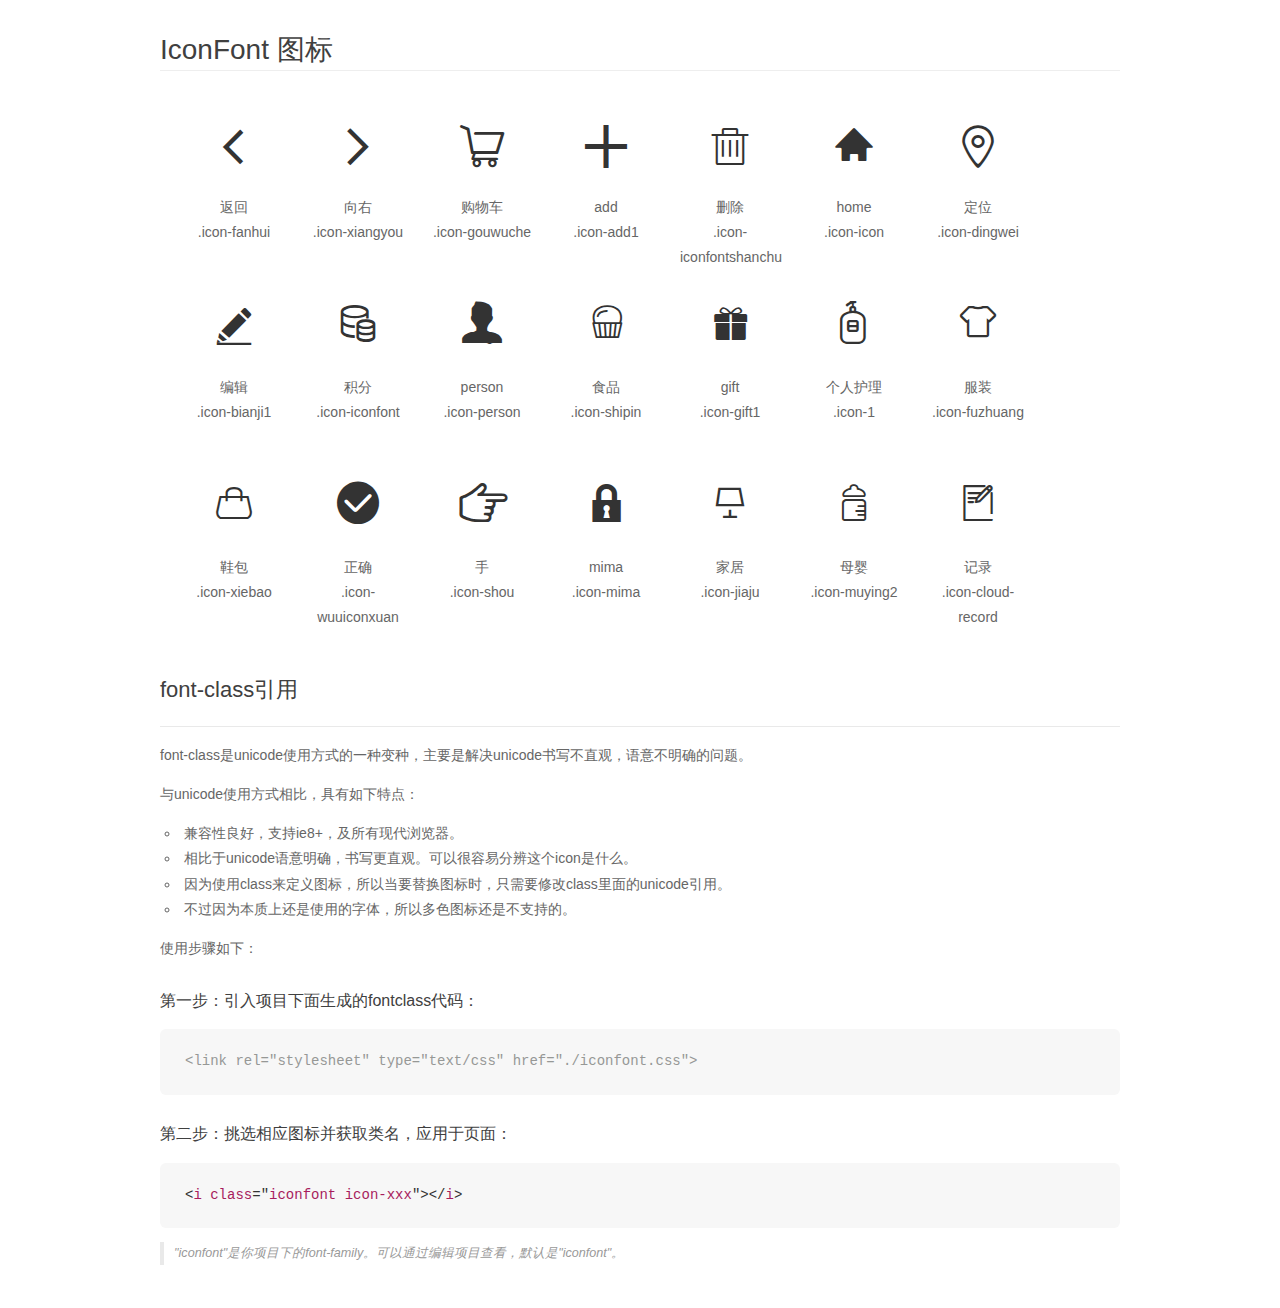
<file: icon-font/demo_fontclass.html>
<!DOCTYPE html>
<html>
<head>
    <meta charset="utf-8"/>
    <title>IconFont</title>
    <link rel="stylesheet" href="demo.css">
    <link rel="stylesheet" href="iconfont.css">
</head>
<body>
    <div class="main markdown">
        <h1>IconFont 图标</h1>
        <ul class="icon_lists clear">
            
                <li>
                <i class="icon iconfont icon-fanhui"></i>
                    <div class="name">返回</div>
                    <div class="fontclass">.icon-fanhui</div>
                </li>
            
                <li>
                <i class="icon iconfont icon-xiangyou"></i>
                    <div class="name">向右</div>
                    <div class="fontclass">.icon-xiangyou</div>
                </li>
            
                <li>
                <i class="icon iconfont icon-gouwuche"></i>
                    <div class="name">购物车</div>
                    <div class="fontclass">.icon-gouwuche</div>
                </li>
            
                <li>
                <i class="icon iconfont icon-add1"></i>
                    <div class="name">add</div>
                    <div class="fontclass">.icon-add1</div>
                </li>
            
                <li>
                <i class="icon iconfont icon-iconfontshanchu"></i>
                    <div class="name">删除</div>
                    <div class="fontclass">.icon-iconfontshanchu</div>
                </li>
            
                <li>
                <i class="icon iconfont icon-icon"></i>
                    <div class="name">home</div>
                    <div class="fontclass">.icon-icon</div>
                </li>
            
                <li>
                <i class="icon iconfont icon-dingwei"></i>
                    <div class="name">定位</div>
                    <div class="fontclass">.icon-dingwei</div>
                </li>
            
                <li>
                <i class="icon iconfont icon-bianji1"></i>
                    <div class="name">编辑</div>
                    <div class="fontclass">.icon-bianji1</div>
                </li>
            
                <li>
                <i class="icon iconfont icon-iconfont"></i>
                    <div class="name">积分</div>
                    <div class="fontclass">.icon-iconfont</div>
                </li>
            
                <li>
                <i class="icon iconfont icon-person"></i>
                    <div class="name">person</div>
                    <div class="fontclass">.icon-person</div>
                </li>
            
                <li>
                <i class="icon iconfont icon-shipin"></i>
                    <div class="name">食品</div>
                    <div class="fontclass">.icon-shipin</div>
                </li>
            
                <li>
                <i class="icon iconfont icon-gift1"></i>
                    <div class="name">gift</div>
                    <div class="fontclass">.icon-gift1</div>
                </li>
            
                <li>
                <i class="icon iconfont icon-1"></i>
                    <div class="name">个人护理</div>
                    <div class="fontclass">.icon-1</div>
                </li>
            
                <li>
                <i class="icon iconfont icon-fuzhuang"></i>
                    <div class="name">服装</div>
                    <div class="fontclass">.icon-fuzhuang</div>
                </li>
            
                <li>
                <i class="icon iconfont icon-xiebao"></i>
                    <div class="name">鞋包</div>
                    <div class="fontclass">.icon-xiebao</div>
                </li>
            
                <li>
                <i class="icon iconfont icon-wuuiconxuan"></i>
                    <div class="name">正确</div>
                    <div class="fontclass">.icon-wuuiconxuan</div>
                </li>
            
                <li>
                <i class="icon iconfont icon-shou"></i>
                    <div class="name">手</div>
                    <div class="fontclass">.icon-shou</div>
                </li>
            
                <li>
                <i class="icon iconfont icon-mima"></i>
                    <div class="name">mima</div>
                    <div class="fontclass">.icon-mima</div>
                </li>
            
                <li>
                <i class="icon iconfont icon-jiaju"></i>
                    <div class="name">家居</div>
                    <div class="fontclass">.icon-jiaju</div>
                </li>
            
                <li>
                <i class="icon iconfont icon-muying2"></i>
                    <div class="name">母婴</div>
                    <div class="fontclass">.icon-muying2</div>
                </li>
            
                <li>
                <i class="icon iconfont icon-cloud-record"></i>
                    <div class="name">记录</div>
                    <div class="fontclass">.icon-cloud-record</div>
                </li>
            
        </ul>

        <h2 id="font-class-">font-class引用</h2>
        <hr>

        <p>font-class是unicode使用方式的一种变种，主要是解决unicode书写不直观，语意不明确的问题。</p>
        <p>与unicode使用方式相比，具有如下特点：</p>
        <ul>
        <li>兼容性良好，支持ie8+，及所有现代浏览器。</li>
        <li>相比于unicode语意明确，书写更直观。可以很容易分辨这个icon是什么。</li>
        <li>因为使用class来定义图标，所以当要替换图标时，只需要修改class里面的unicode引用。</li>
        <li>不过因为本质上还是使用的字体，所以多色图标还是不支持的。</li>
        </ul>
        <p>使用步骤如下：</p>
        <h3 id="-fontclass-">第一步：引入项目下面生成的fontclass代码：</h3>


        <pre><code class="lang-js hljs javascript"><span class="hljs-comment">&lt;link rel="stylesheet" type="text/css" href="./iconfont.css"&gt;</span></code></pre>
        <h3 id="-">第二步：挑选相应图标并获取类名，应用于页面：</h3>
        <pre><code class="lang-css hljs">&lt;<span class="hljs-selector-tag">i</span> <span class="hljs-selector-tag">class</span>="<span class="hljs-selector-tag">iconfont</span> <span class="hljs-selector-tag">icon-xxx</span>"&gt;&lt;/<span class="hljs-selector-tag">i</span>&gt;</code></pre>
        <blockquote>
        <p>"iconfont"是你项目下的font-family。可以通过编辑项目查看，默认是"iconfont"。</p>
        </blockquote>
    </div>
</body>
</html>
</file>
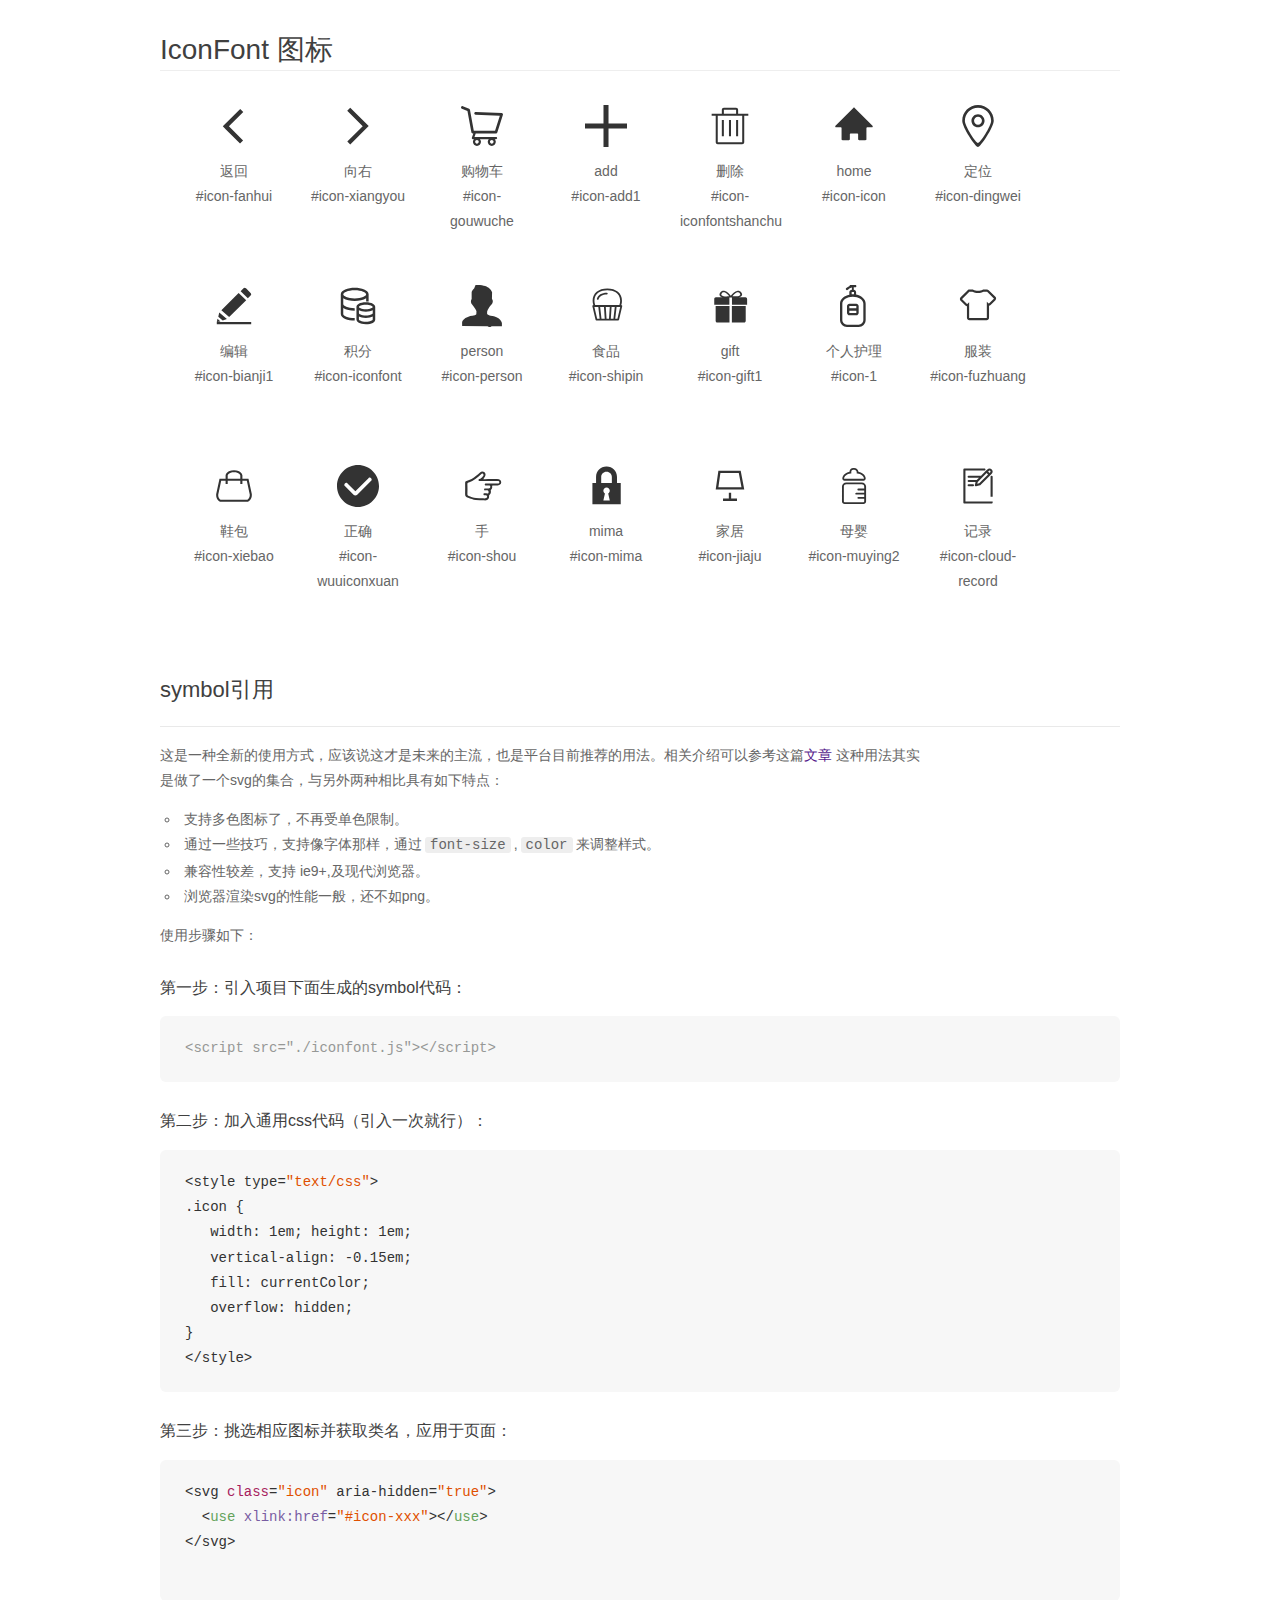
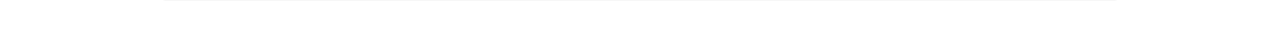
<file: icon-font/demo_symbol.html>
<!DOCTYPE html>
<html>
<head>
    <meta charset="utf-8"/>
    <title>IconFont</title>
    <link rel="stylesheet" href="demo.css">
    <script src="iconfont.js"></script>

    <style type="text/css">
        .icon {
          /* 通过设置 font-size 来改变图标大小 */
          width: 1em; height: 1em;
          /* 图标和文字相邻时，垂直对齐 */
          vertical-align: -0.15em;
          /* 通过设置 color 来改变 SVG 的颜色/fill */
          fill: currentColor;
          /* path 和 stroke 溢出 viewBox 部分在 IE 下会显示
             normalize.css 中也包含这行 */
          overflow: hidden;
        }

    </style>
</head>
<body>
    <div class="main markdown">
        <h1>IconFont 图标</h1>
        <ul class="icon_lists clear">
            
                <li>
                    <svg class="icon" aria-hidden="true">
                        <use xlink:href="#icon-fanhui"></use>
                    </svg>
                    <div class="name">返回</div>
                    <div class="fontclass">#icon-fanhui</div>
                </li>
            
                <li>
                    <svg class="icon" aria-hidden="true">
                        <use xlink:href="#icon-xiangyou"></use>
                    </svg>
                    <div class="name">向右</div>
                    <div class="fontclass">#icon-xiangyou</div>
                </li>
            
                <li>
                    <svg class="icon" aria-hidden="true">
                        <use xlink:href="#icon-gouwuche"></use>
                    </svg>
                    <div class="name">购物车</div>
                    <div class="fontclass">#icon-gouwuche</div>
                </li>
            
                <li>
                    <svg class="icon" aria-hidden="true">
                        <use xlink:href="#icon-add1"></use>
                    </svg>
                    <div class="name">add</div>
                    <div class="fontclass">#icon-add1</div>
                </li>
            
                <li>
                    <svg class="icon" aria-hidden="true">
                        <use xlink:href="#icon-iconfontshanchu"></use>
                    </svg>
                    <div class="name">删除</div>
                    <div class="fontclass">#icon-iconfontshanchu</div>
                </li>
            
                <li>
                    <svg class="icon" aria-hidden="true">
                        <use xlink:href="#icon-icon"></use>
                    </svg>
                    <div class="name">home</div>
                    <div class="fontclass">#icon-icon</div>
                </li>
            
                <li>
                    <svg class="icon" aria-hidden="true">
                        <use xlink:href="#icon-dingwei"></use>
                    </svg>
                    <div class="name">定位</div>
                    <div class="fontclass">#icon-dingwei</div>
                </li>
            
                <li>
                    <svg class="icon" aria-hidden="true">
                        <use xlink:href="#icon-bianji1"></use>
                    </svg>
                    <div class="name">编辑</div>
                    <div class="fontclass">#icon-bianji1</div>
                </li>
            
                <li>
                    <svg class="icon" aria-hidden="true">
                        <use xlink:href="#icon-iconfont"></use>
                    </svg>
                    <div class="name">积分</div>
                    <div class="fontclass">#icon-iconfont</div>
                </li>
            
                <li>
                    <svg class="icon" aria-hidden="true">
                        <use xlink:href="#icon-person"></use>
                    </svg>
                    <div class="name">person</div>
                    <div class="fontclass">#icon-person</div>
                </li>
            
                <li>
                    <svg class="icon" aria-hidden="true">
                        <use xlink:href="#icon-shipin"></use>
                    </svg>
                    <div class="name">食品</div>
                    <div class="fontclass">#icon-shipin</div>
                </li>
            
                <li>
                    <svg class="icon" aria-hidden="true">
                        <use xlink:href="#icon-gift1"></use>
                    </svg>
                    <div class="name">gift</div>
                    <div class="fontclass">#icon-gift1</div>
                </li>
            
                <li>
                    <svg class="icon" aria-hidden="true">
                        <use xlink:href="#icon-1"></use>
                    </svg>
                    <div class="name">个人护理</div>
                    <div class="fontclass">#icon-1</div>
                </li>
            
                <li>
                    <svg class="icon" aria-hidden="true">
                        <use xlink:href="#icon-fuzhuang"></use>
                    </svg>
                    <div class="name">服装</div>
                    <div class="fontclass">#icon-fuzhuang</div>
                </li>
            
                <li>
                    <svg class="icon" aria-hidden="true">
                        <use xlink:href="#icon-xiebao"></use>
                    </svg>
                    <div class="name">鞋包</div>
                    <div class="fontclass">#icon-xiebao</div>
                </li>
            
                <li>
                    <svg class="icon" aria-hidden="true">
                        <use xlink:href="#icon-wuuiconxuan"></use>
                    </svg>
                    <div class="name">正确</div>
                    <div class="fontclass">#icon-wuuiconxuan</div>
                </li>
            
                <li>
                    <svg class="icon" aria-hidden="true">
                        <use xlink:href="#icon-shou"></use>
                    </svg>
                    <div class="name">手</div>
                    <div class="fontclass">#icon-shou</div>
                </li>
            
                <li>
                    <svg class="icon" aria-hidden="true">
                        <use xlink:href="#icon-mima"></use>
                    </svg>
                    <div class="name">mima</div>
                    <div class="fontclass">#icon-mima</div>
                </li>
            
                <li>
                    <svg class="icon" aria-hidden="true">
                        <use xlink:href="#icon-jiaju"></use>
                    </svg>
                    <div class="name">家居</div>
                    <div class="fontclass">#icon-jiaju</div>
                </li>
            
                <li>
                    <svg class="icon" aria-hidden="true">
                        <use xlink:href="#icon-muying2"></use>
                    </svg>
                    <div class="name">母婴</div>
                    <div class="fontclass">#icon-muying2</div>
                </li>
            
                <li>
                    <svg class="icon" aria-hidden="true">
                        <use xlink:href="#icon-cloud-record"></use>
                    </svg>
                    <div class="name">记录</div>
                    <div class="fontclass">#icon-cloud-record</div>
                </li>
            
        </ul>


        <h2 id="symbol-">symbol引用</h2>
        <hr>

        <p>这是一种全新的使用方式，应该说这才是未来的主流，也是平台目前推荐的用法。相关介绍可以参考这篇<a href="">文章</a>
        这种用法其实是做了一个svg的集合，与另外两种相比具有如下特点：</p>
        <ul>
          <li>支持多色图标了，不再受单色限制。</li>
          <li>通过一些技巧，支持像字体那样，通过<code>font-size</code>,<code>color</code>来调整样式。</li>
          <li>兼容性较差，支持 ie9+,及现代浏览器。</li>
          <li>浏览器渲染svg的性能一般，还不如png。</li>
        </ul>
        <p>使用步骤如下：</p>
        <h3 id="-symbol-">第一步：引入项目下面生成的symbol代码：</h3>
        <pre><code class="lang-js hljs javascript"><span class="hljs-comment">&lt;script src="./iconfont.js"&gt;&lt;/script&gt;</span></code></pre>
        <h3 id="-css-">第二步：加入通用css代码（引入一次就行）：</h3>
        <pre><code class="lang-js hljs javascript">&lt;style type=<span class="hljs-string">"text/css"</span>&gt;
.icon {
   width: <span class="hljs-number">1</span>em; height: <span class="hljs-number">1</span>em;
   vertical-align: <span class="hljs-number">-0.15</span>em;
   fill: currentColor;
   overflow: hidden;
}
&lt;<span class="hljs-regexp">/style&gt;</span></code></pre>
        <h3 id="-">第三步：挑选相应图标并获取类名，应用于页面：</h3>
        <pre><code class="lang-js hljs javascript">&lt;svg <span class="hljs-class"><span class="hljs-keyword">class</span></span>=<span class="hljs-string">"icon"</span> aria-hidden=<span class="hljs-string">"true"</span>&gt;<span class="xml"><span class="hljs-tag">
  &lt;<span class="hljs-name">use</span> <span class="hljs-attr">xlink:href</span>=<span class="hljs-string">"#icon-xxx"</span>&gt;</span><span class="hljs-tag">&lt;/<span class="hljs-name">use</span>&gt;</span>
</span>&lt;<span class="hljs-regexp">/svg&gt;
        </span></code></pre>
    </div>
</body>
</html>
</file>
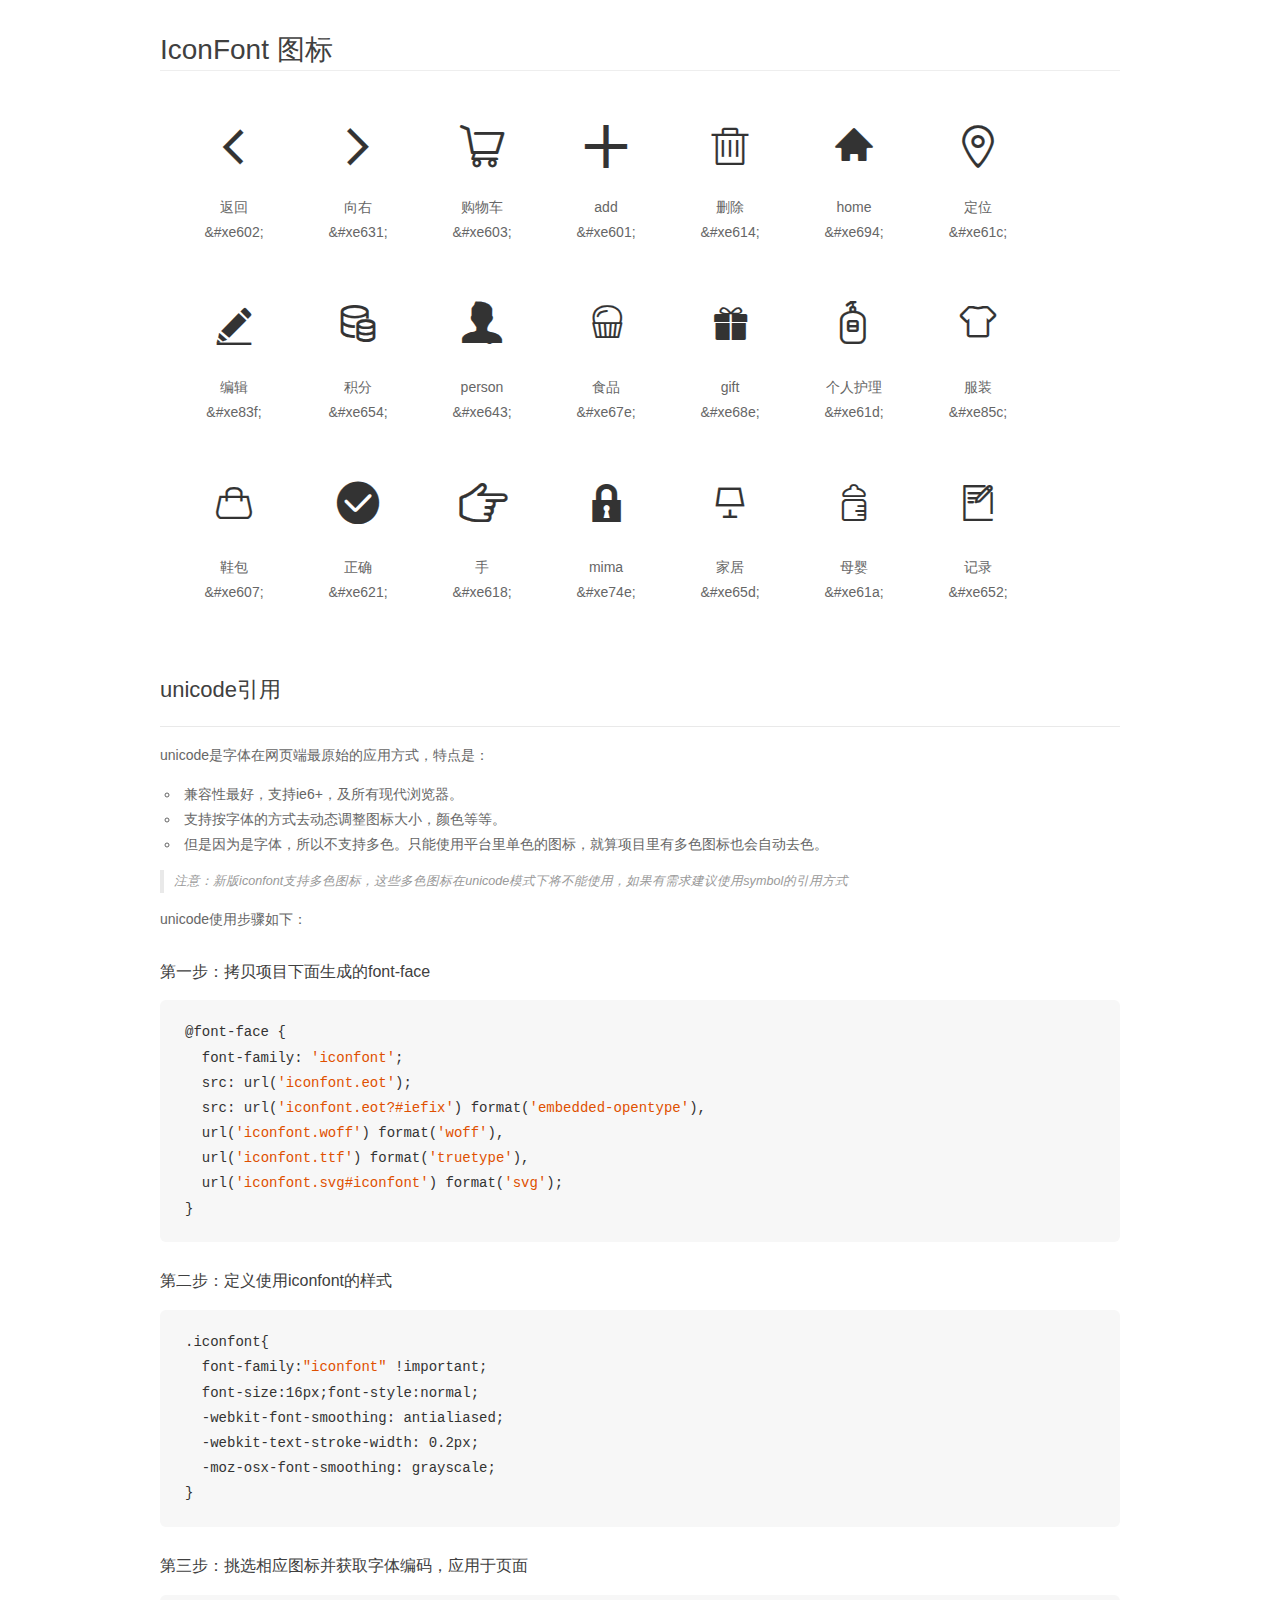
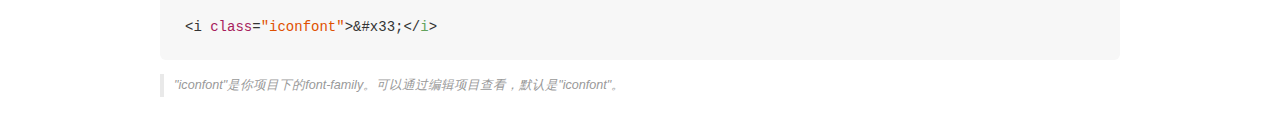
<file: icon-font/demo_unicode.html>
<!DOCTYPE html>
<html>
<head>
    <meta charset="utf-8"/>
    <title>IconFont</title>
    <link rel="stylesheet" href="demo.css">

    <style type="text/css">

        @font-face {font-family: "iconfont";
          src: url('iconfont.eot'); /* IE9*/
          src: url('iconfont.eot#iefix') format('embedded-opentype'), /* IE6-IE8 */
          url('iconfont.woff') format('woff'), /* chrome, firefox */
          url('iconfont.ttf') format('truetype'), /* chrome, firefox, opera, Safari, Android, iOS 4.2+*/
          url('iconfont.svg#iconfont') format('svg'); /* iOS 4.1- */
        }

        .iconfont {
          font-family:"iconfont" !important;
          font-size:16px;
          font-style:normal;
          -webkit-font-smoothing: antialiased;
          -webkit-text-stroke-width: 0.2px;
          -moz-osx-font-smoothing: grayscale;
        }

    </style>
</head>
<body>
    <div class="main markdown">
        <h1>IconFont 图标</h1>
        <ul class="icon_lists clear">
            
                <li>
                <i class="icon iconfont">&#xe602;</i>
                    <div class="name">返回</div>
                    <div class="code">&amp;#xe602;</div>
                </li>
            
                <li>
                <i class="icon iconfont">&#xe631;</i>
                    <div class="name">向右</div>
                    <div class="code">&amp;#xe631;</div>
                </li>
            
                <li>
                <i class="icon iconfont">&#xe603;</i>
                    <div class="name">购物车</div>
                    <div class="code">&amp;#xe603;</div>
                </li>
            
                <li>
                <i class="icon iconfont">&#xe601;</i>
                    <div class="name">add</div>
                    <div class="code">&amp;#xe601;</div>
                </li>
            
                <li>
                <i class="icon iconfont">&#xe614;</i>
                    <div class="name">删除</div>
                    <div class="code">&amp;#xe614;</div>
                </li>
            
                <li>
                <i class="icon iconfont">&#xe694;</i>
                    <div class="name">home</div>
                    <div class="code">&amp;#xe694;</div>
                </li>
            
                <li>
                <i class="icon iconfont">&#xe61c;</i>
                    <div class="name">定位</div>
                    <div class="code">&amp;#xe61c;</div>
                </li>
            
                <li>
                <i class="icon iconfont">&#xe83f;</i>
                    <div class="name">编辑</div>
                    <div class="code">&amp;#xe83f;</div>
                </li>
            
                <li>
                <i class="icon iconfont">&#xe654;</i>
                    <div class="name">积分</div>
                    <div class="code">&amp;#xe654;</div>
                </li>
            
                <li>
                <i class="icon iconfont">&#xe643;</i>
                    <div class="name">person</div>
                    <div class="code">&amp;#xe643;</div>
                </li>
            
                <li>
                <i class="icon iconfont">&#xe67e;</i>
                    <div class="name">食品</div>
                    <div class="code">&amp;#xe67e;</div>
                </li>
            
                <li>
                <i class="icon iconfont">&#xe68e;</i>
                    <div class="name">gift</div>
                    <div class="code">&amp;#xe68e;</div>
                </li>
            
                <li>
                <i class="icon iconfont">&#xe61d;</i>
                    <div class="name">个人护理</div>
                    <div class="code">&amp;#xe61d;</div>
                </li>
            
                <li>
                <i class="icon iconfont">&#xe85c;</i>
                    <div class="name">服装</div>
                    <div class="code">&amp;#xe85c;</div>
                </li>
            
                <li>
                <i class="icon iconfont">&#xe607;</i>
                    <div class="name">鞋包</div>
                    <div class="code">&amp;#xe607;</div>
                </li>
            
                <li>
                <i class="icon iconfont">&#xe621;</i>
                    <div class="name">正确</div>
                    <div class="code">&amp;#xe621;</div>
                </li>
            
                <li>
                <i class="icon iconfont">&#xe618;</i>
                    <div class="name">手</div>
                    <div class="code">&amp;#xe618;</div>
                </li>
            
                <li>
                <i class="icon iconfont">&#xe74e;</i>
                    <div class="name">mima</div>
                    <div class="code">&amp;#xe74e;</div>
                </li>
            
                <li>
                <i class="icon iconfont">&#xe65d;</i>
                    <div class="name">家居</div>
                    <div class="code">&amp;#xe65d;</div>
                </li>
            
                <li>
                <i class="icon iconfont">&#xe61a;</i>
                    <div class="name">母婴</div>
                    <div class="code">&amp;#xe61a;</div>
                </li>
            
                <li>
                <i class="icon iconfont">&#xe652;</i>
                    <div class="name">记录</div>
                    <div class="code">&amp;#xe652;</div>
                </li>
            
        </ul>
        <h2 id="unicode-">unicode引用</h2>
        <hr>

        <p>unicode是字体在网页端最原始的应用方式，特点是：</p>
        <ul>
        <li>兼容性最好，支持ie6+，及所有现代浏览器。</li>
        <li>支持按字体的方式去动态调整图标大小，颜色等等。</li>
        <li>但是因为是字体，所以不支持多色。只能使用平台里单色的图标，就算项目里有多色图标也会自动去色。</li>
        </ul>
        <blockquote>
        <p>注意：新版iconfont支持多色图标，这些多色图标在unicode模式下将不能使用，如果有需求建议使用symbol的引用方式</p>
        </blockquote>
        <p>unicode使用步骤如下：</p>
        <h3 id="-font-face">第一步：拷贝项目下面生成的font-face</h3>
        <pre><code class="lang-js hljs javascript">@font-face {
  font-family: <span class="hljs-string">'iconfont'</span>;
  src: url(<span class="hljs-string">'iconfont.eot'</span>);
  src: url(<span class="hljs-string">'iconfont.eot?#iefix'</span>) format(<span class="hljs-string">'embedded-opentype'</span>),
  url(<span class="hljs-string">'iconfont.woff'</span>) format(<span class="hljs-string">'woff'</span>),
  url(<span class="hljs-string">'iconfont.ttf'</span>) format(<span class="hljs-string">'truetype'</span>),
  url(<span class="hljs-string">'iconfont.svg#iconfont'</span>) format(<span class="hljs-string">'svg'</span>);
}
</code></pre>
        <h3 id="-iconfont-">第二步：定义使用iconfont的样式</h3>
        <pre><code class="lang-js hljs javascript">.iconfont{
  font-family:<span class="hljs-string">"iconfont"</span> !important;
  font-size:<span class="hljs-number">16</span>px;font-style:normal;
  -webkit-font-smoothing: antialiased;
  -webkit-text-stroke-width: <span class="hljs-number">0.2</span>px;
  -moz-osx-font-smoothing: grayscale;
}
</code></pre>
        <h3 id="-">第三步：挑选相应图标并获取字体编码，应用于页面</h3>
        <pre><code class="lang-js hljs javascript">&lt;i <span class="hljs-class"><span class="hljs-keyword">class</span></span>=<span class="hljs-string">"iconfont"</span>&gt;&amp;#x33;<span class="xml"><span class="hljs-tag">&lt;/<span class="hljs-name">i</span>&gt;</span></span></code></pre>

        <blockquote>
        <p>"iconfont"是你项目下的font-family。可以通过编辑项目查看，默认是"iconfont"。</p>
        </blockquote>
    </div>


</body>
</html>
</file>
<file: icon-font/iconfont.css>
@font-face {font-family: "iconfont";
  src: url('iconfont.eot?t=1495203259333'); /* IE9*/
  src: url('iconfont.eot?t=1495203259333#iefix') format('embedded-opentype'), /* IE6-IE8 */
  url('iconfont.woff?t=1495203259333') format('woff'), /* chrome, firefox */
  url('iconfont.ttf?t=1495203259333') format('truetype'), /* chrome, firefox, opera, Safari, Android, iOS 4.2+*/
  url('iconfont.svg?t=1495203259333#iconfont') format('svg'); /* iOS 4.1- */
}

.iconfont {
  font-family:"iconfont" !important;
  font-size:16px;
  font-style:normal;
  -webkit-font-smoothing: antialiased;
  -moz-osx-font-smoothing: grayscale;
}

.icon-fanhui:before { content: "\e602"; }

.icon-xiangyou:before { content: "\e631"; }

.icon-gouwuche:before { content: "\e603"; }

.icon-add1:before { content: "\e601"; }

.icon-iconfontshanchu:before { content: "\e614"; }

.icon-icon:before { content: "\e694"; }

.icon-dingwei:before { content: "\e61c"; }

.icon-bianji1:before { content: "\e83f"; }

.icon-iconfont:before { content: "\e654"; }

.icon-person:before { content: "\e643"; }

.icon-shipin:before { content: "\e67e"; }

.icon-gift1:before { content: "\e68e"; }

.icon-1:before { content: "\e61d"; }

.icon-fuzhuang:before { content: "\e85c"; }

.icon-xiebao:before { content: "\e607"; }

.icon-wuuiconxuan:before { content: "\e621"; }

.icon-shou:before { content: "\e618"; }

.icon-mima:before { content: "\e74e"; }

.icon-jiaju:before { content: "\e65d"; }

.icon-muying2:before { content: "\e61a"; }

.icon-cloud-record:before { content: "\e652"; }
</file>
<file: css/style.css>
body {
  margin: 0;
  color: #656565;
  background-color: #fafafa;
  visibility: hidden;
}
a {
  text-decoration: none;
  color: #666;
  -webkit-tap-highlight-color: transparent;
  outline: none;
}
ul {
  padding: 0;
  margin: 0;
}
li {
  list-style: none;
}
img {
  width: 100%;
}
p,
h1,
h2,
h3,
h4,
h5,
h6 {
  margin: 0;
}
a,
input,
textarea {
  -webkit-tap-highlight-color: rgba(0, 0, 0, 0);
}
:-moz-placeholder {
  /* Mozilla Firefox 4 to 18 */
  color: #999;
  opacity: 1;
}
::-moz-placeholder {
  /* Mozilla Firefox 19+ */
  color: #999;
  opacity: 1;
}
input:-ms-input-placeholder {
  color: #999;
  opacity: 1;
}
input::-webkit-input-placeholder {
  color: #999;
  opacity: 1;
}
i {
  font-style: normal;
}
a,
input,
textarea {
  outline: none;
}
.clear:after {
  content: "";
  display: block;
  height: 0;
  clear: both;
}
html {
  width: 100%;
  height: 100%;
  overflow: hidden;
}
body {
  width: 100%;
  height: 100%;
  overflow: auto;
  font-size: 0.71111111rem;
  color: #666;
  font-family: sans-serif;
}
#layout-head {
  position: fixed;
  top: 0;
  left: 0;
  z-index: 10;
  width: 100%;
  height: 2.13333333rem;
  line-height: 2.13333333rem;
  text-align: center;
  background-color: #6bcdbe;
  color: #fff;
}
#backbtn {
  position: absolute;
  top: 0;
  left: 0;
  width: 2.13333333rem;
  height: 2.13333333rem;
  z-index: 11;
}
#backbtn span {
  display: block;
  width: 100%;
  text-align: center;
  line-height: 2.13333333rem;
  font-size: 0.88888889rem;
  color: #fff;
}
#layout-content {
  padding: 2.13333333rem 0;
  overflow: hidden;
}
#layout-foottab {
  position: fixed;
  right: 0;
  bottom: 0;
  z-index: 10;
  width: 100%;
  height: 2.13333333rem;
  background-color: #fff;
  color: #333;
  box-shadow: 0 10px 10px 10px #ccc;
}
#layout-foottab li {
  float: left;
  width: 25%;
  height: 100%;
}
#layout-foottab li span.icon {
  margin-top: 0.11111111rem;
  display: block;
  text-align: center;
  font-size: 0.97777778rem;
}
#layout-foottab li div {
  text-align: center;
  font-size: 0.48888889rem;
}
#layout-foottab li.active a {
  color: #6bcdbe;
}
#layout-headbtn {
  position: absolute;
  top: 0;
  right: 0;
}
#layout-headbtn a {
  color: #fff;
}
#layout-headbtn i.btn,
#layout-headbtn i.icon {
  font-weight: 300;
  display: inline-block;
  width: 2.13333333rem;
  height: 2.13333333rem;
  line-height: 2rem;
  font-size: 0.62222222rem;
  text-align: center;
}
#layout-headbtn i.icon {
  font-size: 0.88888889rem;
}
#cb-banner {
  width: 100%;
  height: 4.97777778rem;
  overflow: hidden;
}
#cb-banner .swiper-container {
  width: 100%;
  height: 100%;
}
#cb-nav {
  background-color: #fff;
}
#cb-nav .cb-nav-item {
  float: left;
  display: block;
  width: 33.333333%;
  height: 3.37777778rem;
  background-color: white;
  -webkit-box-sizing: border-box;
  -moz-box-sizing: border-box;
  box-sizing: border-box;
  padding-top: 0.35555556rem;
}
#cb-nav .cb-nav-item p {
  line-height: 0.88888889rem;
  font-size: 0.53333333rem;
  text-align: center;
}
.cb-nav-circle {
  width: 1.77777778rem;
  height: 1.77777778rem;
  margin: 0 auto;
  border-radius: 50%;
  overflow: hidden;
  color: white;
}
.cb-nav-circle span.icon {
  display: block;
  width: 1.77777778rem;
  hieght: 1.77777778rem;
  line-height: 1.77777778rem;
  text-align: center;
  margin: 0 auto;
  font-size: 1.06666667rem;
}
.cb-nav-circle a {
  color: white;
}
.nav-color1 {
  background-color: #ed5b5e;
}
.nav-color2 {
  background-color: #feb147;
}
.nav-color3 {
  background-color: #f97171;
}
.nav-color4 {
  background-color: #8a96e8;
}
.nav-color5 {
  background-color: #9ee757;
}
.nav-color6 {
  background-color: #66b4fc;
}
#cb-notice {
  height: 1.51111111rem;
  -webkit-box-sizing: border-box;
  -moz-box-sizing: border-box;
  box-sizing: border-box;
  background-color: #fff;
  overflow: hidden;
}
#cb-notice .cb-notice-tit {
  float: left;
  height: 0.8rem;
  margin: 0.35555556rem 0;
  line-height: 0.8rem;
  width: 15%;
  margin-right: 5%;
  -webkit-box-sizing: border-box;
  -moz-box-sizing: border-box;
  box-sizing: border-box;
  border-right: 1px solid #eee;
  text-align: center;
  color: #ed5b5e;
  font-style: italic;
}
#cb-notice-list {
  float: left;
  width: 80%;
  height: 1.51111111rem;
  overflow: hidden;
}
#cb-notice-list li {
  height: 1.51111111rem;
  line-height: 1.51111111rem;
  font-size: 0.71111111rem;
}
#cb-notice-list a {
  display: -webkit-box;
  -webkit-line-clamp: 1;
  -webkit-box-orient: vertical;
  overflow: hidden;
}
.cb-content .item-tit {
  height: 0.88888889rem;
  line-height: 0.88888889rem;
  border-left: 3px solid #6bcdbe;
  color: #2b2b2b;
  padding-left: 0.35555556rem;
  margin: 0 0.35555556rem 0.35555556rem 0.35555556rem;
}
.cb-content .linktomore {
  float: right;
  width: 1.77777778rem;
  height: 0.88888889rem;
  line-height: 0.88888889rem;
  text-align: center;
  font-size: 0.62222222rem;
}
.cb-content p.product-tit {
  height: 2rem;
  line-height: 1rem;
  font-size: 0.62222222rem;
  overflow: hidden;
  display: -webkit-box;
  -webkit-line-clamp: 2;
  -webkit-box-orient: vertical;
}
.cb-content .btn-box span {
  float: left;
  display: block;
  height: 1.42222222rem;
  line-height: 1.42222222rem;
  color: #ed5b5e;
  font-size: 0.62222222rem;
}
.cb-content .btn-box a {
  float: right;
  display: block;
  width: 2.13333333rem;
  height: 0.71111111rem;
  line-height: 0.71111111rem;
  font-size: 0.62222222rem;
  padding: 0.13333333rem 0;
  margin: 0.22222222rem 0;
  text-align: center;
  background-color: #6bcdbe;
  color: #fff;
}
.cb-content .btn-box .btn-box::after {
  content: '';
  display: block;
  clear: both;
}
#cbc-item1 {
  margin-top: 0.35555556rem;
  padding-top: 0.35555556rem;
  background-color: #fff;
}
#cbc-item1 .item {
  float: left;
  height: 100%;
  -webkit-box-sizing: border-box;
  -moz-box-sizing: border-box;
  box-sizing: border-box;
  border-right: 1px solid #eee;
}
#cbc-item1 .item:nth-of-type(2n) {
  border-right: 0;
}
#cbc-item1 .item.p1 {
  width: 40%;
  height: 9.15555556rem;
  overflow: hidden;
  -webkit-box-sizing: border-box;
  -moz-box-sizing: border-box;
  box-sizing: border-box;
  padding: 0.35555556rem;
}
#cbc-item1 .cb-p1img {
  position: relative;
  width: 5.68888889rem;
  height: 5.68888889rem;
  margin: 0 auto;
  overflow: hidden;
}
#cbc-item1 .cb-p1img img {
  position: absolute;
  top: 50%;
  left: 50%;
  -webkit-transform: translate(-50%, -50%);
  -moz-transform: translate(-50%, -50%);
  -ms-transform: translate(-50%, -50%);
  -o-transform: translate(-50%, -50%);
  transform: translate(-50%, -50%);
  width: 100%;
}
#cbc-item1 .cb-p1text p.product-tit {
  height: 1rem;
  overflow: hidden;
  display: -webkit-box;
  -webkit-line-clamp: 1;
  -webkit-box-orient: vertical;
}
#cbc-item1 .p2 {
  border-bottom: 1px solid #eee;
  padding: 0.35555556rem;
}
#cbc-item1 .p3 {
  padding: 0.35555556rem;
}
#cbc-item1 .item.p2p3 {
  width: 60%;
  overflow: hidden;
}
#cbc-item1 .item.p2p3 .product-tit {
  height: 1.42222222rem;
  line-height: 0.71111111rem;
  font-size: 0.48888889rem;
  text-align: right;
}
#cbc-item1 .item.p2p3 .btn-box span {
  float: right;
  height: 0.97777778rem;
  line-height: 0.97777778rem;
}
#cbc-item1 .item.p2p3 .btn-box a {
  float: right;
}
#cbc-item1 .cb-p2img,
#cbc-item1 .cb-p3img {
  float: left;
  width: 3.55555556rem;
  height: 3.55555556rem;
  overflow: hidden;
}
#cbc-item1 .cb-p2img img,
#cbc-item1 .cb-p3img img {
  width: 100%;
}
#cbc-item1 .cb-p2text,
#cbc-item1 .cb-p3text {
  float: right;
  width: 50%;
}
#cbc-item1 .cb-p2text p.product-tit,
#cbc-item1 .cb-p3text p.product-tit {
  overflow: hidden;
  display: -webkit-box;
  -webkit-line-clamp: 2;
  -webkit-box-orient: vertical;
}
#cbc-item2 {
  margin-top: 0.35555556rem;
  padding-top: 0.35555556rem;
  background-color: #fff;
}
#cbc-item2 .item {
  float: left;
  width: 50%;
  -webkit-box-sizing: border-box;
  -moz-box-sizing: border-box;
  box-sizing: border-box;
  padding: 0.35555556rem;
  border-right: 1px solid #eee;
  border-bottom: 1px solid #eee;
}
#cbc-item2 .item p.product-tit {
  overflow: hidden;
  display: -webkit-box;
  -webkit-line-clamp: 2;
  -webkit-box-orient: vertical;
}
#cbc-item2 .toproductlist {
  position: relative;
  height: 11.42222222rem;
}
#cbc-item2 .toproductlist a {
  position: absolute;
  top: 50%;
  left: 50%;
  -webkit-transform: translate(-50%, -50%);
  -moz-transform: translate(-50%, -50%);
  -ms-transform: translate(-50%, -50%);
  -o-transform: translate(-50%, -50%);
  transform: translate(-50%, -50%);
  width: 5.33333333rem;
  text-align: center;
  color: #6bcdbe;
}
#cbc-item2 .cb-p4img,
#cbc-item2 .cb-p5img,
#cbc-item2 .cb-p6img {
  position: relative;
  margin: 0 auto;
  width: 7.24444444rem;
  height: 7.24444444rem;
  overflow: hidden;
}
#cbc-item2 .cb-p4img img,
#cbc-item2 .cb-p5img img,
#cbc-item2 .cb-p6img img {
  position: absolute;
  top: 50%;
  left: 50%;
  -webkit-transform: translate(-50%, -50%);
  -moz-transform: translate(-50%, -50%);
  -ms-transform: translate(-50%, -50%);
  -o-transform: translate(-50%, -50%);
  transform: translate(-50%, -50%);
  width: 100%;
}
#foot-info {
  color: #ccc;
}
#foot-info .link {
  -webkit-box-sizing: border-box;
  -moz-box-sizing: border-box;
  box-sizing: border-box;
  border-top: 1px solid #eee;
  margin-top: 0.35555556rem;
  padding: 0.62222222rem;
  height: 1.97777778rem;
  line-height: 0.71111111rem;
  font-size: 0.62222222rem;
  text-align: center;
  background-color: #fcfcfc;
}
#foot-info .link table {
  width: 100%;
}
#foot-info .link td {
  width: 50%;
}
#foot-info .link td:nth-of-type(1) {
  text-align: right;
}
#foot-info .link td:nth-of-type(2) {
  text-align: left;
}
#foot-info .link a {
  display: inline-block;
  padding: 0 0.71111111rem;
  color: #ccc;
}
#foot-info .link #signin {
  border-right: 1px solid #eee;
}
#foot-info .copyright {
  -webkit-box-sizing: border-box;
  -moz-box-sizing: border-box;
  box-sizing: border-box;
  border-top: 1px solid #eee;
  height: 1.95555556rem;
  line-height: 1.95555556rem;
  text-align: center;
  font-size: 0.62222222rem;
  background-color: #fcfcfc;
}
#pl-main {
  padding-top: 1.66666667rem;
}
#pl-topnav {
  width: 16rem;
  height: 1.64444444rem;
  position: fixed;
  top: 2.13333333rem;
  left: 0;
  z-index: 5;
  font-weight: 300;
  font-size: 0.62222222rem;
  background-color: #fff;
  overflow: hidden;
}
#pl-topnav ul {
  width: 19.2rem;
  height: 1.64444444rem;
}
#pl-topnav li {
  float: left;
  width: 3.2rem;
  height: 1.64444444rem;
  line-height: 1.64444444rem;
  background-color: #fff;
  text-align: center;
}
#pl-topnav li a {
  display: block;
  width: 100%;
  height: 1.55555556rem;
  line-height: 1.55555556rem;
  border-bottom: 3px solid #fafafa;
}
#pl-topnav li.active a {
  color: #6bcdbe;
  border-bottom: 3px solid #6bcdbe;
}
.pl-item {
  position: relative;
  padding: 0.35555556rem;
  background-color: #fff;
  border-bottom: 1px solid #eee;
}
.pl-item .pl-imgbox {
  position: absolute;
  top: 0.35555556rem;
  left: 0.35555556rem;
  width: 5.77777778rem;
  height: 5.77777778rem;
  z-index: 4;
}
.pl-item .pl-imgbox img {
  width: 100%;
}
.pl-item .pl-textbox {
  width: 100%;
  height: 5.77777778rem;
  -webkit-box-sizing: border-box;
  -moz-box-sizing: border-box;
  box-sizing: border-box;
  padding-left: 6.57777778rem;
}
.pl-item .pl-textbox p.product-tit {
  height: 2rem;
  line-height: 1rem;
  font-size: 0.62222222rem;
  overflow: hidden;
  display: -webkit-box;
  -webkit-line-clamp: 2;
  -webkit-box-orient: vertical;
}
.pl-item .pl-textbox div.pl-btnbox {
  height: 2.84444444rem;
  margin-top: 0.71111111rem;
}
.pl-item .pl-textbox .pl-points {
  float: left;
  height: 1.42222222rem;
  line-height: 1.42222222rem;
  color: #ed5b5e;
  font-size: 0.62222222rem;
}
.pl-item .pl-textbox .chosenum {
  float: right;
}
.pl-item .pl-textbox .chosenum input {
  float: right;
  display: inline-block;
  width: 1.42222222rem;
  height: 1.42222222rem;
  line-height: 1.42222222rem;
  border-top: 1px solid #eee;
  border-bottom: 1px solid #eee;
  border-right: 0;
  border-left: 0;
  padding: 0;
  text-align: center;
}
.pl-item .pl-textbox .chosenum span {
  float: right;
  display: inline-block;
  width: 1.42222222rem;
  height: 1.42222222rem;
  line-height: 1.42222222rem;
  text-align: center;
  border: 1px solid #eee;
}
.pl-item .pl-textbox .chosenum span.minbtn {
  border-top-left-radius: 0.13333333rem;
  border-bottom-left-radius: 0.13333333rem;
}
.pl-item .pl-textbox .chosenum span.addbtn {
  border-top-right-radius: 0.13333333rem;
  border-bottom-right-radius: 0.13333333rem;
}
.pl-item .pl-textbox .pl-addtocar {
  float: right;
  margin-top: 0.22222222rem;
  height: 1.42222222rem;
  line-height: 1.42222222rem;
  text-align: center;
  color: #6bcdbe;
  font-size: 0.62222222rem;
}
.pl-item .pl-textbox .pl-addtocar span {
  margin-top: -0.22222222rem;
  margin-right: 0.13333333rem;
}
#pd {
  background-color: #fff;
}
#pd-main .pd-maximg {
  height: 9.6rem;
  text-align: center;
}
#pd-main .pd-maximg img {
  height: 100%;
  margin: 0 auto;
}
#pd-main .pd-tit {
  height: 1.42222222rem;
  padding: 0.35555556rem;
  background-color: #fff;
}
#pd-main .pd-tit .pd-titname {
  display: inline-block;
  width: 60%;
  -webkit-box-sizing: border-box;
  -moz-box-sizing: border-box;
  box-sizing: border-box;
  padding-right: 0.17777778rem;
  height: 0.71111111rem;
  line-height: 0.71111111rem;
  overflow: hidden;
}
#pd-main .pd-tit .pd-titpoints {
  display: inline-block;
  width: 40%;
  line-height: 1.42222222rem;
  -webkit-box-sizing: border-box;
  -moz-box-sizing: border-box;
  box-sizing: border-box;
  border-left: 1px solid #eee;
  color: #ccc;
  text-align: center;
}
#pd-main .pd-tit .pd-titpoints i {
  color: #6bcdbe;
  padding-right: 0.35555556rem;
  font-size: 1.06666667rem;
}
#pd-main .pd-info {
  border-top: 1px solid #eee;
  padding: 0.71111111rem 0.35555556rem 2.48888889rem 0.35555556rem;
  background-color: #fff;
}
#pd-main .pd-info p {
  line-height: 1.06666667rem;
}
#pd-main .pd-info .pd-infotit {
  height: 1.06666667rem;
  line-height: 1.06666667rem;
  padding-left: 0.35555556rem;
  border-left: 3px solid #6bcdbe;
}
#pd-main .pd-info .pd-infobox {
  margin-top: 0.71111111rem;
  padding: 0 0.71111111rem;
  font-size: 0.62222222rem;
}
#pd-main .pd-info .pd-infobox .notice {
  color: #6bcdbe;
}
#pd-main .btntobuy {
  text-align: center;
  height: 1.77777778rem;
  margin: 1.42222222rem 0 0 0;
}
#pd-main .btntobuy a {
  display: inline-block;
  width: 5.33333333rem;
  text-align: center;
  line-height: 1.77777778rem;
  background-color: #feb147;
  color: #fff;
}
#usercenter {
  background-color: #fff;
}
#usercenter #layout-head {
  background-color: transparent;
}
#usercenter #layout-content {
  padding: 0;
}
.uc-bgimg {
  height: 8.53333333rem;
  overflow: hidden;
}
.uc-tit {
  position: relative;
  margin-top: -2.13333333rem;
  text-align: center;
  padding-top: 4.26666667rem;
}
.uc-tit .uc-userimg {
  position: absolute;
  top: 0;
  left: 50%;
  -webkit-transform: translate(-50%, 0);
  -moz-transform: translate(-50%, 0);
  -ms-transform: translate(-50%, 0);
  -o-transform: translate(-50%, 0);
  transform: translate(-50%, 0);
  width: 4.22222222rem;
  height: 4.22222222rem;
  border-radius: 50%;
  overflow: hidden;
  border: 2px solid #fff;
}
.uc-tit .uc-username {
  font-size: 0.88888889rem;
  line-height: 1.42222222rem;
}
.uc-tit .uc-userpoints {
  font-size: 0.62222222rem;
}
.uc-list {
  padding: 0.35555556rem;
}
.uc-list li {
  position: relative;
  height: 2.13333333rem;
  line-height: 2.13333333rem;
  border-bottom: 1px solid #eee;
}
.uc-list .item {
  padding-right: 2.48888889rem;
  padding-left: 0.35555556rem;
}
.uc-list .item span.icon {
  font-size: 0.88888889rem;
  padding-right: 0.35555556rem;
}
.uc-list span.icon-xiangyou {
  position: absolute;
  top: 0;
  right: 0;
  display: block;
  width: 2.13333333rem;
  height: 2.13333333rem;
  text-align: right;
  line-height: 2.13333333rem;
  -webkit-box-sizing: border-box;
  -moz-box-sizing: border-box;
  box-sizing: border-box;
  padding-right: 0.35555556rem;
}
.hidden {
  display: none !important;
}
#sc-main {
  border-top: 0.35555556rem solid #fafafa;
}
.sc-link {
  height: 2.13333333rem;
  line-height: 2.13333333rem;
  text-align: center;
  font-size: 0.62222222rem;
  background-color: #fff;
}
.sc-item {
  background-color: #fff;
  border-bottom: 0.35555556rem solid #fafafa;
}
.sc-item .sc-editbar {
  height: 1.42222222rem;
  line-height: 1.42222222rem;
  -webkit-box-sizing: border-box;
  -moz-box-sizing: border-box;
  box-sizing: border-box;
  text-align: center;
  padding: 0.26666667rem 0.35555556rem;
}
.sc-item .editbtn,
.sc-item .delebtn,
.sc-item .chooseipt {
  float: left;
  width: 1.42222222rem;
  height: 0.88888889rem;
  line-height: 0.88888889rem;
  font-size: 0.62222222rem;
  color: #2cb3c6;
  text-align: center;
}
.sc-item .chooseipt .chosecir {
  color: #eee;
  font-size: 0.8rem;
}
.sc-item .chooseipt .chosecir.active {
  color: #2cb3c6;
}
.sc-item .editbtn {
  float: right;
  width: 2.13333333rem;
  border-right: 1px solid #eee;
}
.sc-item .delebtn {
  float: right;
  width: 2.13333333rem;
}
.sc-item .sc-infobox {
  position: relative;
  background-color: #fefefe;
  padding: 0.35555556rem;
}
.sc-item .sc-imgbox {
  position: absolute;
  top: 0.35555556rem;
  left: 0.35555556rem;
  width: 4.66666667rem;
  height: 4.88888889rem;
  z-index: 4;
}
.sc-item .sc-imgbox img {
  width: 100%;
}
.sc-item .sc-textbox {
  width: 100%;
  height: 4.66666667rem;
  -webkit-box-sizing: border-box;
  -moz-box-sizing: border-box;
  box-sizing: border-box;
  padding-left: 5.37777778rem;
}
.sc-item .sc-textbox p.product-tit {
  height: 2rem;
  line-height: 1rem;
  font-size: 0.62222222rem;
  overflow: hidden;
  display: -webkit-box;
  -webkit-line-clamp: 2;
  -webkit-box-orient: vertical;
}
.sc-item .sc-textbox div.sc-btnbox {
  margin-top: 0.71111111rem;
}
.sc-item .sc-textbox .sc-points {
  display: block;
  float: left;
  height: 1.42222222rem;
  line-height: 1.42222222rem;
  color: #ed5b5e;
  font-size: 0.62222222rem;
  padding-right: 0.35555556rem;
}
.sc-item .sc-textbox .sc-points span {
  padding-right: 0.17777778rem;
  font-size: 0.71111111rem;
}
.sc-item .sc-textbox .chosenum {
  display: block;
  float: right;
  background-color: #fff;
}
.sc-item .sc-textbox .chosenum input {
  float: right;
  display: inline-block;
  width: 3.2rem;
  height: 1.91111111rem;
  line-height: 1.91111111rem;
  border-top: 1px solid #eee;
  border-bottom: 1px solid #eee;
  border-right: 0;
  border-left: 0;
  padding: 0;
  text-align: center;
  background-color: transparent;
}
.sc-item .sc-textbox .chosenum span {
  float: right;
  display: inline-block;
  width: 3.2rem;
  height: 1.91111111rem;
  line-height: 1.91111111rem;
  text-align: center;
  border: 1px solid #eee;
  background-color: transparent;
}
.sc-item .sc-textbox .chosenum span.minbtn {
  border-top-left-radius: 0.13333333rem;
  border-bottom-left-radius: 0.13333333rem;
}
.sc-item .sc-textbox .chosenum span.addbtn {
  border-top-right-radius: 0.13333333rem;
  border-bottom-right-radius: 0.13333333rem;
}
.sc-item .sc-textbox .sc-pnumis {
  display: block;
  float: right;
  width: 1.42222222rem;
  height: 1.42222222rem;
  line-height: 1.42222222rem;
  text-align: center;
}
#sc-edit {
  position: fixed;
  right: 0;
  bottom: 0;
  z-index: 10;
  width: 100%;
  height: 2.13333333rem;
  background-color: #fff;
  border-top: 1px solid #eee;
  color: #333;
}
#sc-edit #sc-chooseall {
  float: left;
  height: 2.15555556rem;
  line-height: 2.15555556rem;
  padding-left: 0.35555556rem;
  font-size: 0.62222222rem;
  text-align: center;
}
#sc-edit .chosecir {
  color: #eee;
  padding-right: 0.35555556rem;
  font-size: 0.8rem;
}
#sc-edit .chosecir.active {
  color: #2cb3c6;
}
#sc-edit #sc-tottle {
  float: right;
  padding-right: 0.71111111rem;
  height: 2.15555556rem;
  line-height: 2.15555556rem;
  font-size: 0.62222222rem;
}
#sc-edit #sc-tottle span {
  font-size: 0.71111111rem;
  padding: 0 0.35555556rem 0 0.17777778rem;
  color: #feb147;
}
#sc-edit #sc-submitbtn {
  float: right;
  width: 3.2rem;
  text-align: center;
  height: 2.15555556rem;
  background-color: #feb147;
  line-height: 2.15555556rem;
  color: #fff;
}
#address {
  background-color: #fff;
}
#address-main .a-item {
  border-bottom: 1px solid #eee;
}
.a-info {
  padding: 0.71111111rem 0;
  margin: 0 0.71111111rem;
  border-bottom: 1px solid #eee;
}
.a-info .name {
  float: left;
  width: 4.26666667rem;
  margin-bottom: 0.35555556rem;
}
.a-info .phone {
  float: left;
}
.a-info .address {
  font-size: 0.62222222rem;
  color: #ccc;
}
.a-editbar {
  height: 1.42222222rem;
  margin: 0 0.71111111rem;
  color: #666;
}
.a-editbar .choosebtn {
  float: left;
  height: 1.42222222rem;
  line-height: 1.42222222rem;
  font-size: 0.62222222rem;
}
.a-editbar .choosebtn .icon {
  margin-right: 0.35555556rem;
  color: #eee;
}
.a-editbar .choosebtn .icon.active {
  color: #feb147;
}
.a-editbar .edit,
.a-editbar .dele {
  float: right;
  width: 2.66666667rem;
  height: 1.42222222rem;
  line-height: 1.42222222rem;
  font-size: 0.62222222rem;
  color: #666;
  text-align: right;
}
.a-editbar .edit .icon,
.a-editbar .dele .icon {
  font-size: 0.88888889rem;
  padding: 0 0.35555556rem 0 0;
}
.a-editbar .edit {
  margin-right: 0.35555556rem;
}
#address #contain {
  background-color: #fff;
}
#address footer {
  position: fixed;
  right: 0;
  bottom: 0;
  width: 100%;
  background-color: transparent;
  text-align: center;
  -webkit-box-sizing: border-box;
  -moz-box-sizing: border-box;
  box-sizing: border-box;
  padding: 0.35555556rem 0.71111111rem;
}
#address footer .a-addnew {
  width: 100%;
  height: 1.86666667rem;
  line-height: 1.86666667rem;
  background-color: #feb147;
  font-size: 0.62222222rem;
  color: #fff;
}
#address footer .a-addnew .icon {
  padding: 0 0.35555556rem;
  font-size: 0.71111111rem;
}
.ea-item {
  position: relative;
  height: 1.95555556rem;
  line-height: 1.95555556rem;
  padding: 0 0.71111111rem;
  border-bottom: 1px solid #eee;
  font-size: 0.62222222rem;
}
.ea-item span {
  float: left;
  padding-right: 0.35555556rem;
}
.ea-item input {
  width: 11rem;
  font-size: 0.62222222rem;
  height: 1.55555556rem;
  border: 0;
  padding: 0;
  margin: 0;
}
.ea-item #myAddrs {
  position: absolute;
  top: 0;
  right: 0;
  z-index: 3;
  width: 12rem;
  font-size: 0.62222222rem;
  height: 1.95555556rem;
  border: 0;
  padding: 0;
  margin: 0;
  color: #666;
}
.ea-item .icon-xiangyou {
  position: absolute;
  top: 0;
  right: 0;
  z-index: 2;
  height: 1.95555556rem;
  line-height: 1.95555556rem;
}
.r-item {
  height: 4.26666667rem;
  padding: 0.35555556rem;
  background-color: #fff;
  border-bottom: 1px solid #eee;
}
.r-item .r-imgbox {
  float: left;
  width: 4.26666667rem;
  height: 4.26666667rem;
  margin-right: 0.71111111rem;
  box-sizing: border-box;
  border: 1px solid #fafafa;
}
.r-item .r-imgbox img {
  width: 100%;
}
.r-item .r-textbox .product-tit {
  font-size: 0.62222222rem;
  overflow: hidden;
  display: -webkit-box;
  -webkit-line-clamp: 2;
  -webkit-box-orient: vertical;
  margin-bottom: 0.17777778rem;
}
.r-item .r-textbox .r-points {
  font-size: 0.48888889rem;
  padding-bottom: 0.17777778rem;
}
.r-item .r-textbox .r-points span.points {
  color: #ed5b5e;
  font-size: 0.71111111rem;
  padding-right: 0.35555556rem;
}
.r-item .r-textbox .r-points span.num {
  color: #feb147;
  font-size: 0.71111111rem;
  padding-right: 0.35555556rem;
}
.r-item .r-textbox .r-points i {
  font-size: 0.48888889rem;
  padding: 0 0.71111111rem;
}
.r-item .r-textbox .r-time {
  font-size: 0.62222222rem;
  color: #999;
}
.o-userinfo {
  position: relative;
  background-color: #fff;
  padding-bottom: 0.71111111rem;
  margin-bottom: 0.35555556rem;
}
.o-userinfo .infobox {
  padding-right: 2.48888889rem;
}
.o-userinfo span.icon-dingwei {
  float: left;
  display: inline-block;
  width: 2.13333333rem;
  height: 4.84444444rem;
  line-height: 4.84444444rem;
  text-align: center;
  font-size: 0.88888889rem;
}
.o-userinfo span.icon-xiangyou {
  position: absolute;
  top: 0;
  right: 0;
  z-index: 2;
  display: inline-block;
  width: 2.13333333rem;
  height: 4.84444444rem;
  line-height: 4.84444444rem;
  text-align: center;
  font-size: 0.88888889rem;
}
.o-userinfo p.o-usertit {
  height: 2.13333333rem;
  line-height: 2.13333333rem;
  color: #333;
}
.o-userinfo p.o-usertit .o-uname {
  margin-right: 1.42222222rem;
}
.o-userinfo p.o-address {
  height: 2rem;
  line-height: 1rem;
  font-size: 0.62222222rem;
  color: #666;
  overflow: hidden;
  display: -webkit-box;
  -webkit-line-clamp: 2;
  -webkit-box-orient: vertical;
}
.o-userinfo img {
  position: absolute;
  right: 0;
  bottom: 0;
  width: 100%;
}
.o-infobox {
  position: relative;
  background-color: #fefefe;
  padding: 0.35555556rem;
}
.o-imgbox {
  position: absolute;
  top: 0.35555556rem;
  left: 0.35555556rem;
  width: 4.66666667rem;
  height: 4.66666667rem;
  -webkit-box-sizing: border-box;
  -moz-box-sizing: border-box;
  box-sizing: border-box;
  border: 1px solid #eee;
  z-index: 4;
}
.o-imgbox img {
  width: 100%;
}
.o-textbox {
  width: 100%;
  height: 4.66666667rem;
  -webkit-box-sizing: border-box;
  -moz-box-sizing: border-box;
  box-sizing: border-box;
  padding-left: 5.37777778rem;
}
.o-textbox p.product-tit {
  height: 2rem;
  line-height: 1rem;
  font-size: 0.62222222rem;
  overflow: hidden;
  display: -webkit-box;
  -webkit-line-clamp: 2;
  -webkit-box-orient: vertical;
  margin-bottom: 0.71111111rem;
}
.o-textbox .o-points {
  display: block;
  float: left;
  height: 1.42222222rem;
  line-height: 1.42222222rem;
  color: #ed5b5e;
  font-size: 0.62222222rem;
  padding-right: 0.35555556rem;
}
.o-textbox .o-points span {
  padding-right: 0.17777778rem;
  font-size: 0.71111111rem;
}
.o-textbox .o-pnumis {
  display: block;
  float: right;
  width: 1.42222222rem;
  height: 1.42222222rem;
  line-height: 1.42222222rem;
  text-align: center;
}
.o-textbox .o-pnumis span {
  padding: 0 0.35555556rem;
  color: #feb147;
}
.o-resultlist {
  border-top: 1px solid #eee;
  border-bottom: 1px solid #eee;
  background-color: #fff;
  font-size: 0.62222222rem;
  padding: 0.35555556rem 0;
}
.o-resultlist li {
  height: 1.42222222rem;
  line-height: 1.42222222rem;
  text-align: left;
  padding: 0 0.35555556rem;
}
.o-resultlist li span {
  float: right;
  color: #ed5b5e;
}
.o-resultlist li span i {
  padding: 0 0.17777778rem;
}
#o-submit {
  position: fixed;
  right: 0;
  bottom: 0;
  z-index: 10;
  width: 100%;
  height: 2.13333333rem;
  background-color: #fff;
  color: #333;
  border-top: 1px solid #eee;
}
#o-submit #o-submitbtn {
  float: right;
  width: 6.4rem;
  text-align: center;
  height: 2.13333333rem;
  background-color: #ed5b5e;
  border-top: 1px solid #ed5b5e;
  line-height: 2.13333333rem;
  color: #fff;
}
#o-submit #o-tottle {
  float: right;
  padding-right: 0.71111111rem;
  height: 2.13333333rem;
  line-height: 2.13333333rem;
  font-size: 0.62222222rem;
  color: #ed5b5e;
}
#o-submit #o-tottle span {
  font-size: 0.71111111rem;
  padding: 0 0.35555556rem 0 0.17777778rem;
}
#success {
  background-color: #fff;
}
.s-pimg {
  position: relative;
  height: 8.53333333rem;
  overflow: hidden;
}
.s-pimg img.product {
  position: absolute;
  top: 50%;
  left: 0;
  z-index: 1;
  -webkit-transform: translate(0, -50%);
  -moz-transform: translate(0, -50%);
  -ms-transform: translate(0, -50%);
  -o-transform: translate(0, -50%);
  transform: translate(0, -50%);
}
.s-pimg .s-pimgcover {
  position: absolute;
  right: 0;
  bottom: 0;
  z-index: 2;
}
.s-icon {
  text-align: center;
}
.s-icon span {
  font-size: 2.22222222rem;
  color: #4dec98;
}
.s-mess {
  margin: 0.35555556rem 0 1.42222222rem 0;
  text-align: center;
}
.s-returnbtn {
  margin: 0 2.13333333rem;
  height: 1.64444444rem;
  line-height: 1.64444444rem;
  background-color: #feb147;
  text-align: center;
}
.s-returnbtn a {
  color: #fff;
}
#login {
  background-color: #fff;
}
#login #layout-content {
  padding-right: 1.42222222rem;
  padding-left: 1.42222222rem;
}
#login .login-tit {
  text-align: center;
  font-size: 0.88888889rem;
  margin: 2.13333333rem 0 1.42222222rem 0;
}
#login #login-info {
  position: relative;
}
#login #login-info input {
  height: 2.13333333rem;
  border-top: 1px solid #eee;
  border-right: 0;
  border-bottom: 1px solid #eee;
  border-left: 0;
  width: 100%;
  font-size: 0.62222222rem;
  -webkit-box-sizing: border-box;
  -moz-box-sizing: border-box;
  box-sizing: border-box;
  text-indent: 2.48888889rem;
}
#login #login-info input[name='uname'] {
  margin-bottom: 1.42222222rem;
}
#login #login-info span.icon {
  position: absolute;
  font-size: 0.88888889rem;
  width: 2.13333333rem;
  height: 2.13333333rem;
  line-height: 2.13333333rem;
  text-align: center;
  color: #2cb3c6;
}
#login .login-btn {
  margin: 1.42222222rem 0 0 0;
  text-align: center;
}
#login .login-btn a {
  display: block;
  width: 100%;
  height: 1.95555556rem;
  line-height: 1.95555556rem;
  text-align: center;
  background-color: #feb147;
  color: #fff;
}
#login .login-btn span {
  font-weight: 700;
  font-size: 0.8rem;
}
</file>
<file: lib/layer_mobile/need/layer.css>
.layui-m-layer{position:relative;z-index:19891014}.layui-m-layer *{-webkit-box-sizing:content-box;-moz-box-sizing:content-box;box-sizing:content-box}.layui-m-layermain,.layui-m-layershade{position:fixed;left:0;top:0;width:100%;height:100%}.layui-m-layershade{background-color:rgba(0,0,0,.7);pointer-events:auto}.layui-m-layermain{display:table;font-family:Helvetica,arial,sans-serif;pointer-events:none}.layui-m-layermain .layui-m-layersection{display:table-cell;vertical-align:middle;text-align:center}.layui-m-layerchild{position:relative;display:inline-block;text-align:left;background-color:#fff;font-size:14px;border-radius:5px;box-shadow:0 0 8px rgba(0,0,0,.1);pointer-events:auto;-webkit-overflow-scrolling:touch;-webkit-animation-fill-mode:both;animation-fill-mode:both;-webkit-animation-duration:.2s;animation-duration:.2s}@-webkit-keyframes layui-m-anim-scale{0%{opacity:0;-webkit-transform:scale(.5);transform:scale(.5)}100%{opacity:1;-webkit-transform:scale(1);transform:scale(1)}}@keyframes layui-m-anim-scale{0%{opacity:0;-webkit-transform:scale(.5);transform:scale(.5)}100%{opacity:1;-webkit-transform:scale(1);transform:scale(1)}}.layui-m-anim-scale{animation-name:layui-m-anim-scale;-webkit-animation-name:layui-m-anim-scale}@-webkit-keyframes layui-m-anim-up{0%{opacity:0;-webkit-transform:translateY(800px);transform:translateY(800px)}100%{opacity:1;-webkit-transform:translateY(0);transform:translateY(0)}}@keyframes layui-m-anim-up{0%{opacity:0;-webkit-transform:translateY(800px);transform:translateY(800px)}100%{opacity:1;-webkit-transform:translateY(0);transform:translateY(0)}}.layui-m-anim-up{-webkit-animation-name:layui-m-anim-up;animation-name:layui-m-anim-up}.layui-m-layer0 .layui-m-layerchild{width:90%;max-width:640px}.layui-m-layer1 .layui-m-layerchild{border:none;border-radius:0}.layui-m-layer2 .layui-m-layerchild{width:auto;max-width:260px;min-width:40px;border:none;background:0 0;box-shadow:none;color:#fff}.layui-m-layerchild h3{padding:0 10px;height:60px;line-height:60px;font-size:16px;font-weight:400;border-radius:5px 5px 0 0;text-align:center}.layui-m-layerbtn span,.layui-m-layerchild h3{text-overflow:ellipsis;overflow:hidden;white-space:nowrap}.layui-m-layercont{padding:50px 30px;line-height:22px;text-align:center}.layui-m-layer1 .layui-m-layercont{padding:0;text-align:left}.layui-m-layer2 .layui-m-layercont{text-align:center;padding:0;line-height:0}.layui-m-layer2 .layui-m-layercont i{width:25px;height:25px;margin-left:8px;display:inline-block;background-color:#fff;border-radius:100%;-webkit-animation:layui-m-anim-loading 1.4s infinite ease-in-out;animation:layui-m-anim-loading 1.4s infinite ease-in-out;-webkit-animation-fill-mode:both;animation-fill-mode:both}.layui-m-layerbtn,.layui-m-layerbtn span{position:relative;text-align:center;border-radius:0 0 5px 5px}.layui-m-layer2 .layui-m-layercont p{margin-top:20px}@-webkit-keyframes layui-m-anim-loading{0%,100%,80%{transform:scale(0);-webkit-transform:scale(0)}40%{transform:scale(1);-webkit-transform:scale(1)}}@keyframes layui-m-anim-loading{0%,100%,80%{transform:scale(0);-webkit-transform:scale(0)}40%{transform:scale(1);-webkit-transform:scale(1)}}.layui-m-layer2 .layui-m-layercont i:first-child{margin-left:0;-webkit-animation-delay:-.32s;animation-delay:-.32s}.layui-m-layer2 .layui-m-layercont i.layui-m-layerload{-webkit-animation-delay:-.16s;animation-delay:-.16s}.layui-m-layer2 .layui-m-layercont>div{line-height:22px;padding-top:7px;margin-bottom:20px;font-size:14px}.layui-m-layerbtn{display:box;display:-moz-box;display:-webkit-box;width:100%;height:50px;line-height:50px;font-size:0;border-top:1px solid #D0D0D0;background-color:#F2F2F2}.layui-m-layerbtn span{display:block;-moz-box-flex:1;box-flex:1;-webkit-box-flex:1;font-size:14px;cursor:pointer}.layui-m-layerbtn span[yes]{color:#40AFFE}.layui-m-layerbtn span[no]{border-right:1px solid #D0D0D0;border-radius:0 0 0 5px}.layui-m-layerbtn span:active{background-color:#F6F6F6}.layui-m-layerend{position:absolute;right:7px;top:10px;width:30px;height:30px;border:0;font-weight:400;background:0 0;cursor:pointer;-webkit-appearance:none;font-size:30px}.layui-m-layerend::after,.layui-m-layerend::before{position:absolute;left:5px;top:15px;content:'';width:18px;height:1px;background-color:#999;transform:rotate(45deg);-webkit-transform:rotate(45deg);border-radius:3px}.layui-m-layerend::after{transform:rotate(-45deg);-webkit-transform:rotate(-45deg)}body .layui-m-layer .layui-m-layer-footer{position:fixed;width:95%;max-width:100%;margin:0 auto;left:0;right:0;bottom:10px;background:0 0}.layui-m-layer-footer .layui-m-layercont{padding:20px;border-radius:5px 5px 0 0;background-color:rgba(255,255,255,.8)}.layui-m-layer-footer .layui-m-layerbtn{display:block;height:auto;background:0 0;border-top:none}.layui-m-layer-footer .layui-m-layerbtn span{background-color:rgba(255,255,255,.8)}.layui-m-layer-footer .layui-m-layerbtn span[no]{color:#FD482C;border-top:1px solid #c2c2c2;border-radius:0 0 5px 5px}.layui-m-layer-footer .layui-m-layerbtn span[yes]{margin-top:10px;border-radius:5px}body .layui-m-layer .layui-m-layer-msg{width:auto;max-width:90%;margin:0 auto;bottom:-150px;background-color:rgba(0,0,0,.7);color:#fff}.layui-m-layer-msg .layui-m-layercont{padding:10px 20px}
</file>
<file: css/layout.min.css>
@charset "utf-8";/*! scroll-cascade-select 2016-03-21 */html{height:100%;background:#fff;-webkit-text-size-adjust:100%;-ms-text-size-adjust:100%}*{margin:0;padding:0;vertical-align:baseline;background:transparent;-webkit-touch-callout:none;-webkit-text-size-adjust:none;-webkit-tap-highlight-color:transparent;-webkit-appearance:none;list-style:none}html *{outline:0;-webkit-text-size-adjust:none;-webkit-tap-highlight-color:rgba(0,0,0,0)}html,body{font-family:sans-serif}body{min-height:100%;width:100%;overflow:visible;overflow-x:hidden;position:relative}body,div,dl,dt,dd,ul,ol,li,h1,h2,h3,h4,h5,h6,pre,code,form,fieldset,legend,input,textarea,p,blockquote,th,td,hr,button,article,aside,details,figcaption,figure,footer,header,hgroup,menu,nav,section{margin:0;padding:0}article,aside,details,figcaption,figure,footer,header,hgroup,nav,section{display:block}audio,canvas,video{display:inline-block}input,select,textarea{font-size:100%}div{margin:0 auto}img{border:0;vertical-align:middle}a{text-decoration:none;color:#303030;cursor:pointer}a:active{text-decoration:none}:focus{outline:none}::-moz-focus-inner{border:0}input[type="button"],input[type="submit"],input[type="reset"],input[type="disabled"]{-webkit-appearance:none}input[type="number"]::-webkit-outer-spin-button,input[type="number"]::-webkit-inner-spin-button{-webkit-appearance:none !important}input,select,textarea{font-size:100%}input{border-radius:0}table{border-collapse:collapse;border-spacing:0}ol,ul{list-style:none}body{background-color:#fff;font-family:"Hiragino Sans GB W3","\5FAE\8F6F\96C5\9ED1","\5b8b\4f53"}body div{box-sizing:border-box;vertical-align:top}
</file>
<file: css/scs.min.css>
/*! discover 2016-03-29 */
.cascade_scroll_selects {
    font-family: arial, verdana, sans-serif
}

.cascade_scroll_selects .scs_container {
    width: 100%;
    height: 100%;
    position: absolute;
    top: 0;
    left: 0;
    z-index: 99998
}

.cascade_scroll_selects .scs_container .scs_cover {
    z-index: 1;
    background: rgba(0, 0, 0, 0.7);
    filter: alpha(opacity=70);
    width: 100%;
    height: 100%;
    position: absolute;
    top: 0;
    left: 0
}

.cascade_scroll_selects .scs_container .scs_dialog {
    width: 100%;
    max-width: 100%;
    position: absolute;
    bottom: 0;
    left: 0;
    z-index: 2;
    font-size: 12px;
    text-shadow: none;
    -webkit-user-select: none;
    -moz-user-select: none;
    -ms-user-select: none;
    user-select: none;
    -ms-touch-action: pan-y;
    touch-action: pan-y;
    background: #f7f7f7;
    display: none
}

.cascade_scroll_selects .scs_container .scs_dialog .scs_selects {
    margin: 0 auto;
    position: relative;
    zoom: 1;
    display: -webkit-box;
    display: -webkit-flex;
    display: -ms-flexbox;
    display: flex;
    -webkit-box-pack: center;
    -webkit-justify-content: center;
    -ms-flex-pack: center;
    justify-content: center
}

.cascade_scroll_selects .scs_container .scs_dialog .scs_selects_group {
    width: 33.3333%;
    -webkit-box-sizing: border-box;
    -moz-box-sizing: border-box;
    box-sizing: border-box;
    padding:4px;
    -ms-touch-action: none;
    touch-action: none
}

.cascade_scroll_selects .scs_container .scs_dialog .scs_selects_group_view {
    height: 200px;
    overflow: hidden;
    position: relative
}

.cascade_scroll_selects .scs_container .scs_dialog .scs_selects_group_view:before {
    content: '';
    position: absolute;
    left: 0;
    top: 80px;
    bottom: auto;
    right: auto;
    height: 1px;
    width: 100%;
    background-color: #4eccc4;
    display: block;
    z-index: -1
}

.cascade_scroll_selects .scs_container .scs_dialog .scs_selects_group_view:after {
    content: '';
    position: absolute;
    left: 0;
    bottom: 80px;
    right: auto;
    top: auto;
    height: 1px;
    width: 100%;
    background-color: #4eccc4;
    display: block;
    z-index: -1
}

.cascade_scroll_selects .scs_container .scs_dialog .scs_selects_group_view .scs_items {
    position: relative;
    z-index: 3;
    -webkit-transform: translate3d(0, 0, 0);
    transform: translate3d(0, 0, 0)
}

.cascade_scroll_selects .scs_container .scs_dialog .scs_selects_group_title {
    line-height: 30px;
    height: 30px;
    text-align: center;
    white-space: nowrap;
    font-weight: bold;
    text-transform: upperscse;
    color: #4eccc4;
    width: 100%;
    font-size: 1.375em
}

.cascade_scroll_selects .scs_container .scs_dialog .scs_item {
    height: 40px;
    line-height: 40px;
    cursor: pointer;
    text-align: center;
    white-space: nowrap;
    vertical-align: bottom;
    width: 100%;
    color: #454545;
    position: relative;
    overflow: hidden;
    text-overflow: ellipsis
}

.cascade_scroll_selects .scs_container .scs_dialog .scs_item.scs_selected {
    font-weight: 700
}

.cascade_scroll_selects .scs_container .scs_dialog .scs_btns {
    display: -webkit-box;
    display: -webkit-flex;
    display: -ms-flexbox;
    display: flex;
    -webkit-box-pack: center;
    -webkit-justify-content: center;
    -ms-flex-pack: center;
    justify-content: center;
    -webkit-box-orient: horizontal
}

.cascade_scroll_selects .scs_container .scs_dialog .scs_btns .scs_btn {
    height: 40px;
    line-height: 40px;
    -webkit-box-flex: 1;
    -webkit-flex: 1 auto;
    -ms-flex: 1 auto;
    flex: 1 auto;
    -ms-touch-action: none;
    touch-action: none;
    text-align: center;
    cursor: pointer
}

.cascade_scroll_selects .scs_container .scs_dialog .scs_btns .scs_btn_ok {
    background-color: #4eccc4;
    color: #fff
}

.cascade_scroll_selects .scs_container .scs_dialog .scs_btns .scs_btn_span {
    -webkit-box-flex: 2;
    -webkit-flex: 2 auto;
    -ms-flex: 2 auto;
    flex: 2 auto;
    -ms-touch-action: none;
    touch-action: none;
    text-align: center
}
</file>
<file: icon-font/demo.css>
*{margin: 0;padding: 0;list-style: none;}
/*
KISSY CSS Reset
理念：1. reset 的目的不是清除浏览器的默认样式，这仅是部分工作。清除和重置是紧密不可分的。
2. reset 的目的不是让默认样式在所有浏览器下一致，而是减少默认样式有可能带来的问题。
3. reset 期望提供一套普适通用的基础样式。但没有银弹，推荐根据具体需求，裁剪和修改后再使用。
特色：1. 适应中文；2. 基于最新主流浏览器。
维护：玉伯<lifesinger@gmail.com>, 正淳<ragecarrier@gmail.com>
 */

/** 清除内外边距 **/
body, h1, h2, h3, h4, h5, h6, hr, p, blockquote, /* structural elements 结构元素 */
dl, dt, dd, ul, ol, li, /* list elements 列表元素 */
pre, /* text formatting elements 文本格式元素 */
form, fieldset, legend, button, input, textarea, /* form elements 表单元素 */
th, td /* table elements 表格元素 */ {
  margin: 0;
  padding: 0;
}

/** 设置默认字体 **/
body,
button, input, select, textarea /* for ie */ {
  font: 12px/1.5 tahoma, arial, \5b8b\4f53, sans-serif;
}
h1, h2, h3, h4, h5, h6 { font-size: 100%; }
address, cite, dfn, em, var { font-style: normal; } /* 将斜体扶正 */
code, kbd, pre, samp { font-family: courier new, courier, monospace; } /* 统一等宽字体 */
small { font-size: 12px; } /* 小于 12px 的中文很难阅读，让 small 正常化 */

/** 重置列表元素 **/
ul, ol { list-style: none; }

/** 重置文本格式元素 **/
a { text-decoration: none; }
a:hover { text-decoration: underline; }


/** 重置表单元素 **/
legend { color: #000; } /* for ie6 */
fieldset, img { border: 0; } /* img 搭车：让链接里的 img 无边框 */
button, input, select, textarea { font-size: 100%; } /* 使得表单元素在 ie 下能继承字体大小 */
/* 注：optgroup 无法扶正 */

/** 重置表格元素 **/
table { border-collapse: collapse; border-spacing: 0; }

/* 清除浮动 */
.ks-clear:after, .clear:after {
  content: '\20';
  display: block;
  height: 0;
  clear: both;
}
.ks-clear, .clear {
  *zoom: 1;
}

.main {
  padding: 30px 100px;
width: 960px;
margin: 0 auto;
}
.main h1{font-size:36px; color:#333; text-align:left;margin-bottom:30px; border-bottom: 1px solid #eee;}

.helps{margin-top:40px;}
.helps pre{
  padding:20px;
  margin:10px 0;
  border:solid 1px #e7e1cd;
  background-color: #fffdef;
  overflow: auto;
}

.icon_lists{
  width: 100% !important;

}

.icon_lists li{
  float:left;
  width: 100px;
  height:180px;
  text-align: center;
  list-style: none !important;
}
.icon_lists .icon{
  font-size: 42px;
  line-height: 100px;
  margin: 10px 0;
  color:#333;
  -webkit-transition: font-size 0.25s ease-out 0s;
  -moz-transition: font-size 0.25s ease-out 0s;
  transition: font-size 0.25s ease-out 0s;

}
.icon_lists .icon:hover{
  font-size: 100px;
}



.markdown {
  color: #666;
  font-size: 14px;
  line-height: 1.8;
}

.highlight {
  line-height: 1.5;
}

.markdown img {
  vertical-align: middle;
  max-width: 100%;
}

.markdown h1 {
  color: #404040;
  font-weight: 500;
  line-height: 40px;
  margin-bottom: 24px;
}

.markdown h2,
.markdown h3,
.markdown h4,
.markdown h5,
.markdown h6 {
  color: #404040;
  margin: 1.6em 0 0.6em 0;
  font-weight: 500;
  clear: both;
}

.markdown h1 {
  font-size: 28px;
}

.markdown h2 {
  font-size: 22px;
}

.markdown h3 {
  font-size: 16px;
}

.markdown h4 {
  font-size: 14px;
}

.markdown h5 {
  font-size: 12px;
}

.markdown h6 {
  font-size: 12px;
}

.markdown hr {
  height: 1px;
  border: 0;
  background: #e9e9e9;
  margin: 16px 0;
  clear: both;
}

.markdown p,
.markdown pre {
  margin: 1em 0;
}

.markdown > p,
.markdown > blockquote,
.markdown > .highlight,
.markdown > ol,
.markdown > ul {
  width: 80%;
}

.markdown ul > li {
  list-style: circle;
}

.markdown > ul li,
.markdown blockquote ul > li {
  margin-left: 20px;
  padding-left: 4px;
}

.markdown > ul li p,
.markdown > ol li p {
  margin: 0.6em 0;
}

.markdown ol > li {
  list-style: decimal;
}

.markdown > ol li,
.markdown blockquote ol > li {
  margin-left: 20px;
  padding-left: 4px;
}

.markdown code {
  margin: 0 3px;
  padding: 0 5px;
  background: #eee;
  border-radius: 3px;
}

.markdown pre {
  border-radius: 6px;
  background: #f7f7f7;
  padding: 20px;
}

.markdown pre code {
  border: none;
  background: #f7f7f7;
  margin: 0;
}

.markdown strong,
.markdown b {
  font-weight: 600;
}

.markdown > table {
  border-collapse: collapse;
  border-spacing: 0px;
  empty-cells: show;
  border: 1px solid #e9e9e9;
  width: 95%;
  margin-bottom: 24px;
}

.markdown > table th {
  white-space: nowrap;
  color: #333;
  font-weight: 600;

}

.markdown > table th,
.markdown > table td {
  border: 1px solid #e9e9e9;
  padding: 8px 16px;
  text-align: left;
}

.markdown > table th {
  background: #F7F7F7;
}

.markdown blockquote {
  font-size: 90%;
  color: #999;
  border-left: 4px solid #e9e9e9;
  padding-left: 0.8em;
  margin: 1em 0;
  font-style: italic;
}

.markdown blockquote p {
  margin: 0;
}

.markdown .anchor {
  opacity: 0;
  transition: opacity 0.3s ease;
  margin-left: 8px;
}

.markdown .waiting {
  color: #ccc;
}

.markdown h1:hover .anchor,
.markdown h2:hover .anchor,
.markdown h3:hover .anchor,
.markdown h4:hover .anchor,
.markdown h5:hover .anchor,
.markdown h6:hover .anchor {
  opacity: 1;
  display: inline-block;
}

.markdown > br,
.markdown > p > br {
  clear: both;
}


.hljs {
  display: block;
  background: white;
  padding: 0.5em;
  color: #333333;
  overflow-x: auto;
}

.hljs-comment,
.hljs-meta {
  color: #969896;
}

.hljs-string,
.hljs-variable,
.hljs-template-variable,
.hljs-strong,
.hljs-emphasis,
.hljs-quote {
  color: #df5000;
}

.hljs-keyword,
.hljs-selector-tag,
.hljs-type {
  color: #a71d5d;
}

.hljs-literal,
.hljs-symbol,
.hljs-bullet,
.hljs-attribute {
  color: #0086b3;
}

.hljs-section,
.hljs-name {
  color: #63a35c;
}

.hljs-tag {
  color: #333333;
}

.hljs-title,
.hljs-attr,
.hljs-selector-id,
.hljs-selector-class,
.hljs-selector-attr,
.hljs-selector-pseudo {
  color: #795da3;
}

.hljs-addition {
  color: #55a532;
  background-color: #eaffea;
}

.hljs-deletion {
  color: #bd2c00;
  background-color: #ffecec;
}

.hljs-link {
  text-decoration: underline;
}

pre{
  background: #fff;
}
</file>
